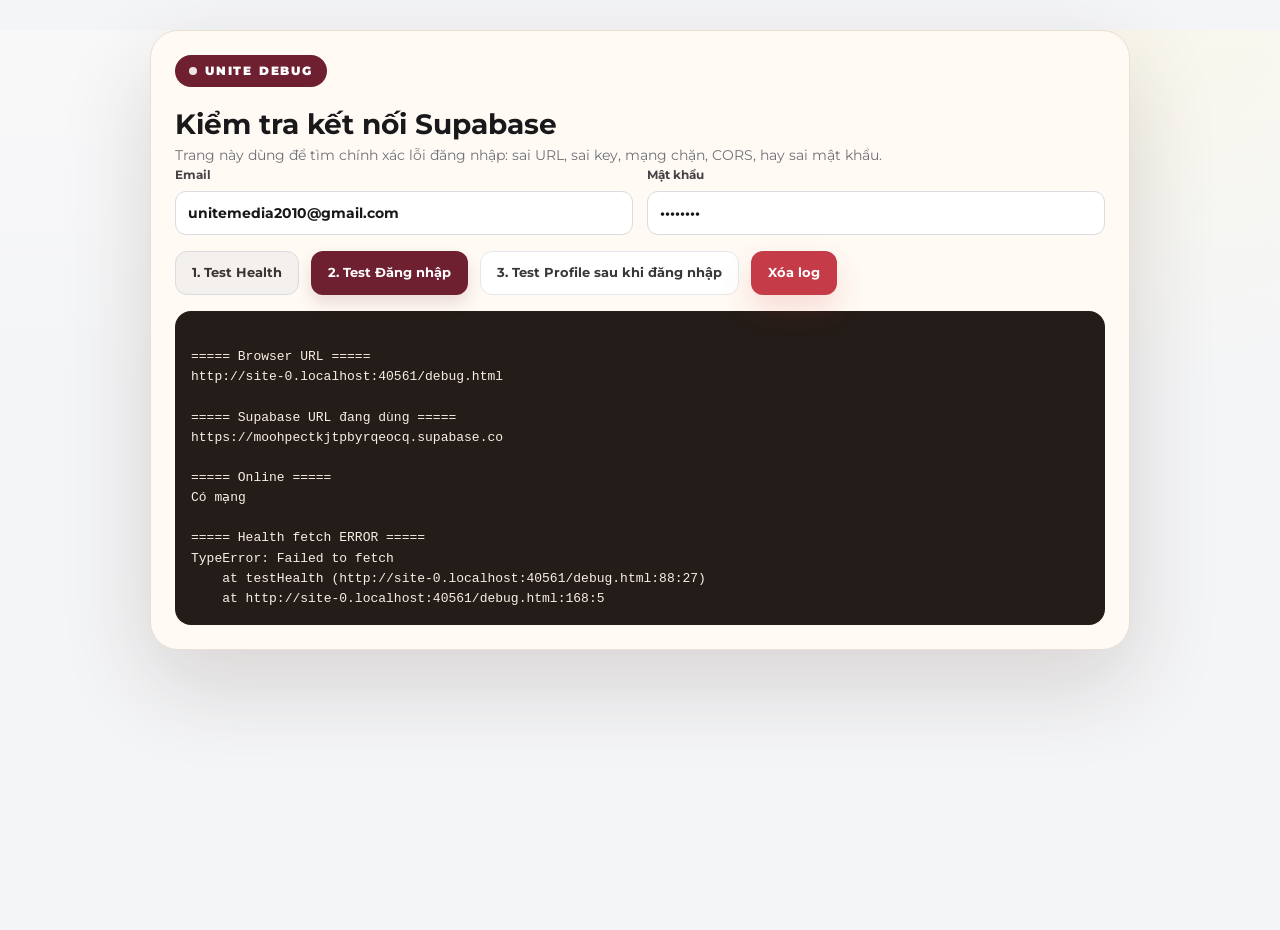
<file: debug.html>
<!doctype html>
<html lang="vi">
<head>
  <meta charset="utf-8" />
  <meta name="viewport" content="width=device-width,initial-scale=1" />
  <title>Unite Debug Supabase</title>
  <link rel="stylesheet" href="./css/style.css" />
  <link rel="stylesheet" href="./css/v13-enterprise-responsive.css" />
  <link rel="stylesheet" href="./css/v14-responsive-hotfix.css" />
  <style>
    .debug-box {
      max-width: 980px;
      margin: 30px auto;
      background: #fffaf4;
      border: 1px solid #e5d8ca;
      border-radius: 22px;
      padding: 24px;
      box-shadow: 0 20px 60px rgba(55,28,17,.10);
    }
    pre {
      white-space: pre-wrap;
      word-break: break-word;
      background: #241c18;
      color: #f8efe4;
      border-radius: 16px;
      padding: 16px;
      min-height: 180px;
      font-size: 13px;
      line-height: 1.55;
    }
    .debug-actions {
      display: flex;
      gap: 12px;
      flex-wrap: wrap;
      margin: 16px 0;
    }
  </style>
</head>
<body>
  <main class="debug-box">
    <div class="brand-badge">UNITE DEBUG</div>
    <h1>Kiểm tra kết nối Supabase</h1>
    <p class="muted">Trang này dùng để tìm chính xác lỗi đăng nhập: sai URL, sai key, mạng chặn, CORS, hay sai mật khẩu.</p>

    <div class="form-grid">
      <label>
        Email
        <input id="email" type="email" value="unitemedia2010@gmail.com" />
      </label>
      <label>
        Mật khẩu
        <input id="password" type="password" value="20102020" />
      </label>
    </div>

    <div class="debug-actions">
      <button id="runHealth" class="btn secondary">1. Test Health</button>
      <button id="runLogin" class="btn primary">2. Test Đăng nhập</button>
      <button id="runProfile" class="btn ghost">3. Test Profile sau khi đăng nhập</button>
      <button id="clearLog" class="btn danger">Xóa log</button>
    </div>

    <pre id="log"></pre>
  </main>

  <script>
    const SUPABASE_URL = "https://moohpectkjtpbyrqeocq.supabase.co";
    const SUPABASE_ANON_KEY = "eyJhbGciOiJIUzI1NiIsInR5cCI6IkpXVCJ9.eyJpc3MiOiJzdXBhYmFzZSIsInJlZiI6Im1vb2hwZWN0a2p0cGJ5cnFlb2NxIiwicm9sZSI6ImFub24iLCJpYXQiOjE3ODExNDE5NzEsImV4cCI6MjA5NjcxNzk3MX0.wOoq_SkvFJuLBYWIbGbJDFj7JfEK1_qHPt6uvlM5XcU";
    let session = null;

    const logEl = document.getElementById("log");

    function log(title, value) {
      const text = typeof value === "string" ? value : JSON.stringify(value, null, 2);
      logEl.textContent += `\n===== ${title} =====\n${text}\n`;
    }

    function logError(title, err) {
      logEl.textContent += `\n===== ${title} ERROR =====\n${err && err.stack ? err.stack : err}\n`;
    }

    async function testHealth() {
      log("Browser URL", location.href);
      log("Supabase URL đang dùng", SUPABASE_URL);
      log("Online", navigator.onLine ? "Có mạng" : "Không có mạng");

      try {
        const res = await fetch(`${SUPABASE_URL}/auth/v1/health`, {
          method: "GET",
          headers: {
            apikey: SUPABASE_ANON_KEY
          }
        });
        const text = await res.text();
        log("Health status", `${res.status} ${res.statusText}`);
        log("Health response", text);
      } catch (err) {
        logError("Health fetch", err);
      }
    }

    async function testLogin() {
      const email = document.getElementById("email").value.trim();
      const password = document.getElementById("password").value;

      try {
        const res = await fetch(`${SUPABASE_URL}/auth/v1/token?grant_type=password`, {
          method: "POST",
          headers: {
            apikey: SUPABASE_ANON_KEY,
            "Content-Type": "application/json"
          },
          body: JSON.stringify({ email, password })
        });

        const text = await res.text();
        let json;
        try { json = JSON.parse(text); } catch { json = text; }

        log("Login status", `${res.status} ${res.statusText}`);
        log("Login response", json);

        if (res.ok && json.access_token) {
          session = json;
          localStorage.setItem("uws_supabase_session", JSON.stringify(json));
          log("Login result", "Đăng nhập OK. Đã lưu session vào localStorage.");
        }
      } catch (err) {
        logError("Login fetch", err);
      }
    }

    async function testProfile() {
      try {
        const saved = session || JSON.parse(localStorage.getItem("uws_supabase_session") || "null");
        if (!saved?.access_token) {
          log("Profile test", "Chưa có session. Bấm Test Đăng nhập trước.");
          return;
        }

        const userId = saved.user?.id;
        log("User ID từ Auth", userId);

        const res = await fetch(`${SUPABASE_URL}/rest/v1/profiles?id=eq.${userId}&select=*`, {
          method: "GET",
          headers: {
            apikey: SUPABASE_ANON_KEY,
            Authorization: `Bearer ${saved.access_token}`
          }
        });

        const text = await res.text();
        let json;
        try { json = JSON.parse(text); } catch { json = text; }

        log("Profile status", `${res.status} ${res.statusText}`);
        log("Profile response", json);
      } catch (err) {
        logError("Profile fetch", err);
      }
    }

    document.getElementById("runHealth").addEventListener("click", testHealth);
    document.getElementById("runLogin").addEventListener("click", testLogin);
    document.getElementById("runProfile").addEventListener("click", testProfile);
    document.getElementById("clearLog").addEventListener("click", () => logEl.textContent = "");

    testHealth();
  </script>
</body>
</html>
</file>
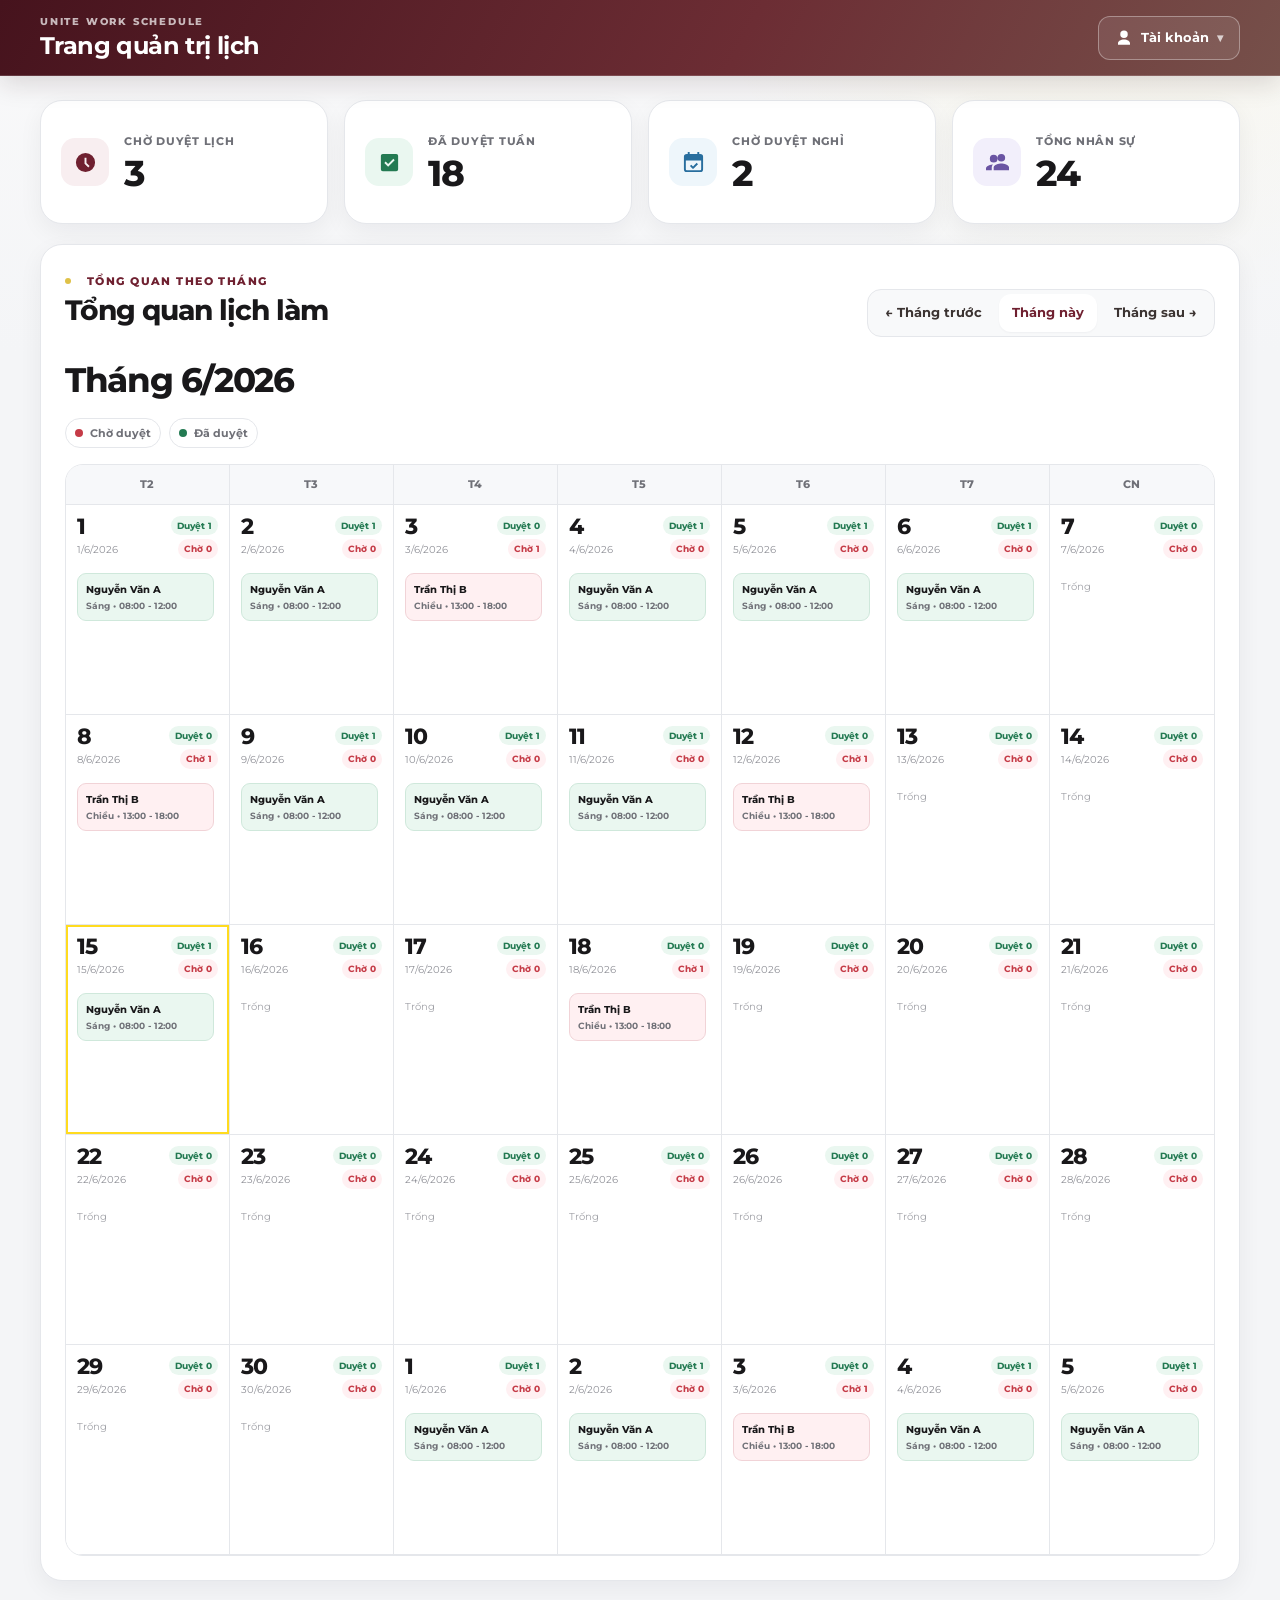
<file: preview-v13.html>
<!DOCTYPE html>

<html lang="vi">
<head>
<meta charset="utf-8"/>
<meta content="width=device-width,initial-scale=1" name="viewport"/>
<title>Unite Work Schedule | Admin</title>
<link href="./css/style.css" rel="stylesheet"/>
<link href="./css/v13-enterprise-responsive.css" rel="stylesheet"/>
<link href="./css/v14-responsive-hotfix.css" rel="stylesheet"/>
</head>
<body>
<header class="topbar admin">
<div>
<div class="brand-line">UNITE WORK SCHEDULE</div>
<h1>Trang quản trị lịch</h1>
</div>
<div class="topbar-actions">
<div class="account-menu-wrap">
<button aria-expanded="false" class="btn ghost light account-menu-btn" id="accountMenuBtn" type="button">
<span class="button-icon"><svg aria-hidden="true" viewbox="0 0 24 24"><path d="M12 12a5 5 0 1 0-5-5 5 5 0 0 0 5 5Zm0 2c-4.42 0-8 2.24-8 5v2h16v-2c0-2.76-3.58-5-8-5Z"></path></svg></span>
<span class="account-label">Tài khoản</span>
<span class="chevron">▾</span>
</button>
<div class="account-menu hidden" id="accountMenu">
<button id="changePasswordBtn" type="button">Đổi mật khẩu</button>
<button class="danger-link" id="logoutBtn" type="button">Đăng xuất</button>
</div>
</div>
</div>
</header>
<main class="container">
<section class="grid four">
<div class="panel metric"><div class="metric-icon"><svg aria-hidden="true" viewbox="0 0 24 24"><path d="M12 2a10 10 0 1 0 10 10A10.011 10.011 0 0 0 12 2Zm1 10.414 3.293 3.293-1.414 1.414L11 13.242V7h2Z"></path></svg></div><div class="metric-copy"><span>Chờ duyệt lịch</span><b id="pendingScheduleCount">3</b></div></div>
<div class="panel metric"><div class="metric-icon"><svg aria-hidden="true" viewbox="0 0 24 24"><path d="M19 3H5a2 2 0 0 0-2 2v14a2 2 0 0 0 2 2h14a2 2 0 0 0 2-2V5a2 2 0 0 0-2-2Zm-8.4 13.4-4-4L8 11l2.6 2.6L16 8.2l1.4 1.4Z"></path></svg></div><div class="metric-copy"><span>Đã duyệt tuần</span><b id="approvedWeekCount">18</b></div></div>
<div class="panel metric"><div class="metric-icon"><svg aria-hidden="true" viewbox="0 0 24 24"><path d="M19 3h-1V1h-2v2H8V1H6v2H5a3 3 0 0 0-3 3v13a3 3 0 0 0 3 3h14a3 3 0 0 0 3-3V6a3 3 0 0 0-3-3Zm1 16a1 1 0 0 1-1 1H5a1 1 0 0 1-1-1v-9h16Zm-3.293-5.293-4.5 4.5a1 1 0 0 1-1.414 0l-2.5-2.5 1.414-1.414 1.793 1.793 3.793-3.793Z"></path></svg></div><div class="metric-copy"><span>Chờ duyệt nghỉ</span><b id="pendingLeaveCount">2</b></div></div>
<div class="panel metric"><div class="metric-icon"><svg aria-hidden="true" viewbox="0 0 24 24"><path d="M16 11a4 4 0 1 0-4-4 4 4 0 0 0 4 4ZM8 12a4 4 0 1 0-4-4 4 4 0 0 0 4 4Zm8 1c-2.67 0-8 1.34-8 4v3h16v-3c0-2.66-5.33-4-8-4ZM8 14c-3.11 0-8 1.56-8 4v2h6v-3c0-1.12.44-2.12 1.21-3Z"></path></svg></div><div class="metric-copy"><span>Tổng nhân sự</span><b id="employeeCount">24</b></div></div>
</section>

<section class="panel">
<div class="section-head">
<div>
<p class="eyebrow">Tổng quan theo tháng</p>
<h2>Tổng quan lịch làm</h2>
</div>
<div class="month-actions">
<button class="btn secondary" id="adminPrevMonthBtn" type="button">← Tháng trước</button>
<button class="btn ghost" id="adminTodayBtn" type="button">Tháng này</button>
<button class="btn secondary" id="adminNextMonthBtn" type="button">Tháng sau →</button>
</div>
</div>
<div class="admin-month-title" id="adminMonthTitle">Tháng 6/2026</div>
<div class="calendar-legend admin-legend">
<span><i class="dot dot-pending"></i> Chờ duyệt</span>
<span><i class="dot dot-approved"></i> Đã duyệt</span>
</div>
<div class="calendar-shell admin-calendar-shell">
<div class="calendar-weekheads">
<div>T2</div><div>T3</div><div>T4</div><div>T5</div><div>T6</div><div>T7</div><div>CN</div>
</div>
<div class="admin-month-calendar" id="adminMonthSummary"><div class="calendar-cell admin-calendar-cell has-approved" data-date="2026-06-01"><div class="cell-top"><div><div class="date-number">1</div><div class="date-small">1/6/2026</div></div><div class="admin-day-stats"><span class="admin-chip ok">Duyệt 1</span><span class="admin-chip pending">Chờ 0</span></div></div><div class="admin-events-wrap"><div class="admin-event approved"><div class="admin-event-name">Nguyễn Văn A</div><div class="admin-event-meta">Sáng • 08:00 - 12:00</div></div></div></div><div class="calendar-cell admin-calendar-cell has-approved" data-date="2026-06-02"><div class="cell-top"><div><div class="date-number">2</div><div class="date-small">2/6/2026</div></div><div class="admin-day-stats"><span class="admin-chip ok">Duyệt 1</span><span class="admin-chip pending">Chờ 0</span></div></div><div class="admin-events-wrap"><div class="admin-event approved"><div class="admin-event-name">Nguyễn Văn A</div><div class="admin-event-meta">Sáng • 08:00 - 12:00</div></div></div></div><div class="calendar-cell admin-calendar-cell has-pending" data-date="2026-06-03"><div class="cell-top"><div><div class="date-number">3</div><div class="date-small">3/6/2026</div></div><div class="admin-day-stats"><span class="admin-chip ok">Duyệt 0</span><span class="admin-chip pending">Chờ 1</span></div></div><div class="admin-events-wrap"><div class="admin-event pending"><div class="admin-event-name">Trần Thị B</div><div class="admin-event-meta">Chiều • 13:00 - 18:00</div></div></div></div><div class="calendar-cell admin-calendar-cell has-approved" data-date="2026-06-04"><div class="cell-top"><div><div class="date-number">4</div><div class="date-small">4/6/2026</div></div><div class="admin-day-stats"><span class="admin-chip ok">Duyệt 1</span><span class="admin-chip pending">Chờ 0</span></div></div><div class="admin-events-wrap"><div class="admin-event approved"><div class="admin-event-name">Nguyễn Văn A</div><div class="admin-event-meta">Sáng • 08:00 - 12:00</div></div></div></div><div class="calendar-cell admin-calendar-cell has-approved" data-date="2026-06-05"><div class="cell-top"><div><div class="date-number">5</div><div class="date-small">5/6/2026</div></div><div class="admin-day-stats"><span class="admin-chip ok">Duyệt 1</span><span class="admin-chip pending">Chờ 0</span></div></div><div class="admin-events-wrap"><div class="admin-event approved"><div class="admin-event-name">Nguyễn Văn A</div><div class="admin-event-meta">Sáng • 08:00 - 12:00</div></div></div></div><div class="calendar-cell admin-calendar-cell has-approved" data-date="2026-06-06"><div class="cell-top"><div><div class="date-number">6</div><div class="date-small">6/6/2026</div></div><div class="admin-day-stats"><span class="admin-chip ok">Duyệt 1</span><span class="admin-chip pending">Chờ 0</span></div></div><div class="admin-events-wrap"><div class="admin-event approved"><div class="admin-event-name">Nguyễn Văn A</div><div class="admin-event-meta">Sáng • 08:00 - 12:00</div></div></div></div><div class="calendar-cell admin-calendar-cell" data-date="2026-06-07"><div class="cell-top"><div><div class="date-number">7</div><div class="date-small">7/6/2026</div></div><div class="admin-day-stats"><span class="admin-chip ok">Duyệt 0</span><span class="admin-chip pending">Chờ 0</span></div></div><div class="admin-events-wrap"><div class="admin-empty-cell">Trống</div></div></div><div class="calendar-cell admin-calendar-cell has-pending" data-date="2026-06-08"><div class="cell-top"><div><div class="date-number">8</div><div class="date-small">8/6/2026</div></div><div class="admin-day-stats"><span class="admin-chip ok">Duyệt 0</span><span class="admin-chip pending">Chờ 1</span></div></div><div class="admin-events-wrap"><div class="admin-event pending"><div class="admin-event-name">Trần Thị B</div><div class="admin-event-meta">Chiều • 13:00 - 18:00</div></div></div></div><div class="calendar-cell admin-calendar-cell has-approved" data-date="2026-06-09"><div class="cell-top"><div><div class="date-number">9</div><div class="date-small">9/6/2026</div></div><div class="admin-day-stats"><span class="admin-chip ok">Duyệt 1</span><span class="admin-chip pending">Chờ 0</span></div></div><div class="admin-events-wrap"><div class="admin-event approved"><div class="admin-event-name">Nguyễn Văn A</div><div class="admin-event-meta">Sáng • 08:00 - 12:00</div></div></div></div><div class="calendar-cell admin-calendar-cell has-approved" data-date="2026-06-10"><div class="cell-top"><div><div class="date-number">10</div><div class="date-small">10/6/2026</div></div><div class="admin-day-stats"><span class="admin-chip ok">Duyệt 1</span><span class="admin-chip pending">Chờ 0</span></div></div><div class="admin-events-wrap"><div class="admin-event approved"><div class="admin-event-name">Nguyễn Văn A</div><div class="admin-event-meta">Sáng • 08:00 - 12:00</div></div></div></div><div class="calendar-cell admin-calendar-cell has-approved" data-date="2026-06-11"><div class="cell-top"><div><div class="date-number">11</div><div class="date-small">11/6/2026</div></div><div class="admin-day-stats"><span class="admin-chip ok">Duyệt 1</span><span class="admin-chip pending">Chờ 0</span></div></div><div class="admin-events-wrap"><div class="admin-event approved"><div class="admin-event-name">Nguyễn Văn A</div><div class="admin-event-meta">Sáng • 08:00 - 12:00</div></div></div></div><div class="calendar-cell admin-calendar-cell has-pending" data-date="2026-06-12"><div class="cell-top"><div><div class="date-number">12</div><div class="date-small">12/6/2026</div></div><div class="admin-day-stats"><span class="admin-chip ok">Duyệt 0</span><span class="admin-chip pending">Chờ 1</span></div></div><div class="admin-events-wrap"><div class="admin-event pending"><div class="admin-event-name">Trần Thị B</div><div class="admin-event-meta">Chiều • 13:00 - 18:00</div></div></div></div><div class="calendar-cell admin-calendar-cell" data-date="2026-06-13"><div class="cell-top"><div><div class="date-number">13</div><div class="date-small">13/6/2026</div></div><div class="admin-day-stats"><span class="admin-chip ok">Duyệt 0</span><span class="admin-chip pending">Chờ 0</span></div></div><div class="admin-events-wrap"><div class="admin-empty-cell">Trống</div></div></div><div class="calendar-cell admin-calendar-cell" data-date="2026-06-14"><div class="cell-top"><div><div class="date-number">14</div><div class="date-small">14/6/2026</div></div><div class="admin-day-stats"><span class="admin-chip ok">Duyệt 0</span><span class="admin-chip pending">Chờ 0</span></div></div><div class="admin-events-wrap"><div class="admin-empty-cell">Trống</div></div></div><div class="calendar-cell admin-calendar-cell is-today has-approved" data-date="2026-06-15"><div class="cell-top"><div><div class="date-number">15</div><div class="date-small">15/6/2026</div></div><div class="admin-day-stats"><span class="admin-chip ok">Duyệt 1</span><span class="admin-chip pending">Chờ 0</span></div></div><div class="admin-events-wrap"><div class="admin-event approved"><div class="admin-event-name">Nguyễn Văn A</div><div class="admin-event-meta">Sáng • 08:00 - 12:00</div></div></div></div><div class="calendar-cell admin-calendar-cell" data-date="2026-06-16"><div class="cell-top"><div><div class="date-number">16</div><div class="date-small">16/6/2026</div></div><div class="admin-day-stats"><span class="admin-chip ok">Duyệt 0</span><span class="admin-chip pending">Chờ 0</span></div></div><div class="admin-events-wrap"><div class="admin-empty-cell">Trống</div></div></div><div class="calendar-cell admin-calendar-cell" data-date="2026-06-17"><div class="cell-top"><div><div class="date-number">17</div><div class="date-small">17/6/2026</div></div><div class="admin-day-stats"><span class="admin-chip ok">Duyệt 0</span><span class="admin-chip pending">Chờ 0</span></div></div><div class="admin-events-wrap"><div class="admin-empty-cell">Trống</div></div></div><div class="calendar-cell admin-calendar-cell has-pending" data-date="2026-06-18"><div class="cell-top"><div><div class="date-number">18</div><div class="date-small">18/6/2026</div></div><div class="admin-day-stats"><span class="admin-chip ok">Duyệt 0</span><span class="admin-chip pending">Chờ 1</span></div></div><div class="admin-events-wrap"><div class="admin-event pending"><div class="admin-event-name">Trần Thị B</div><div class="admin-event-meta">Chiều • 13:00 - 18:00</div></div></div></div><div class="calendar-cell admin-calendar-cell" data-date="2026-06-19"><div class="cell-top"><div><div class="date-number">19</div><div class="date-small">19/6/2026</div></div><div class="admin-day-stats"><span class="admin-chip ok">Duyệt 0</span><span class="admin-chip pending">Chờ 0</span></div></div><div class="admin-events-wrap"><div class="admin-empty-cell">Trống</div></div></div><div class="calendar-cell admin-calendar-cell" data-date="2026-06-20"><div class="cell-top"><div><div class="date-number">20</div><div class="date-small">20/6/2026</div></div><div class="admin-day-stats"><span class="admin-chip ok">Duyệt 0</span><span class="admin-chip pending">Chờ 0</span></div></div><div class="admin-events-wrap"><div class="admin-empty-cell">Trống</div></div></div><div class="calendar-cell admin-calendar-cell" data-date="2026-06-21"><div class="cell-top"><div><div class="date-number">21</div><div class="date-small">21/6/2026</div></div><div class="admin-day-stats"><span class="admin-chip ok">Duyệt 0</span><span class="admin-chip pending">Chờ 0</span></div></div><div class="admin-events-wrap"><div class="admin-empty-cell">Trống</div></div></div><div class="calendar-cell admin-calendar-cell" data-date="2026-06-22"><div class="cell-top"><div><div class="date-number">22</div><div class="date-small">22/6/2026</div></div><div class="admin-day-stats"><span class="admin-chip ok">Duyệt 0</span><span class="admin-chip pending">Chờ 0</span></div></div><div class="admin-events-wrap"><div class="admin-empty-cell">Trống</div></div></div><div class="calendar-cell admin-calendar-cell" data-date="2026-06-23"><div class="cell-top"><div><div class="date-number">23</div><div class="date-small">23/6/2026</div></div><div class="admin-day-stats"><span class="admin-chip ok">Duyệt 0</span><span class="admin-chip pending">Chờ 0</span></div></div><div class="admin-events-wrap"><div class="admin-empty-cell">Trống</div></div></div><div class="calendar-cell admin-calendar-cell" data-date="2026-06-24"><div class="cell-top"><div><div class="date-number">24</div><div class="date-small">24/6/2026</div></div><div class="admin-day-stats"><span class="admin-chip ok">Duyệt 0</span><span class="admin-chip pending">Chờ 0</span></div></div><div class="admin-events-wrap"><div class="admin-empty-cell">Trống</div></div></div><div class="calendar-cell admin-calendar-cell" data-date="2026-06-25"><div class="cell-top"><div><div class="date-number">25</div><div class="date-small">25/6/2026</div></div><div class="admin-day-stats"><span class="admin-chip ok">Duyệt 0</span><span class="admin-chip pending">Chờ 0</span></div></div><div class="admin-events-wrap"><div class="admin-empty-cell">Trống</div></div></div><div class="calendar-cell admin-calendar-cell" data-date="2026-06-26"><div class="cell-top"><div><div class="date-number">26</div><div class="date-small">26/6/2026</div></div><div class="admin-day-stats"><span class="admin-chip ok">Duyệt 0</span><span class="admin-chip pending">Chờ 0</span></div></div><div class="admin-events-wrap"><div class="admin-empty-cell">Trống</div></div></div><div class="calendar-cell admin-calendar-cell" data-date="2026-06-27"><div class="cell-top"><div><div class="date-number">27</div><div class="date-small">27/6/2026</div></div><div class="admin-day-stats"><span class="admin-chip ok">Duyệt 0</span><span class="admin-chip pending">Chờ 0</span></div></div><div class="admin-events-wrap"><div class="admin-empty-cell">Trống</div></div></div><div class="calendar-cell admin-calendar-cell" data-date="2026-06-28"><div class="cell-top"><div><div class="date-number">28</div><div class="date-small">28/6/2026</div></div><div class="admin-day-stats"><span class="admin-chip ok">Duyệt 0</span><span class="admin-chip pending">Chờ 0</span></div></div><div class="admin-events-wrap"><div class="admin-empty-cell">Trống</div></div></div><div class="calendar-cell admin-calendar-cell" data-date="2026-06-29"><div class="cell-top"><div><div class="date-number">29</div><div class="date-small">29/6/2026</div></div><div class="admin-day-stats"><span class="admin-chip ok">Duyệt 0</span><span class="admin-chip pending">Chờ 0</span></div></div><div class="admin-events-wrap"><div class="admin-empty-cell">Trống</div></div></div><div class="calendar-cell admin-calendar-cell" data-date="2026-06-30"><div class="cell-top"><div><div class="date-number">30</div><div class="date-small">30/6/2026</div></div><div class="admin-day-stats"><span class="admin-chip ok">Duyệt 0</span><span class="admin-chip pending">Chờ 0</span></div></div><div class="admin-events-wrap"><div class="admin-empty-cell">Trống</div></div></div><div class="calendar-cell admin-calendar-cell has-approved" data-date="2026-06-01"><div class="cell-top"><div><div class="date-number">1</div><div class="date-small">1/6/2026</div></div><div class="admin-day-stats"><span class="admin-chip ok">Duyệt 1</span><span class="admin-chip pending">Chờ 0</span></div></div><div class="admin-events-wrap"><div class="admin-event approved"><div class="admin-event-name">Nguyễn Văn A</div><div class="admin-event-meta">Sáng • 08:00 - 12:00</div></div></div></div><div class="calendar-cell admin-calendar-cell has-approved" data-date="2026-06-02"><div class="cell-top"><div><div class="date-number">2</div><div class="date-small">2/6/2026</div></div><div class="admin-day-stats"><span class="admin-chip ok">Duyệt 1</span><span class="admin-chip pending">Chờ 0</span></div></div><div class="admin-events-wrap"><div class="admin-event approved"><div class="admin-event-name">Nguyễn Văn A</div><div class="admin-event-meta">Sáng • 08:00 - 12:00</div></div></div></div><div class="calendar-cell admin-calendar-cell has-pending" data-date="2026-06-03"><div class="cell-top"><div><div class="date-number">3</div><div class="date-small">3/6/2026</div></div><div class="admin-day-stats"><span class="admin-chip ok">Duyệt 0</span><span class="admin-chip pending">Chờ 1</span></div></div><div class="admin-events-wrap"><div class="admin-event pending"><div class="admin-event-name">Trần Thị B</div><div class="admin-event-meta">Chiều • 13:00 - 18:00</div></div></div></div><div class="calendar-cell admin-calendar-cell has-approved" data-date="2026-06-04"><div class="cell-top"><div><div class="date-number">4</div><div class="date-small">4/6/2026</div></div><div class="admin-day-stats"><span class="admin-chip ok">Duyệt 1</span><span class="admin-chip pending">Chờ 0</span></div></div><div class="admin-events-wrap"><div class="admin-event approved"><div class="admin-event-name">Nguyễn Văn A</div><div class="admin-event-meta">Sáng • 08:00 - 12:00</div></div></div></div><div class="calendar-cell admin-calendar-cell has-approved" data-date="2026-06-05"><div class="cell-top"><div><div class="date-number">5</div><div class="date-small">5/6/2026</div></div><div class="admin-day-stats"><span class="admin-chip ok">Duyệt 1</span><span class="admin-chip pending">Chờ 0</span></div></div><div class="admin-events-wrap"><div class="admin-event approved"><div class="admin-event-name">Nguyễn Văn A</div><div class="admin-event-meta">Sáng • 08:00 - 12:00</div></div></div></div></div>
</div>

</section>




</main>
<div class="uws-modal hidden" id="deleteScheduleModal">
<div class="uws-modal-backdrop" data-close-delete-modal=""></div>
<div class="uws-modal-card delete-modal-card">
<div class="modal-head">
<div>
<p class="eyebrow">Xác nhận bảo mật</p>
<h2>Xóa toàn bộ lịch làm?</h2>
<p class="muted">Thao tác này sẽ xóa tất cả lịch làm và yêu cầu xin nghỉ liên quan. Trước khi xóa, hệ thống sẽ gửi thông báo đến toàn bộ tài khoản TTS/NVPT đang hoạt động.</p>
</div>
<button class="modal-close" data-close-delete-modal="" type="button">×</button>
</div>
<div class="delete-warning-box">
<b>Lưu ý:</b>
<span>Thao tác không thể hoàn tác. Để xác nhận, admin phải nhập đúng mật khẩu đăng nhập hiện tại.</span>
</div>
<label class="full">
        Nhập lại mật khẩu admin
        <input autocomplete="current-password" id="deleteConfirmPassword" placeholder="Nhập mật khẩu để xác nhận xóa" type="password"/>
</label>
<div class="actions modal-actions">
<button class="btn danger" id="confirmDeleteAllScheduleBtn" type="button">Xác nhận xóa</button>
<button class="btn ghost" data-close-delete-modal="" type="button">Hủy</button>
</div>
<p class="message" id="deleteScheduleMessage"></p>
</div>
</div>
<div class="uws-modal hidden" id="changePasswordModal">
<div class="uws-modal-backdrop" data-close-password-modal=""></div>
<div class="uws-modal-card password-modal-card">
<div class="modal-head">
<div>
<p class="eyebrow">Bảo mật tài khoản</p>
<h2>Đổi mật khẩu</h2>
<p class="muted">Leader/Admin nhập mật khẩu hiện tại để xác nhận trước khi đổi mật khẩu mới.</p>
</div>
<button class="modal-close" data-close-password-modal="" type="button">×</button>
</div>
<div class="form-stack password-form">
<label>
          Mật khẩu hiện tại
          <input autocomplete="current-password" id="currentPasswordInput" placeholder="Nhập mật khẩu đang dùng" type="password"/>
</label>
<label>
          Mật khẩu mới
          <input autocomplete="new-password" id="newPasswordInput" placeholder="Tối thiểu 8 ký tự" type="password"/>
</label>
<label>
          Nhập lại mật khẩu mới
          <input autocomplete="new-password" id="confirmNewPasswordInput" placeholder="Nhập lại mật khẩu mới" type="password"/>
</label>
</div>
<div class="password-rules">
<span>Mật khẩu mới nên có ít nhất 8 ký tự.</span>
<span>Sau khi đổi thành công, có thể tiếp tục dùng phiên hiện tại hoặc đăng xuất đăng nhập lại.</span>
</div>
<div class="actions modal-actions">
<button class="btn primary" id="submitChangePasswordBtn" type="button">Cập nhật mật khẩu</button>
<button class="btn ghost" data-close-password-modal="" type="button">Hủy</button>
</div>
<p class="message" id="changePasswordMessage"></p>
</div>
</div>


</body>
</html>
</file>
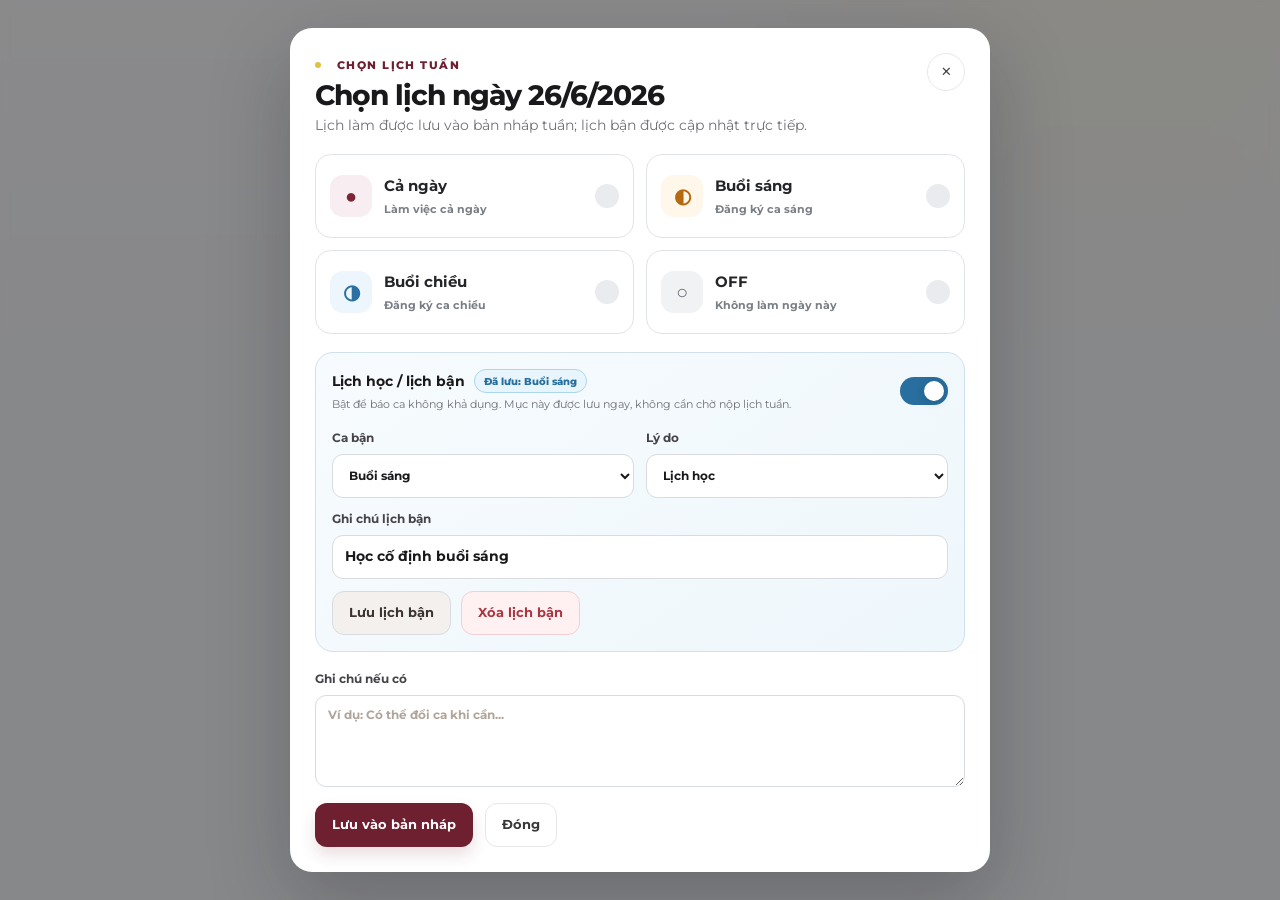
<file: preview.html>
<!DOCTYPE html>

<html lang="vi">
<head>
<meta charset="utf-8"/>
<meta content="width=device-width,initial-scale=1" name="viewport"/>
<title>Unite Work Schedule | Nhân sự</title>
<link href="./css/app.css?v=23" rel="stylesheet"/>
</head>
<body>
<header class="topbar" style="display:none">
<div>
<div class="brand-line">UNITE WORK SCHEDULE</div>
<h1>Trang đăng ký lịch</h1>
</div>
<div class="topbar-actions">
<button aria-label="Thông báo" class="btn ghost icon-btn" id="notificationBtn" type="button">
<span class="button-icon"><svg aria-hidden="true" viewbox="0 0 24 24"><path d="M12 22a2.5 2.5 0 0 0 2.45-2h-4.9A2.5 2.5 0 0 0 12 22Zm7-6v-5a7 7 0 0 0-5-6.71V3a2 2 0 0 0-4 0v1.29A7 7 0 0 0 5 11v5l-2 2v1h18v-1Z"></path></svg></span>
<span>Thông báo</span>
<b class="notif-badge hidden" id="notificationBadge">0</b>
</button>
<div class="account-menu-wrap">
<button aria-expanded="false" class="btn ghost account-menu-btn" id="accountMenuBtn" type="button">
<span class="button-icon"><svg aria-hidden="true" viewbox="0 0 24 24"><path d="M12 12a5 5 0 1 0-5-5 5 5 0 0 0 5 5Zm0 2c-4.42 0-8 2.24-8 5v2h16v-2c0-2.76-3.58-5-8-5Z"></path></svg></span>
<span class="account-label">Tài khoản</span>
<span class="chevron">▾</span>
</button>
<div class="account-menu hidden" id="accountMenu">
<button id="editProfileBtn" type="button">Sửa tên</button>
<button id="changePasswordBtn" type="button">Đổi mật khẩu</button>
<button class="danger-link" id="logoutBtn" type="button">Đăng xuất</button>
</div>
</div>
</div>
</header>
<div aria-live="polite" class="toast-host" id="toastHost"></div>
<main class="container employee-app" style="display:none">
<section class="employee-hero">
<div>
<p class="eyebrow">Tài khoản</p>
<h2 id="welcomeName">Xin chào</h2>
<p class="muted" id="profileLine">Đang tải thông tin...</p>
</div>
<div class="progress-card">
<div class="progress-head">
<span>Tiến độ tháng</span>
<b id="progressText">0 / 0 ngày</b>
</div>
<div class="progress-track">
<div class="progress-fill" id="progressFill"></div>
</div>
</div>
</section>
<section class="grid four">
<div class="panel metric compact"><div class="metric-icon"><svg aria-hidden="true" viewbox="0 0 24 24"><path d="M19 3H5a2 2 0 0 0-2 2v14a2 2 0 0 0 2 2h14a2 2 0 0 0 2-2V5a2 2 0 0 0-2-2Zm-8.4 13.4-4-4L8 11l2.6 2.6L16 8.2l1.4 1.4Z"></path></svg></div><div class="metric-copy"><span>Đã duyệt</span><b id="approvedDays">0</b></div></div>
<div class="panel metric compact"><div class="metric-icon"><svg aria-hidden="true" viewbox="0 0 24 24"><path d="M12 2a10 10 0 1 0 10 10A10.011 10.011 0 0 0 12 2Zm1 10.414 3.293 3.293-1.414 1.414L11 13.242V7h2Z"></path></svg></div><div class="metric-copy"><span>Chờ duyệt</span><b id="pendingDays">0</b></div></div>
<div class="panel metric compact"><div class="metric-icon"><svg aria-hidden="true" viewbox="0 0 24 24"><path d="M19 3h-1V1h-2v2H8V1H6v2H5a3 3 0 0 0-3 3v13a3 3 0 0 0 3 3h14a3 3 0 0 0 3-3V6a3 3 0 0 0-3-3Zm1 16a1 1 0 0 1-1 1H5a1 1 0 0 1-1-1v-9h16Zm-3.293-5.293-4.5 4.5a1 1 0 0 1-1.414 0l-2.5-2.5 1.414-1.414 1.793 1.793 3.793-3.793Z"></path></svg></div><div class="metric-copy"><span>Đã xin nghỉ</span><b id="leaveDays">0</b></div></div>
<div class="panel metric compact"><div class="metric-icon"><svg aria-hidden="true" viewbox="0 0 24 24"><path d="M12 2a10 10 0 1 0 10 10A10.011 10.011 0 0 0 12 2Zm0 16a6 6 0 1 1 6-6 6.007 6.007 0 0 1-6 6Zm0-4a2 2 0 1 1 2-2 2 2 0 0 1-2 2Z"></path></svg></div><div class="metric-copy"><span>Chỉ tiêu tháng</span><b id="targetDays">0</b></div></div>
</section>
<section class="panel">
<div class="month-toolbar">
<div>
<p class="eyebrow">Lịch làm tháng</p>
<h2 id="monthTitle">Tháng</h2>
<p class="muted">Chọn lịch theo từng ngày; bản nháp được gom theo tuần và gửi cho HR vào Thứ Bảy.</p>
</div>
<div class="month-actions">
<button class="btn secondary" id="prevMonthBtn" type="button">← Tháng trước</button>
<button class="btn ghost" id="todayBtn" type="button">Tháng này</button>
<button class="btn secondary" id="nextMonthBtn" type="button">Tháng sau →</button>
</div>
</div>
<div class="calendar-legend">
<span><i class="dot dot-pending"></i> Chờ duyệt</span>
<span><i class="dot dot-approved"></i> Đã duyệt</span>
<span><i class="dot dot-leave"></i> Xin nghỉ</span>
<span><i class="dot dot-draft"></i> Bản nháp</span>
<span><i class="dot dot-off"></i> OFF đã chốt</span>
<span><i class="dot dot-busy"></i> Lịch học/bận</span>
</div>
<div class="calendar-shell">
<div class="calendar-weekheads">
<div>T2</div>
<div>T3</div>
<div>T4</div>
<div>T5</div>
<div>T6</div>
<div>T7</div>
<div>CN</div>
</div>
<div class="month-calendar" id="monthCalendar"></div>
</div>
<p aria-live="polite" class="message" id="calendarMessage"></p>
</section>
<section class="panel draft-review-panel" id="draftReviewPanel">
<div class="section-head draft-review-head">
<div>
<p class="eyebrow">Bản nháp lịch tuần</p>
<h2 id="draftWeekTitle">Tuần đăng ký</h2>
<p class="muted">Chọn lịch từ Thứ Hai đến Thứ Bảy. Bạn có thể sửa hoặc xóa từng ngày; lịch chỉ được gửi lên HR khi bấm <b>Nộp lịch tuần</b>.</p>
</div>
<div aria-label="Chuyển tuần đăng ký" class="draft-week-nav">
<button class="btn ghost" id="prevDraftWeekBtn" type="button">← Tuần trước</button>
<button class="btn secondary" id="currentDraftWeekBtn" type="button">Tuần cần đăng ký</button>
<button class="btn ghost" id="nextDraftWeekBtn" type="button">Tuần sau →</button>
</div>
</div>
<div class="draft-review-actions weekly-submit-actions">
<span class="draft-count-badge" id="draftReviewCount">0 ngày đã chọn</span>
<button class="btn ghost" id="clearDraftBtn" type="button">Xóa bản nháp tuần</button>
<button class="btn primary" id="submitWeekScheduleBtn" type="button">Nộp lịch tuần</button>
</div>
<div class="draft-review-list" id="draftReviewList">
<div class="empty-row">Chưa chọn lịch cho tuần này.</div>
</div>
<p aria-live="polite" class="message" id="draftReviewMessage"></p>
</section>
<section class="panel">
<div class="tabs">
<button class="tab-btn active" data-tab="tabMine" type="button">Lịch của tôi</button>
<button class="tab-btn" data-tab="tabGuide" type="button">Hướng dẫn</button>
</div>
<div class="tab-panel active" id="tabMine">
<div class="section-head">
<div>
<p class="eyebrow">Theo dõi</p>
<h2>Lịch đã nộp trong tháng</h2>
<p class="muted">Lịch học/lịch bận được cập nhật trực tiếp trong popup của từng ngày.</p>
</div>
<button class="btn ghost" id="refreshMineBtn" type="button">Làm mới</button>
</div>
<div class="table-wrap">
<table>
<thead><tr><th>Ngày</th><th>Ca</th><th>Trạng thái</th><th>Ghi chú</th></tr></thead>
<tbody id="myScheduleTable"></tbody>
</table>
</div>
</div>
<div class="tab-panel" id="tabGuide">
<div class="guide-grid">
<div><h3>Đăng ký lịch tuần</h3><p>Bấm ngày từ Thứ Hai đến Thứ Bảy, chọn ca và lưu vào bản nháp. HR nhận lịch sau khi bạn bấm <b>Nộp lịch tuần</b>.</p></div>
<div><h3>Lịch học / lịch bận</h3><p>Ngay trong popup chọn lịch, bật mục lịch bận, chọn ca bận và lý do. Lịch bận được lưu ngay và có nút xóa khi không còn áp dụng.</p></div>
<div><h3>Xin nghỉ linh hoạt</h3><p>Sau khi lịch được duyệt, bạn có thể xin nghỉ cả ca, nửa đầu ca, nửa cuối ca hoặc chọn chính xác khoảng giờ.</p></div>
<div><h3>Chủ Nhật</h3><p>Chủ Nhật là ngày nghỉ hàng tuần nên hệ thống khóa đăng ký lịch làm, OFF và lịch bận.</p></div>
</div>
</div>
</section>
</main>
<div class="uws-modal" id="registerModal">
<div class="uws-modal-backdrop" data-close-modal=""></div>
<div class="uws-modal-card schedule-choice-modal">
<div class="modal-head">
<div>
<p class="eyebrow">Chọn lịch tuần</p>
<h2 id="registerModalTitle">Chọn lịch ngày 26/6/2026</h2>
<p class="muted" id="registerModalMeta">Lịch làm được lưu vào bản nháp tuần; lịch bận được cập nhật trực tiếp.</p>
</div>
<button class="modal-close" data-close-modal="" type="button">×</button>
</div>
<div aria-label="Chọn lịch làm" class="schedule-choice-grid" role="radiogroup">
<label class="schedule-choice-card full-day">
<input id="regFullDay" name="registerShift" type="radio" value="full_day"/>
<span class="choice-icon">●</span>
<span class="choice-copy"><b>Cả ngày</b><small>Làm việc cả ngày</small></span>
<span class="choice-check">✓</span>
</label>
<label class="schedule-choice-card morning">
<input id="regMorning" name="registerShift" type="radio" value="morning"/>
<span class="choice-icon">◐</span>
<span class="choice-copy"><b>Buổi sáng</b><small>Đăng ký ca sáng</small></span>
<span class="choice-check">✓</span>
</label>
<label class="schedule-choice-card afternoon">
<input id="regAfternoon" name="registerShift" type="radio" value="afternoon"/>
<span class="choice-icon">◑</span>
<span class="choice-copy"><b>Buổi chiều</b><small>Đăng ký ca chiều</small></span>
<span class="choice-check">✓</span>
</label>
<label class="schedule-choice-card off">
<input id="regOff" name="registerShift" type="radio" value="off"/>
<span class="choice-icon">○</span>
<span class="choice-copy"><b>OFF</b><small>Không làm ngày này</small></span>
<span class="choice-check">✓</span>
</label>
</div><section aria-labelledby="registerBusyTitle" class="register-busy-card">
<div class="busy-toggle-row">
<div>
<div class="register-busy-heading">
<strong id="registerBusyTitle">Lịch học / lịch bận</strong>
<span class="busy-state-badge is-active" id="registerBusyState">Đã lưu: Buổi sáng</span>
</div>
<small>Bật để báo ca không khả dụng. Mục này được lưu ngay, không cần chờ nộp lịch tuần.</small>
</div>
<label aria-label="Bật lịch học hoặc lịch bận" class="switch-control">
<input checked="checked" id="registerBusyToggle" type="checkbox"/>
<span></span>
</label>
</div>
<div class="busy-inline-fields" id="registerBusyFields">
<label>Ca bận
      <select id="registerBusyShift">
<option value="morning">Buổi sáng</option>
<option value="afternoon">Buổi chiều</option>
<option value="full_day">Cả ngày</option>
</select>
</label>
<label>Lý do
      <select id="registerBusyReason">
<option value="school">Lịch học</option>
<option value="exam">Thi / kiểm tra</option>
<option value="personal">Việc cá nhân</option>
<option value="family">Việc gia đình</option>
<option value="other">Khác</option>
</select>
</label>
<label class="busy-note-field">Ghi chú lịch bận
      <input id="registerBusyNote" placeholder="Ví dụ: Học cố định buổi sáng" type="text" value="Học cố định buổi sáng"/>
</label>
<div class="busy-inline-actions register-busy-actions">
<button class="btn secondary" id="saveRegisterBusyBtn" type="button">Lưu lịch bận</button>
<button class="btn danger-soft" id="deleteRegisterBusyBtn" type="button">Xóa lịch bận</button>
</div>
<p aria-live="polite" class="message" id="registerBusyMessage"></p>
</div>
</section>
<label class="full">
        Ghi chú nếu có
        <textarea id="registerNote" placeholder="Ví dụ: Có thể đổi ca khi cần..." rows="3"></textarea>
</label>
<div class="actions modal-actions schedule-choice-actions">
<button class="btn primary" id="saveDraftDayBtn" type="button">Lưu vào bản nháp</button>
<button class="btn danger-soft hidden" id="deleteDraftDayBtn" type="button">Xóa lựa chọn ngày này</button>
<button class="btn ghost" data-close-modal="" type="button">Đóng</button>
</div>
<p aria-live="polite" class="message" id="registerMessage"></p>
</div>
</div>
<div class="uws-modal hidden" id="leaveModal">
<div class="uws-modal-backdrop" data-close-modal=""></div>
<div class="uws-modal-card">
<div class="modal-head">
<div>
<p class="eyebrow">Xin nghỉ</p>
<h2 id="leaveModalTitle">Xin nghỉ ngày</h2>
<p class="muted">Chỉ gửi khi lịch đã được admin duyệt; có thể xin nghỉ toàn ca hoặc theo giờ.</p>
</div>
<button class="modal-close" data-close-modal="" type="button">×</button>
</div>
<div class="form-grid">
<label>Lịch đã duyệt <select id="leaveScheduleSelect"></select></label>
<label>
          Lý do nghỉ
          <select id="leaveType">
<option value="sick">Ốm</option>
<option value="personal">Việc cá nhân</option>
<option value="school">Lịch học phát sinh</option>
<option value="exam">Thi / kiểm tra</option>
<option value="family">Việc gia đình</option>
<option value="other">Khác</option>
</select>
</label>
<label>
  Phạm vi nghỉ
  <select id="leavePeriod">
<option value="full_shift">Toàn bộ ca</option>
<option value="first_half">Nửa đầu ca</option>
<option value="last_half">Nửa cuối ca</option>
<option value="custom">Chọn giờ cụ thể</option>
</select>
</label></div>
<div class="leave-time-fields hidden" id="leaveCustomTimeFields">
<label>Từ giờ <input id="leaveStartTime" step="900" type="time"/></label>
<label>Đến giờ <input id="leaveEndTime" step="900" type="time"/></label>
</div>
<p class="field-hint" id="leavePeriodHint"></p>
<label class="full">
        Ghi chú xin nghỉ
        <textarea id="leaveNote" placeholder="Ghi rõ lý do để admin xét duyệt" rows="3"></textarea>
</label>
<div class="actions modal-actions">
<button class="btn danger" id="submitLeaveBtn" type="button">Gửi yêu cầu xin nghỉ</button>
<button class="btn ghost" data-close-modal="" type="button">Hủy</button>
</div>
<p aria-live="polite" class="message" id="leaveMessage"></p>
</div>
</div>
<div class="uws-modal hidden" id="notificationModal">
<div class="uws-modal-backdrop" data-close-modal=""></div>
<div class="uws-modal-card notify-modal-card">
<div class="modal-head">
<div>
<p class="eyebrow">Lịch sử thông báo</p>
<h2>Thông báo của bạn</h2>
<p class="muted">Các thông báo hành động sẽ được lưu tại đây cho đến khi bạn vào xem.</p>
</div>
<button class="modal-close" data-close-modal="" type="button">×</button>
</div>
<div class="notify-modal-toolbar">
<button class="btn ghost" id="clearNotificationsBtn" type="button">Xóa tất cả</button>
</div>
<div class="notification-list" id="notificationList"></div>
</div>
</div>
<div class="uws-modal hidden" id="profileModal">
<div class="uws-modal-backdrop" data-close-modal=""></div>
<div class="uws-modal-card profile-modal-card">
<div class="modal-head">
<div>
<p class="eyebrow">Hồ sơ cá nhân</p>
<h2>Cập nhật tên hiển thị</h2>
<p class="muted">Nhập đúng họ tên để admin nhìn thấy tên thật trên lịch làm.</p>
</div>
<button class="modal-close" data-close-modal="" type="button">×</button>
</div>
<div class="form-stack profile-form">
<label>
          Họ tên hiển thị
          <input autocomplete="name" id="profileFullNameInput" placeholder="Ví dụ: Nguyễn Văn A" type="text"/>
</label>
<label>
          Số điện thoại nếu có
          <input autocomplete="tel" id="profilePhoneInput" placeholder="Nhập số điện thoại nếu muốn cập nhật" type="text"/>
</label>
</div>
<div class="actions modal-actions">
<button class="btn primary" id="submitProfileBtn" type="button">Lưu hồ sơ</button>
<button class="btn ghost" data-close-modal="" type="button">Hủy</button>
</div>
<p aria-live="polite" class="message" id="profileMessage"></p>
</div>
</div>
<div class="uws-modal hidden" id="changePasswordModal">
<div class="uws-modal-backdrop" data-close-modal=""></div>
<div class="uws-modal-card password-modal-card">
<div class="modal-head">
<div>
<p class="eyebrow">Bảo mật tài khoản</p>
<h2>Đổi mật khẩu</h2>
<p class="muted">Nhập mật khẩu hiện tại để xác nhận, sau đó đặt mật khẩu mới.</p>
</div>
<button class="modal-close" data-close-modal="" type="button">×</button>
</div>
<div class="form-stack password-form">
<label>
          Mật khẩu hiện tại
          <input autocomplete="current-password" id="currentPasswordInput" placeholder="Nhập mật khẩu đang dùng" type="password"/>
</label>
<label>
          Mật khẩu mới
          <input autocomplete="new-password" id="newPasswordInput" placeholder="Tối thiểu 8 ký tự" type="password"/>
</label>
<label>
          Nhập lại mật khẩu mới
          <input autocomplete="new-password" id="confirmNewPasswordInput" placeholder="Nhập lại mật khẩu mới" type="password"/>
</label>
</div>
<div class="password-rules">
<span>Mật khẩu mới nên có ít nhất 8 ký tự.</span>
<span>Không dùng lại mật khẩu quá dễ đoán như 12345678.</span>
</div>
<div class="actions modal-actions">
<button class="btn primary" id="submitChangePasswordBtn" type="button">Cập nhật mật khẩu</button>
<button class="btn ghost" data-close-modal="" type="button">Hủy</button>
</div>
<p aria-live="polite" class="message" id="changePasswordMessage"></p>
</div>
</div>



</body>
</html>
</file>
<file: css/style.css>
@import url("https://fonts.googleapis.com/css2?family=Montserrat:wght@400;500;600;700;800;900&display=swap");

/* =========================================
   UNITE WORK SCHEDULE - POLISHED UI
   Giữ nguyên class/id cũ để không ảnh hưởng JS
========================================= */

:root {
  --bg-color: #f6f0e8;
  --bg-soft: #fbf7f1;
  --bg-panel: rgba(255, 255, 255, .92);
  --bg-panel-solid: #ffffff;

  --primary-color: #741f2b;
  --primary-hover: #591621;
  --primary-soft: #f5e5e8;
  --primary-ring: rgba(116, 31, 43, .22);

  --secondary-color: #efe7dc;
  --secondary-hover: #e4d7c9;
  --danger-color: #d34040;
  --danger-soft: #fff0f0;
  --success-color: #2f7d4f;
  --success-soft: #edf8f1;
  --warning-color: #b26b00;
  --warning-soft: #fff6df;
  --info-color: #246b9d;
  --info-soft: #edf6fd;

  --text-main: #221918;
  --text-muted: #746760;
  --text-soft: #9b8f87;
  --border-color: #eadfd4;
  --border-strong: #dcccbc;

  --input-bg: #fffdf9;
  --input-focus-bg: #ffffff;
  --input-border: #dccfc2;

  --radius-sm: 10px;
  --radius-md: 16px;
  --radius-lg: 24px;
  --radius-xl: 34px;

  --shadow-sm: 0 10px 26px rgba(64, 35, 22, .06);
  --shadow-md: 0 20px 54px rgba(64, 35, 22, .10);
  --shadow-lg: 0 34px 90px rgba(64, 35, 22, .16);

  --container: 1180px;
  --ease: cubic-bezier(.2,.8,.2,1);
}

* { box-sizing: border-box; margin: 0; padding: 0; }

html { scroll-behavior: smooth; }

body {
  min-height: 100vh;
  background:
    radial-gradient(circle at top left, rgba(116, 31, 43, .13), transparent 34rem),
    radial-gradient(circle at bottom right, rgba(207, 153, 92, .18), transparent 34rem),
    linear-gradient(135deg, #fbf7f1 0%, var(--bg-color) 52%, #efe5da 100%);
  color: var(--text-main);
  font-family: "Montserrat", -apple-system, BlinkMacSystemFont, "Segoe UI", Roboto, Helvetica, Arial, sans-serif;
  line-height: 1.55;
  font-size: 14px;
  -webkit-font-smoothing: antialiased;
  text-rendering: geometricPrecision;
}

body::before {
  content: "";
  position: fixed;
  inset: 0;
  pointer-events: none;
  background-image: linear-gradient(rgba(116,31,43,.035) 1px, transparent 1px), linear-gradient(90deg, rgba(116,31,43,.028) 1px, transparent 1px);
  background-size: 38px 38px;
  mask-image: linear-gradient(to bottom, rgba(0,0,0,.55), transparent 72%);
  z-index: -1;
}

::selection { background: rgba(116,31,43,.18); color: var(--text-main); }

body, button, input, select, textarea {
  font-family: "Montserrat", -apple-system, BlinkMacSystemFont, "Segoe UI", Roboto, Helvetica, Arial, sans-serif;
}

/* =========================================
   AUTH / LOGIN
========================================= */
.auth-page {
  display: flex;
  align-items: center;
  justify-content: center;
  min-height: 100vh;
  padding: 24px;
}

.auth-shell {
  width: 100%;
  max-width: 460px;
}

.auth-card {
  position: relative;
  overflow: hidden;
  width: 100%;
  background: rgba(255,255,255,.9);
  border: 1px solid rgba(234, 223, 212, .95);
  border-radius: 32px;
  padding: 38px;
  box-shadow: var(--shadow-lg);
  backdrop-filter: blur(18px);
}

.auth-card::before {
  content: "";
  position: absolute;
  top: -95px;
  right: -80px;
  width: 210px;
  height: 210px;
  border-radius: 50%;
  background: radial-gradient(circle, rgba(116,31,43,.18), transparent 68%);
}

.brand-badge {
  display: inline-flex;
  align-items: center;
  gap: 8px;
  background: linear-gradient(135deg, var(--primary-color), #9d3442);
  color: #fff;
  padding: 7px 14px;
  border-radius: 999px;
  font-weight: 900;
  font-size: 12px;
  margin-bottom: 16px;
  letter-spacing: 1.8px;
  box-shadow: 0 12px 28px rgba(116,31,43,.20);
}

.brand-badge::before {
  content: "";
  width: 8px;
  height: 8px;
  border-radius: 50%;
  background: #fff;
  opacity: .88;
}

.auth-card h1 {
  font-size: clamp(30px, 5vw, 42px);
  letter-spacing: -.04em;
  line-height: 1;
  margin-bottom: 10px;
  color: var(--text-main);
}

.form-stack {
  display: flex;
  flex-direction: column;
  gap: 16px;
  margin-top: 28px;
}

.hint-box {
  background: linear-gradient(135deg, #fff7ed, #f4ece2);
  border: 1px solid #ebdccb;
  padding: 14px 16px;
  border-radius: 18px;
  font-size: 13px;
  color: var(--text-muted);
  margin-top: 22px;
}

/* =========================================
   LAYOUT CHUNG
========================================= */
.topbar {
  position: sticky;
  top: 0;
  z-index: 100;
  min-height: 72px;
  padding: 14px max(22px, calc((100vw - var(--container)) / 2 + 20px));
  display: flex;
  justify-content: space-between;
  gap: 18px;
  align-items: center;
  border-bottom: 1px solid rgba(234, 223, 212, .85);
  background: rgba(255, 251, 246, .82);
  box-shadow: 0 12px 34px rgba(65, 37, 24, .07);
  backdrop-filter: blur(18px);
}

.topbar.admin {
  background: linear-gradient(135deg, rgba(116,31,43,.95), rgba(65,26,29,.93));
  color: #fff;
  border-bottom-color: rgba(255,255,255,.16);
}

.brand-line {
  font-size: 11px;
  font-weight: 900;
  color: var(--primary-color);
  letter-spacing: 1.8px;
  text-transform: uppercase;
}

.topbar.admin .brand-line { color: rgba(255,255,255,.72); }

.topbar h1 {
  font-size: clamp(16px, 2.2vw, 22px);
  line-height: 1.15;
  letter-spacing: -.025em;
  margin-top: 3px;
}

.container {
  width: min(var(--container), 100%);
  margin: 26px auto 54px;
  padding: 0 20px;
  display: flex;
  flex-direction: column;
  gap: 22px;
}

.grid { display: grid; gap: 18px; }
.grid.two { grid-template-columns: repeat(auto-fit, minmax(280px, 1fr)); }
.grid.four { grid-template-columns: repeat(4, minmax(0, 1fr)); }

.panel {
  position: relative;
  background: var(--bg-panel);
  border: 1px solid rgba(234, 223, 212, .95);
  padding: 24px;
  border-radius: var(--radius-lg);
  box-shadow: var(--shadow-sm);
  backdrop-filter: blur(12px);
}

.panel::after {
  content: "";
  position: absolute;
  inset: 1px;
  border-radius: calc(var(--radius-lg) - 1px);
  pointer-events: none;
  box-shadow: inset 0 1px 0 rgba(255,255,255,.72);
}

.metric {
  min-height: 122px;
  display: flex;
  flex-direction: column;
  align-items: flex-start;
  justify-content: center;
  text-align: left;
  padding: 20px;
  overflow: hidden;
}

.metric::before {
  content: "";
  position: absolute;
  top: 18px;
  right: 18px;
  width: 34px;
  height: 34px;
  border-radius: 50%;
  background: radial-gradient(circle, rgba(116,31,43,.16), rgba(116,31,43,.03));
}

.metric span {
  color: var(--text-muted);
  font-size: 12px;
  margin-bottom: 8px;
  font-weight: 800;
  text-transform: uppercase;
  letter-spacing: .06em;
}

.metric b {
  display: block;
  font-size: clamp(30px, 4vw, 42px);
  line-height: 1;
  color: var(--primary-color);
  letter-spacing: -.05em;
}

.metric.compact { min-height: 112px; }

/* =========================================
   TYPOGRAPHY / FORM / BUTTON
========================================= */
.eyebrow {
  display: inline-flex;
  align-items: center;
  gap: 8px;
  font-size: 11px;
  font-weight: 900;
  text-transform: uppercase;
  color: var(--primary-color);
  letter-spacing: .12em;
  margin-bottom: 5px;
}

.eyebrow::before {
  content: "";
  width: 7px;
  height: 7px;
  border-radius: 999px;
  background: currentColor;
  opacity: .72;
}

.topbar .eyebrow::before { display: none; }
.muted { color: var(--text-muted); }

h2 {
  font-size: clamp(20px, 2.5vw, 28px);
  letter-spacing: -.035em;
  line-height: 1.12;
  margin-bottom: 12px;
}

h3 { letter-spacing: -.02em; }

label {
  display: flex;
  flex-direction: column;
  gap: 7px;
  font-weight: 800;
  font-size: 13px;
  color: #40322c;
}

label.full { margin-top: 16px; }

input[type="text"],
input[type="email"],
input[type="password"],
input[type="date"],
select,
textarea {
  width: 100%;
  min-height: 44px;
  padding: 11px 13px;
  border: 1px solid var(--input-border);
  border-radius: 14px;
  font-size: 14px;
  color: var(--text-main);
  background: var(--input-bg);
  transition: border-color .18s var(--ease), box-shadow .18s var(--ease), background .18s var(--ease), transform .18s var(--ease);
  font-family: inherit;
}

textarea { resize: vertical; min-height: 92px; }

input:focus,
select:focus,
textarea:focus {
  outline: none;
  border-color: rgba(116,31,43,.68);
  background: var(--input-focus-bg);
  box-shadow: 0 0 0 4px var(--primary-ring);
}

input::placeholder,
textarea::placeholder { color: #b1a59b; }

.btn {
  min-height: 42px;
  display: inline-flex;
  align-items: center;
  justify-content: center;
  gap: 8px;
  padding: 10px 16px;
  border: 1px solid transparent;
  border-radius: 999px;
  font-weight: 900;
  font-size: 14px;
  cursor: pointer;
  transition: transform .16s var(--ease), box-shadow .16s var(--ease), background .16s var(--ease), border-color .16s var(--ease), opacity .16s var(--ease);
  user-select: none;
  white-space: nowrap;
}

.btn:hover { transform: translateY(-1px); }
.btn:active { transform: translateY(0); }
.btn:disabled { opacity: .58; cursor: not-allowed; transform: none; }

.btn.primary {
  background: linear-gradient(135deg, var(--primary-color), #943241);
  color: white;
  box-shadow: 0 14px 30px rgba(116,31,43,.20);
}
.btn.primary:hover { background: linear-gradient(135deg, var(--primary-hover), var(--primary-color)); }

.btn.secondary {
  background: var(--secondary-color);
  color: #3d2f2a;
  border-color: #e0d2c5;
}
.btn.secondary:hover { background: var(--secondary-hover); }

.btn.danger {
  background: linear-gradient(135deg, var(--danger-color), #b82f2f);
  color: white;
  box-shadow: 0 14px 30px rgba(211,64,64,.16);
}

.btn.ghost {
  background: rgba(255,255,255,.48);
  color: var(--text-main);
  border-color: rgba(116,31,43,.16);
}
.btn.ghost:hover { background: #fff; border-color: rgba(116,31,43,.34); }
.topbar.admin .btn.ghost,
.btn.ghost.light {
  color: #fff;
  border-color: rgba(255,255,255,.28);
  background: rgba(255,255,255,.10);
}
.topbar.admin .btn.ghost:hover,
.btn.ghost.light:hover { background: rgba(255,255,255,.18); }

.message {
  min-height: 18px;
  font-size: 13px;
  font-weight: 800;
  margin-top: 10px;
  display: block;
}
.message.err { color: var(--danger-color); }
.message.ok { color: var(--success-color); }

/* =========================================
   ADMIN / TABLES / CARDS
========================================= */
.stats { display: flex; flex-wrap: wrap; gap: 16px; margin-top: 12px; }
.stats div { background: var(--bg-soft); padding: 12px 16px; border-radius: var(--radius-sm); flex: 1; min-width: 100px; text-align: center; }
.stats b { display: block; font-size: 24px; color: var(--primary-color); }
.stats span { font-size: 12px; color: var(--text-muted); }

.section-head {
  display: flex;
  justify-content: space-between;
  flex-wrap: wrap;
  gap: 16px;
  margin-bottom: 20px;
  align-items: flex-end;
}

.week-control, .actions {
  display: flex;
  gap: 12px;
  align-items: flex-end;
  flex-wrap: wrap;
}

.form-grid {
  display: grid;
  grid-template-columns: repeat(auto-fit, minmax(180px, 1fr));
  gap: 16px;
  margin-bottom: 16px;
}

.week-grid {
  display: grid;
  grid-template-columns: repeat(auto-fill, minmax(200px, 1fr));
  gap: 16px;
  margin-bottom: 16px;
}

.day-card {
  border: 1px solid var(--border-color);
  background: var(--bg-soft);
  padding: 16px;
  border-radius: var(--radius-md);
  display: flex;
  flex-direction: column;
  gap: 8px;
}
.day-title { font-weight: 900; font-size: 15px; }
.day-date { font-size: 12px; color: var(--text-muted); }
.day-status { font-size: 11px; font-weight: 900; padding: 5px 9px; border-radius: 999px; display: inline-flex; justify-content: center; }
.day-status.good { background: var(--success-soft); color: var(--success-color); }
.day-status.warn { background: var(--warning-soft); color: var(--warning-color); }
.day-status.full { background: var(--danger-soft); color: var(--danger-color); }

.shift-options { display: flex; flex-direction: column; gap: 8px; margin-top: 8px; padding-top: 8px; border-top: 1px dashed var(--border-color); }
.shift-options label { flex-direction: row; align-items: center; font-weight: 700; }

.table-wrap {
  overflow-x: auto;
  border: 1px solid var(--border-color);
  border-radius: 18px;
  background: #fff;
}

table {
  width: 100%;
  border-collapse: separate;
  border-spacing: 0;
  margin-top: 0;
  text-align: left;
}

th, td {
  padding: 14px 14px;
  border-bottom: 1px solid #f0e6dc;
  font-size: 14px;
  vertical-align: middle;
}

th {
  position: sticky;
  top: 0;
  z-index: 1;
  background: #faf4ed;
  font-weight: 900;
  color: #6d5d54;
  white-space: nowrap;
  text-transform: uppercase;
  letter-spacing: .04em;
  font-size: 11px;
}

tbody tr { transition: background .14s var(--ease); }
tbody tr:hover { background: #fffaf5; }
tbody tr:last-child td { border-bottom: 0; }

.empty-row { text-align: center; color: var(--text-muted); font-style: italic; padding: 28px; }

.badge {
  display: inline-flex;
  align-items: center;
  justify-content: center;
  padding: 5px 9px;
  border-radius: 999px;
  font-size: 11px;
  font-weight: 900;
  line-height: 1;
  white-space: nowrap;
}
.badge.pending { background: var(--danger-soft); color: var(--danger-color); }
.badge.approved { background: var(--success-soft); color: var(--success-color); }
.badge.rejected { background: #fff2e4; color: #a34f00; }
.badge.cancelled { background: #f0f0f0; color: #666; }

.summary-grid {
  display: grid;
  grid-template-columns: repeat(auto-fit, minmax(154px, 1fr));
  gap: 14px;
}

.summary-card {
  position: relative;
  overflow: hidden;
  background: linear-gradient(135deg, #fffaf5, #f6eee5);
  border: 1px solid #eadfd3;
  padding: 16px;
  border-radius: 18px;
  display: flex;
  flex-direction: column;
  gap: 6px;
  font-size: 13px;
  color: var(--text-muted);
}
.summary-card::before {
  content: "";
  position: absolute;
  inset: 0 0 auto 0;
  height: 4px;
  background: linear-gradient(90deg, var(--primary-color), #d19c75);
}
.summary-card b { display: block; font-size: 15px; color: var(--text-main); }
.summary-card span b { display: inline; color: var(--primary-color); }

/* =========================================
   EMPLOYEE MONTHLY CALENDAR
========================================= */
.employee-app { max-width: var(--container); }

.employee-hero {
  overflow: hidden;
  position: relative;
  background:
    linear-gradient(135deg, rgba(255,255,255,.96), rgba(255,248,239,.92)),
    radial-gradient(circle at 90% 0%, rgba(116,31,43,.14), transparent 24rem);
  border: 1px solid rgba(234, 223, 212, .95);
  border-radius: 28px;
  padding: 26px;
  box-shadow: var(--shadow-sm);
  display: grid;
  grid-template-columns: minmax(0, 1fr) 330px;
  gap: 20px;
  align-items: center;
}
.employee-hero::after {
  content: "UNITE";
  position: absolute;
  right: 26px;
  top: -18px;
  font-size: 96px;
  line-height: 1;
  font-weight: 1000;
  letter-spacing: -.08em;
  color: rgba(116,31,43,.045);
  pointer-events: none;
}
.employee-hero h2 {
  font-size: clamp(26px, 4vw, 42px);
  margin-bottom: 8px;
}

.progress-card {
  position: relative;
  z-index: 1;
  background: rgba(255,255,255,.78);
  border: 1px solid #eadfd3;
  border-radius: 22px;
  padding: 18px;
  box-shadow: 0 14px 36px rgba(72,45,27,.07);
}
.progress-head { display: flex; justify-content: space-between; align-items: center; gap: 12px; margin-bottom: 14px; }
.progress-head span { color: var(--text-muted); font-weight: 900; }
.progress-head b { color: var(--primary-color); font-size: 18px; }
.progress-track { height: 12px; background: #eee4d8; border-radius: 999px; overflow: hidden; box-shadow: inset 0 1px 4px rgba(0,0,0,.06); }
.progress-fill { height: 100%; width: 0%; background: linear-gradient(90deg, var(--primary-color), #c98674); border-radius: 999px; transition: width .28s var(--ease); }

.month-toolbar { display: flex; justify-content: space-between; gap: 20px; align-items: flex-end; margin-bottom: 16px; }
.month-toolbar h2 { margin-bottom: 7px; }
.month-actions { display: flex; gap: 10px; flex-wrap: wrap; }
.calendar-legend { display: flex; flex-wrap: wrap; gap: 9px; margin: 14px 0 18px; padding: 10px; background: #fbf6ef; border: 1px solid #eee2d5; border-radius: 18px; }
.calendar-legend span { display: inline-flex; align-items: center; gap: 7px; font-size: 12px; color: var(--text-muted); font-weight: 900; padding: 5px 8px; background: #fff; border-radius: 999px; border: 1px solid #f0e6dc; }
.dot { width: 10px; height: 10px; border-radius: 999px; display: inline-block; box-shadow: 0 0 0 3px rgba(0,0,0,.035); }
.dot-none { background: #aaa39d; }
.dot-pending { background: var(--danger-color); }
.dot-approved { background: var(--success-color); }
.dot-leave { background: #7052bd; }
.dot-busy { background: var(--info-color); }

.calendar-shell {
  overflow: hidden;
  background: #fff;
  border: 1px solid #eadfd3;
  border-radius: 24px;
  box-shadow: 0 18px 46px rgba(66, 41, 27, .07);
}
.calendar-weekheads { display: grid; grid-template-columns: repeat(7, 1fr); background: linear-gradient(135deg, var(--primary-color), #4d171e); color: #fff; }
.calendar-weekheads div { padding: 13px 10px; font-weight: 900; font-size: 12px; text-align: center; border-right: 1px solid rgba(255,255,255,.12); letter-spacing: .02em; }
.calendar-weekheads div:last-child { border-right: 0; }
.month-calendar { display: grid; grid-template-columns: repeat(7, minmax(0, 1fr)); }

.calendar-cell {
  min-height: 176px;
  padding: 12px;
  border-right: 1px solid #f0e5db;
  border-bottom: 1px solid #f0e5db;
  background: #fffdfb;
  display: flex;
  flex-direction: column;
  gap: 8px;
  position: relative;
  overflow: hidden;
}
.calendar-cell:nth-child(7n) { border-right: 0; }
.calendar-cell.is-other-month { background: #faf8f5; color: #a8a09a; }
.calendar-cell.is-other-month .staff-status,
.calendar-cell.is-other-month .personal-status,
.calendar-cell.is-other-month .people-count,
.calendar-cell.is-other-month .date-small { opacity: .42; }
.calendar-cell.is-today { box-shadow: inset 0 0 0 2px var(--primary-color); }
.calendar-cell.is-today::before {
  content: "Hôm nay";
  position: absolute;
  right: 10px;
  bottom: 10px;
  font-size: 10px;
  font-weight: 1000;
  color: rgba(116,31,43,.62);
  text-transform: uppercase;
  letter-spacing: .08em;
}
.cell-top { display: flex; justify-content: space-between; gap: 8px; align-items: flex-start; }
.date-number { font-size: 25px; line-height: 1; font-weight: 1000; color: #211816; letter-spacing: -.04em; }
.date-small { font-size: 11px; color: var(--text-muted); margin-top: 4px; }
.people-count { background: #f4eadf; color: #55433a; border-radius: 999px; padding: 5px 8px; font-size: 12px; font-weight: 1000; white-space: nowrap; border: 1px solid #eadfd3; }
.staff-status { padding: 7px 9px; border-radius: 999px; font-size: 12px; font-weight: 900; text-align: center; }
.staff-missing { background: var(--success-soft); color: var(--success-color); }
.staff-ok { background: var(--warning-soft); color: var(--warning-color); }
.staff-crowded { background: var(--danger-soft); color: var(--danger-color); }
.personal-status { border-radius: 15px; padding: 10px 11px; display: flex; flex-direction: column; gap: 3px; min-height: 50px; border: 1px solid transparent; }
.personal-status span { font-size: 12px; font-weight: 1000; }
.personal-status small { font-size: 11px; color: inherit; opacity: .86; font-weight: 700; }
.personal-none { background: #f3f1ee; color: #716862; border-color: #e8e0d7; }
.personal-pending { background: var(--danger-soft); color: #b52929; border-color: #ffd6d6; }
.personal-approved { background: var(--success-soft); color: #1d6b3f; border-color: #caead5; }
.personal-leave { background: #f2edff; color: #5f40b4; border-color: #e0d5ff; }
.personal-rejected { background: #fff2e4; color: #a14d00; border-color: #ffdfbd; }
.mini-chip { border-radius: 999px; padding: 6px 9px; font-size: 11px; font-weight: 900; }
.busy-chip { background: var(--info-soft); color: var(--info-color); border: 1px solid #cbe7f8; }
.cell-actions { margin-top: auto; }
.day-action { width: 100%; border: none; border-radius: 13px; padding: 10px 10px; font-weight: 1000; cursor: pointer; transition: transform .15s var(--ease), opacity .15s var(--ease), box-shadow .15s var(--ease); }
.day-action:hover { transform: translateY(-1px); }
.day-action.register { background: linear-gradient(135deg, var(--primary-color), #963242); color: #fff; box-shadow: 0 10px 24px rgba(116,31,43,.16); }
.day-action.leave { background: linear-gradient(135deg, var(--danger-color), #b82f2f); color: #fff; box-shadow: 0 10px 24px rgba(211,64,64,.16); }
.day-action.disabled { background: #e8e4df; color: #746b64; cursor: not-allowed; box-shadow: none; }

.tabs { display: flex; gap: 8px; border-bottom: 1px solid #eadfd3; margin-bottom: 20px; overflow-x: auto; padding-bottom: 0; }
.tab-btn { border: none; background: transparent; padding: 13px 14px; font-weight: 1000; color: var(--text-muted); cursor: pointer; border-bottom: 3px solid transparent; white-space: nowrap; border-radius: 14px 14px 0 0; }
.tab-btn:hover { background: #fbf6ef; color: var(--primary-color); }
.tab-btn.active { color: var(--primary-color); border-bottom-color: var(--primary-color); background: #fff8f1; }
.tab-panel { display: none; }
.tab-panel.active { display: block; }
.guide-grid { display: grid; grid-template-columns: repeat(3, 1fr); gap: 16px; }
.guide-grid div { background: linear-gradient(135deg, #fffaf5, #f5eee6); border: 1px solid #eadfd3; border-radius: 18px; padding: 18px; }
.guide-grid h3 { margin-bottom: 8px; color: var(--primary-color); }

/* =========================================
   MODAL
========================================= */
.uws-modal { position: fixed; inset: 0; z-index: 999; padding: 22px; overflow: auto; }
.uws-modal.hidden { display: none; }
.uws-modal-backdrop { position: fixed; inset: 0; background: rgba(24, 18, 16, .48); backdrop-filter: blur(8px); }
.uws-modal-card {
  position: relative;
  width: min(580px, 100%);
  max-height: calc(100vh - 44px);
  overflow: auto;
  margin: 20px auto;
  background: rgba(255,255,255,.96);
  border: 1px solid rgba(255,255,255,.7);
  border-radius: 28px;
  padding: 24px;
  box-shadow: 0 34px 100px rgba(0,0,0,.28);
}
.modal-head { display: flex; justify-content: space-between; gap: 18px; align-items: flex-start; margin-bottom: 18px; }
.modal-head h2 { margin-bottom: 4px; }
.modal-close { border: 1px solid #eadfd3; background: #fbf5ef; width: 38px; height: 38px; border-radius: 999px; cursor: pointer; font-size: 26px; line-height: 1; color: #4a3a31; transition: transform .16s var(--ease), background .16s var(--ease); }
.modal-close:hover { background: #fff; transform: rotate(5deg); }
.modal-info-grid { display: grid; grid-template-columns: repeat(3, 1fr); gap: 12px; margin-bottom: 18px; }
.modal-info-grid div { background: #fbf6ef; border: 1px solid #eadfd3; border-radius: 18px; padding: 14px; }
.modal-info-grid span { display: block; font-size: 12px; color: var(--text-muted); margin-bottom: 5px; font-weight: 900; }
.modal-info-grid b { font-size: 22px; color: var(--primary-color); }
.shift-picker { display: grid; gap: 10px; margin-bottom: 14px; }
.shift-picker label { flex-direction: row; align-items: center; background: #fbf6ef; border: 1px solid #eadfd3; padding: 12px; border-radius: 16px; cursor: pointer; transition: border-color .16s var(--ease), background .16s var(--ease), transform .16s var(--ease); }
.shift-picker label:hover { background: #fff; border-color: rgba(116,31,43,.35); transform: translateY(-1px); }
.shift-picker input[type="checkbox"] { width: 18px; height: 18px; accent-color: var(--primary-color); }
.modal-actions { margin-top: 16px; }

/* =========================================
   DEBUG PAGE SUPPORT
========================================= */
.debug-box {
  border-radius: 28px !important;
  box-shadow: var(--shadow-lg) !important;
  border-color: var(--border-color) !important;
}
pre { font-family: "SFMono-Regular", Consolas, monospace; }

/* =========================================
   RESPONSIVE
========================================= */
@media (max-width: 1080px) {
  .grid.four { grid-template-columns: repeat(2, minmax(0, 1fr)); }
  .employee-hero { grid-template-columns: 1fr; }
  .employee-hero::after { font-size: 72px; }
}

@media (max-width: 980px) {
  .calendar-weekheads { display: none; }
  .month-calendar { grid-template-columns: 1fr; gap: 12px; padding: 12px; background: #fbf6ef; }
  .calendar-cell { border: 1px solid #eadfd3; border-radius: 18px; min-height: 142px; }
  .calendar-cell:nth-child(7n) { border-right: 1px solid #eadfd3; }
  .calendar-cell.is-other-month { display: none; }
  .month-toolbar { align-items: flex-start; flex-direction: column; }
  .month-actions { width: 100%; }
  .month-actions .btn { flex: 1; }
  .guide-grid { grid-template-columns: 1fr; }
}

@media (max-width: 720px) {
  body { font-size: 13px; }
  .topbar { padding: 12px 14px; min-height: 66px; }
  .topbar h1 { font-size: 16px; }
  .brand-line { font-size: 10px; letter-spacing: 1.3px; }
  .container { margin-top: 16px; padding: 0 12px; gap: 16px; }
  .panel, .employee-hero { padding: 18px; border-radius: 22px; }
  .grid.four { grid-template-columns: repeat(2, minmax(0, 1fr)); gap: 12px; }
  .metric { min-height: 102px; padding: 16px; }
  .metric span { font-size: 10px; }
  .section-head { align-items: stretch; }
  .week-control, .actions { width: 100%; align-items: stretch; }
  .week-control > *, .actions .btn { flex: 1 1 auto; }
  .table-wrap { margin-inline: -2px; }
  th, td { padding: 12px 10px; font-size: 13px; }
  .auth-card { padding: 28px 22px; border-radius: 28px; }
}

@media (max-width: 560px) {
  .grid.four { grid-template-columns: 1fr 1fr; }
  .employee-hero::after { display: none; }
  .progress-card { padding: 16px; }
  .month-actions { flex-direction: column; width: 100%; }
  .month-actions .btn { width: 100%; }
  .calendar-legend { gap: 7px; }
  .calendar-legend span { font-size: 11px; }
  .modal-info-grid { grid-template-columns: 1fr; }
  .uws-modal { padding: 12px; }
  .uws-modal-card { margin: 12px auto; padding: 18px; border-radius: 24px; }
  .form-grid { grid-template-columns: 1fr; }
  .tabs { margin-inline: -4px; }
}

@media (max-width: 380px) {
  .grid.four { grid-template-columns: 1fr; }
  .topbar { align-items: flex-start; }
  .topbar .btn { padding-inline: 12px; }
}

/* =========================================
   EXTRA POLISH - NOTIFICATION / TIME RANGE / ADMIN MONTH
========================================= */
.topbar-actions {
  display: flex;
  align-items: center;
  gap: 10px;
}

.icon-btn {
  display: inline-flex;
  align-items: center;
  gap: 8px;
  position: relative;
}

.icon-bell {
  font-size: 16px;
  line-height: 1;
}

.notif-badge {
  min-width: 20px;
  height: 20px;
  padding: 0 6px;
  border-radius: 999px;
  display: inline-flex;
  align-items: center;
  justify-content: center;
  background: var(--primary-color);
  color: #fff;
  font-size: 11px;
  font-weight: 900;
}

.hidden { display: none !important; }

.notification-list {
  display: grid;
  gap: 12px;
}

.notify-modal-card {
  width: min(760px, 100%);
}

.notify-modal-toolbar {
  display: flex;
  justify-content: flex-end;
  margin-bottom: 12px;
}

.notification-item {
  display: grid;
  grid-template-columns: 12px minmax(0, 1fr);
  gap: 14px;
  padding: 16px;
  border-radius: 20px;
  background: #fffaf5;
  border: 1px solid #eadfd3;
}

.notification-item.unread {
  background: #fff4f5;
  border-color: #e7c8cf;
  box-shadow: 0 12px 28px rgba(116,31,43,.08);
}

.notification-dot {
  width: 12px;
  height: 12px;
  border-radius: 999px;
  margin-top: 6px;
  background: #c8bdb5;
}

.notification-dot.ok { background: #2f7d4f; }
.notification-dot.warn { background: #d98a00; }
.notification-dot.err { background: #d34040; }

.notification-topline {
  display: flex;
  gap: 10px;
  justify-content: space-between;
  align-items: flex-start;
  margin-bottom: 6px;
}

.notification-topline h3 {
  font-size: 16px;
  margin: 0;
}

.notification-topline time {
  font-size: 12px;
  color: var(--text-muted);
  white-space: nowrap;
}

.notification-content p {
  color: var(--text-muted);
}

.register-builder {
  display: grid;
  gap: 16px;
}

.register-builder-head h3,
.time-range-head h3 {
  margin: 4px 0 0;
  font-size: 18px;
}

.shift-picker.radio {
  grid-template-columns: repeat(3, minmax(0, 1fr));
  gap: 10px;
}

.shift-picker.radio label {
  position: relative;
  justify-content: center;
  gap: 10px;
}

.shift-picker.radio input[type="radio"] {
  width: 18px;
  height: 18px;
  accent-color: var(--primary-color);
}

.time-range-card {
  padding: 16px;
  border-radius: 22px;
  background: linear-gradient(135deg, #fffaf6, #f7efe7);
  border: 1px solid #eadfd3;
}

.time-range-head {
  display: flex;
  justify-content: space-between;
  gap: 16px;
  align-items: flex-start;
  margin-bottom: 14px;
}

.time-range-summary {
  display: flex;
  gap: 10px;
}

.time-range-summary div {
  min-width: 104px;
  background: #fff;
  border: 1px solid #eadfd3;
  border-radius: 16px;
  padding: 10px 12px;
}

.time-range-summary small {
  display: block;
  color: var(--text-muted);
  font-size: 11px;
  margin-bottom: 3px;
}

.time-range-summary b {
  font-size: 20px;
  color: var(--primary-color);
}

.range-grid {
  display: grid;
  gap: 14px;
}

.range-field {
  gap: 10px;
}

.range-field span {
  font-weight: 800;
}

.range-field input[type="range"] {
  width: 100%;
  accent-color: var(--primary-color);
}

.range-ticks {
  display: flex;
  justify-content: space-between;
  margin-top: 8px;
  font-size: 11px;
  color: var(--text-muted);
  font-weight: 700;
}

.personal-status.empty {
  min-height: 18px;
  padding: 0;
  border: 0;
  background: transparent;
  box-shadow: none;
}

.admin-month-title {
  font-size: 28px;
  font-weight: 900;
  color: var(--text-main);
  margin-bottom: 14px;
}

.admin-calendar-shell {
  margin-top: 6px;
}

.admin-month-calendar {
  display: grid;
  grid-template-columns: repeat(7, minmax(0, 1fr));
}

.admin-calendar-cell {
  min-height: 220px;
}

.admin-day-stats {
  display: grid;
  gap: 6px;
  justify-items: end;
}

.admin-chip {
  display: inline-flex;
  align-items: center;
  border-radius: 999px;
  padding: 4px 8px;
  font-size: 11px;
  font-weight: 900;
}

.admin-chip.ok { background: #edf8f1; color: #2f7d4f; }
.admin-chip.pending { background: #fff0f0; color: #d34040; }

.admin-events-wrap {
  display: grid;
  gap: 8px;
  margin-top: 6px;
  max-height: 142px;
  overflow: auto;
  padding-right: 4px;
}

.admin-event {
  padding: 10px 11px;
  border-radius: 14px;
  border: 1px solid #eadfd3;
  background: #fff;
}

.admin-event.pending {
  background: #fff2f2;
  border-color: #ffd7d7;
}

.admin-event.approved {
  background: #f1fbf4;
  border-color: #ccebd6;
}

.admin-event-name {
  font-weight: 900;
  font-size: 12px;
}

.admin-event-meta {
  margin-top: 3px;
  font-size: 11px;
  color: var(--text-muted);
  font-weight: 700;
}

.admin-empty-cell {
  color: var(--text-soft);
  font-size: 12px;
  font-style: italic;
  padding-top: 6px;
}

.admin-inline-filter {
  display: flex;
  justify-content: space-between;
  gap: 14px;
  align-items: flex-end;
  margin-top: 18px;
  padding-top: 18px;
  border-top: 1px solid #eadfd3;
}

@media (max-width: 980px) {
  .shift-picker.radio { grid-template-columns: 1fr; }
  .time-range-head,
  .admin-inline-filter { flex-direction: column; align-items: stretch; }
  .admin-month-calendar { grid-template-columns: 1fr; }
  .admin-calendar-cell { min-height: 160px; }
}

@media (max-width: 720px) {
  .topbar-actions { width: 100%; justify-content: flex-end; flex-wrap: wrap; }
  .time-range-summary { width: 100%; }
  .time-range-summary div { flex: 1; min-width: 0; }
  .notification-topline { flex-direction: column; }
}


/* =========================================
   ADMIN DELETE ALL SCHEDULES
========================================= */
.danger-zone {
  border-color: rgba(211,64,64,.28);
  background:
    radial-gradient(circle at top right, rgba(211,64,64,.10), transparent 22rem),
    rgba(255,255,255,.92);
}

.danger-zone .eyebrow,
.danger-zone h2 {
  color: var(--danger-color);
}

.delete-modal-card {
  width: min(640px, 100%);
}

.delete-warning-box {
  display: grid;
  gap: 4px;
  padding: 15px 16px;
  border-radius: 18px;
  background: #fff0f0;
  border: 1px solid #ffd0d0;
  color: #7f1d1d;
  margin-bottom: 16px;
}

.delete-warning-box b {
  font-size: 14px;
}

.delete-warning-box span {
  font-size: 13px;
  line-height: 1.5;
}


/* =========================================
   CHANGE PASSWORD MODAL
========================================= */
.password-modal-card {
  width: min(560px, 100%);
}

.password-form {
  margin-top: 6px;
}

.password-form input {
  width: 100%;
}

.password-rules {
  display: grid;
  gap: 8px;
  margin-top: 14px;
  padding: 14px 16px;
  border: 1px solid #eadfd3;
  border-radius: 18px;
  background: linear-gradient(135deg, #fffaf5, #f5eee6);
  color: var(--text-muted);
  font-size: 12px;
  font-weight: 700;
}

.password-rules span {
  display: flex;
  gap: 8px;
  align-items: flex-start;
}

.password-rules span::before {
  content: "•";
  color: var(--primary-color);
  font-weight: 900;
}

.topbar.admin .topbar-actions .btn.ghost.light {
  color: #fff;
  border-color: rgba(255,255,255,.34);
}

.topbar.admin .topbar-actions .btn.ghost.light:hover {
  background: rgba(255,255,255,.10);
}

/* =========================================
   V6 - PROFILE SETTINGS / SELF PROFILE
========================================= */
.profile-settings-wrap table {
  min-width: 1080px;
}

.profile-settings-table input,
.profile-settings-table select {
  min-width: 120px;
  padding: 9px 10px;
  border-radius: 12px;
}

.profile-settings-table .profile-name-input {
  min-width: 210px;
}

.profile-settings-table .profile-team-input {
  min-width: 140px;
}

.profile-settings-table .profile-target-input {
  width: 110px;
  min-width: 90px;
}

.profile-save-btn {
  white-space: nowrap;
}

.profile-modal-card {
  width: min(560px, 100%);
}

.profile-form {
  margin-top: 6px;
}

.danger-zone {
  border-color: rgba(211,64,64,.22);
  background: linear-gradient(135deg, rgba(255,255,255,.94), rgba(255,244,244,.86));
}

.danger-zone .eyebrow,
.danger-zone h2 {
  color: var(--danger-color);
}


/* =========================================
   ACCOUNT MENU - V7 FIX
========================================= */
.account-menu-wrap {
  position: relative;
  display: inline-flex;
  align-items: center;
}

.account-menu-btn {
  display: inline-flex;
  align-items: center;
  gap: 8px;
  white-space: nowrap;
}

.account-menu-btn .chevron {
  font-size: 12px;
  opacity: .72;
  transform: translateY(1px);
}

.account-menu {
  position: absolute;
  right: 0;
  top: calc(100% + 10px);
  width: 230px;
  padding: 8px;
  border-radius: 18px;
  border: 1px solid rgba(234, 223, 212, .95);
  background: rgba(255, 253, 249, .98);
  box-shadow: 0 24px 70px rgba(36, 24, 18, .18);
  z-index: 400;
  backdrop-filter: blur(14px);
}

.account-menu::before {
  content: "";
  position: absolute;
  right: 24px;
  top: -7px;
  width: 14px;
  height: 14px;
  transform: rotate(45deg);
  background: rgba(255, 253, 249, .98);
  border-left: 1px solid rgba(234, 223, 212, .95);
  border-top: 1px solid rgba(234, 223, 212, .95);
}

.account-menu button {
  width: 100%;
  border: 0;
  background: transparent;
  text-align: left;
  padding: 12px 13px;
  border-radius: 13px;
  color: var(--text-main);
  font-weight: 900;
  cursor: pointer;
}

.account-menu button:hover {
  background: #f7efe7;
  color: var(--primary-color);
}

.account-menu button.danger-link {
  color: var(--danger-color);
}

.account-menu button.danger-link:hover {
  background: #fff0f0;
}

.topbar.admin .account-menu {
  color: var(--text-main);
}

@media (max-width: 720px) {
  .account-menu {
    right: 0;
    width: min(230px, calc(100vw - 24px));
  }
}

/* =========================================
   V8 - SUPER ADMIN ACCOUNT MANAGEMENT
========================================= */
.role-pill {
  display: inline-flex;
  align-items: center;
  justify-content: center;
  padding: 4px 8px;
  border-radius: 999px;
  background: rgba(255,255,255,.16);
  color: inherit;
  font-size: 10px;
  font-weight: 900;
  letter-spacing: .06em;
}

.account-create-card {
  position: relative;
  padding: 18px;
  border-radius: 22px;
  background: linear-gradient(135deg, #fffaf6, #f6eee6);
  border: 1px solid #eadfd3;
  margin-bottom: 20px;
  box-shadow: 0 12px 28px rgba(64,35,22,.06);
}

.compact-head {
  margin-bottom: 14px;
  align-items: flex-start;
}

.compact-head h3 {
  margin: 2px 0 4px;
  font-size: 20px;
}

.account-create-grid {
  grid-template-columns: repeat(4, minmax(160px, 1fr));
}

.account-table-head {
  border-top: 1px solid #eadfd3;
  padding-top: 18px;
  margin-top: 10px;
}

.profile-settings-panel.super-admin-only {
  border-color: rgba(116,31,43,.24);
}

.profile-settings-panel.super-admin-only::before {
  content: "SUPER ADMIN";
  position: absolute;
  top: 18px;
  right: 20px;
  font-size: 10px;
  font-weight: 900;
  letter-spacing: .12em;
  color: rgba(116,31,43,.45);
}

@media (max-width: 980px) {
  .account-create-grid {
    grid-template-columns: repeat(2, minmax(0, 1fr));
  }
}

@media (max-width: 640px) {
  .account-create-grid {
    grid-template-columns: 1fr;
  }

  .profile-settings-panel.super-admin-only::before {
    display: none;
  }
}
</file>
<file: css/v13-enterprise-responsive.css>
@import url("https://fonts.googleapis.com/css2?family=Montserrat:wght@400;500;600;700;800&display=swap");

:root {
  color-scheme: light;
  --v13-bg: #f4f5f7;
  --v13-surface: #ffffff;
  --v13-surface-soft: #f8f9fa;
  --v13-text: #19181a;
  --v13-muted: #6f7077;
  --v13-line: #e5e7eb;
  --v13-line-strong: #d8dbe0;
  --v13-brand: #6f2030;
  --v13-brand-dark: #46131d;
  --v13-brand-soft: #f8eef0;
  --v13-gold: #ffd700;
  --v13-success: #237a52;
  --v13-success-soft: #eaf7f0;
  --v13-danger: #c53b47;
  --v13-danger-soft: #fff0f2;
  --v13-warning: #a46a00;
  --v13-warning-soft: #fff6df;
  --v13-info: #286e9e;
  --v13-info-soft: #eef6fb;
  --v13-shadow-xs: 0 1px 2px rgba(16, 24, 40, .04);
  --v13-shadow-sm: 0 8px 24px rgba(16, 24, 40, .055);
  --v13-shadow-md: 0 18px 48px rgba(16, 24, 40, .10);
  --v13-radius-sm: 10px;
  --v13-radius-md: 16px;
  --v13-radius-lg: 22px;
  --v13-container: 1240px;
}

* { box-sizing: border-box; }
html {
  min-width: 320px;
  background: var(--v13-bg);
  scroll-behavior: smooth;
  -webkit-text-size-adjust: 100%;
}
body {
  min-height: 100vh;
  min-height: 100dvh;
  margin: 0;
  overflow-x: hidden;
  background:
    radial-gradient(circle at 88% -8%, rgba(255, 215, 0, .065), transparent 28rem),
    linear-gradient(180deg, #f9f9fa 0, var(--v13-bg) 22rem);
  color: var(--v13-text);
  font-family: "Montserrat", -apple-system, BlinkMacSystemFont, "Segoe UI", sans-serif;
  font-size: 14px;
  line-height: 1.5;
  -webkit-font-smoothing: antialiased;
  text-rendering: optimizeLegibility;
  overscroll-behavior-y: none;
}
body::before { display: none !important; }
button, input, select, textarea { font: inherit; }
button { -webkit-tap-highlight-color: transparent; }
.hidden { display: none !important; }

/* Header */
.topbar {
  position: sticky;
  top: 0;
  z-index: 200;
  min-height: 76px;
  padding: 13px max(24px, calc((100vw - var(--v13-container)) / 2 + 20px));
  display: flex;
  align-items: center;
  justify-content: space-between;
  gap: 24px;
  color: #fff;
  border: 0;
  border-bottom: 1px solid rgba(255,255,255,.12);
  background: linear-gradient(118deg, var(--v13-brand-dark), #6c2d34 58%, #76504a);
  box-shadow: 0 8px 24px rgba(46, 20, 24, .14);
  backdrop-filter: none;
}
.topbar.admin { background: linear-gradient(118deg, var(--v13-brand-dark), #6c2d34 58%, #76504a); }
.brand-line {
  color: rgba(255,255,255,.70) !important;
  font-size: 10px;
  font-weight: 800;
  letter-spacing: .18em;
  text-transform: uppercase;
}
.topbar h1 {
  margin: 3px 0 0;
  color: #fff;
  font-size: clamp(18px, 2vw, 24px);
  font-weight: 700;
  line-height: 1.18;
  letter-spacing: -.025em;
}
.topbar-actions { display: flex; align-items: center; gap: 10px; flex-shrink: 0; }
.topbar .btn.ghost,
.topbar .btn.ghost.light {
  color: #fff;
  border-color: rgba(255,255,255,.22);
  background: rgba(255,255,255,.09);
  box-shadow: none;
}
.topbar .btn.ghost:hover { background: rgba(255,255,255,.15); border-color: rgba(255,255,255,.32); }
.button-icon { width: 18px; height: 18px; display: inline-flex; align-items: center; justify-content: center; flex: 0 0 auto; }
.button-icon svg { width: 100%; height: 100%; fill: currentColor; }
.icon-btn, .account-menu-btn { display: inline-flex; align-items: center; justify-content: center; gap: 8px; min-height: 44px; }
.role-pill {
  padding: 4px 8px;
  border-radius: 999px;
  background: rgba(255,255,255,.16);
  color: #fff;
  font-size: 10px;
  font-weight: 800;
  letter-spacing: .04em;
}
.notif-badge { background: var(--v13-gold); color: #332800; border: 2px solid rgba(255,255,255,.8); }
.account-menu-wrap { position: relative; }
.account-menu {
  position: absolute;
  top: calc(100% + 10px);
  right: 0;
  width: 220px;
  padding: 7px;
  border: 1px solid var(--v13-line);
  border-radius: 14px;
  background: rgba(255,255,255,.98);
  box-shadow: var(--v13-shadow-md);
  backdrop-filter: blur(14px);
}
.account-menu button {
  width: 100%;
  min-height: 42px;
  padding: 10px 12px;
  border: 0;
  border-radius: 9px;
  background: transparent;
  color: var(--v13-text);
  text-align: left;
  font-weight: 650;
  cursor: pointer;
}
.account-menu button:hover { background: var(--v13-surface-soft); }
.account-menu .danger-link { color: var(--v13-danger); }

/* Layout */
.container {
  width: min(var(--v13-container), 100%);
  margin: 24px auto 56px;
  padding: 0 20px;
  display: flex;
  flex-direction: column;
  gap: 20px;
}
.grid { gap: 16px; }
.grid.four { grid-template-columns: repeat(4, minmax(0, 1fr)); }
.panel,
.employee-hero,
.progress-card,
.auth-card {
  border: 1px solid var(--v13-line);
  background: var(--v13-surface);
  box-shadow: var(--v13-shadow-sm);
  backdrop-filter: none;
}
.panel {
  padding: 24px;
  border-radius: var(--v13-radius-lg);
}
.panel::before, .panel::after,
.metric::before, .metric::after,
.employee-hero::before, .employee-hero::after,
.auth-card::before, .auth-card::after { display: none !important; }

/* Typography */
h1,h2,h3,h4,p { overflow-wrap: anywhere; }
h2 { margin: 0 0 10px; color: var(--v13-text); font-size: clamp(20px, 2.2vw, 28px); font-weight: 750; letter-spacing: -.035em; }
h3 { color: var(--v13-text); }
.eyebrow {
  margin: 0 0 6px;
  color: var(--v13-brand);
  font-size: 11px;
  font-weight: 800;
  letter-spacing: .13em;
  text-transform: uppercase;
}
.eyebrow::before { content: ""; display: inline-block; width: 6px; height: 6px; margin-right: 8px; border-radius: 50%; background: #d3a900; vertical-align: 1px; }
.muted { color: var(--v13-muted) !important; }

/* Buttons */
.btn {
  min-height: 44px;
  padding: 10px 16px;
  border: 1px solid transparent;
  border-radius: 12px;
  font-size: 13px;
  font-weight: 700;
  line-height: 1.2;
  cursor: pointer;
  transition: transform .15s ease, box-shadow .15s ease, background .15s ease, border-color .15s ease;
}
.btn:hover { transform: translateY(-1px); }
.btn:active { transform: translateY(0); }
.btn:focus-visible { outline: 3px solid rgba(255,215,0,.34); outline-offset: 2px; }
.btn.primary { color: #fff; background: var(--v13-brand); box-shadow: 0 8px 16px rgba(111,32,48,.15); }
.btn.primary:hover { background: #5c1927; }
.btn.secondary { color: #3b3331; border-color: var(--v13-line-strong); background: #f3f0ed; }
.btn.secondary:hover { background: #ebe5e0; }
.btn.ghost { color: #39373a; border-color: var(--v13-line); background: #fff; }
.btn.danger { color: #fff; background: var(--v13-danger); }
.btn:disabled { opacity: .55; cursor: not-allowed; transform: none; }

/* Metrics */
.metric,
.metric.compact {
  min-height: 124px;
  padding: 20px;
  display: grid;
  grid-template-columns: 48px minmax(0, 1fr);
  align-items: center;
  gap: 15px;
  text-align: left;
  overflow: hidden;
}
.metric-icon {
  width: 48px;
  height: 48px;
  display: grid;
  place-items: center;
  border-radius: 14px;
  color: var(--v13-brand);
  background: var(--v13-brand-soft);
}
.metric:nth-child(2) .metric-icon { color: var(--v13-success); background: var(--v13-success-soft); }
.metric:nth-child(3) .metric-icon { color: var(--v13-info); background: var(--v13-info-soft); }
.metric:nth-child(4) .metric-icon { color: #6a54a3; background: #f2effb; }
.metric-icon svg { width: 23px; height: 23px; fill: currentColor; }
.metric-copy { min-width: 0; }
.metric span {
  display: block;
  margin: 0 0 5px;
  color: var(--v13-muted);
  font-size: 11px;
  font-weight: 750;
  letter-spacing: .07em;
  text-transform: uppercase;
}
.metric b { color: var(--v13-text); font-size: 36px; font-weight: 750; line-height: 1; letter-spacing: -.04em; }

/* Employee hero */
.employee-hero {
  position: relative;
  padding: 26px;
  border-radius: var(--v13-radius-lg);
  display: grid;
  grid-template-columns: minmax(0, 1fr) minmax(280px, 360px);
  align-items: center;
  gap: 24px;
  overflow: hidden;
}
.employee-hero { border-top: 3px solid rgba(255,215,0,.72); }
.employee-hero h2 { margin-bottom: 6px; font-size: clamp(28px, 4vw, 42px); }
.progress-card { padding: 18px; border-radius: var(--v13-radius-md); box-shadow: none; background: var(--v13-surface-soft); }
.progress-head { margin-bottom: 12px; }
.progress-head span { color: var(--v13-muted); font-weight: 700; }
.progress-head b { color: var(--v13-brand); font-size: 16px; }
.progress-track { height: 8px; background: #e5e1dc; border-radius: 99px; }
.progress-fill { background: linear-gradient(90deg, var(--v13-brand), #ad6470); border-radius: 99px; }

/* Toolbars */
.section-head, .month-toolbar { gap: 18px; align-items: flex-end; margin-bottom: 18px; }
.month-actions {
  display: inline-flex;
  align-items: center;
  gap: 4px;
  padding: 4px;
  border: 1px solid var(--v13-line);
  border-radius: 14px;
  background: var(--v13-surface-soft);
}
.month-actions .btn { min-height: 38px; padding: 8px 13px; border: 0; box-shadow: none; background: transparent; white-space: nowrap; }
.month-actions .btn.ghost { color: var(--v13-brand); background: #fff; box-shadow: var(--v13-shadow-xs); }
.calendar-legend {
  margin: 12px 0 16px;
  padding: 0;
  display: flex;
  flex-wrap: wrap;
  gap: 8px;
  border: 0;
  background: transparent;
}
.calendar-legend span {
  padding: 6px 9px;
  border: 1px solid var(--v13-line);
  border-radius: 999px;
  color: var(--v13-muted);
  background: #fff;
  font-size: 11px;
  font-weight: 700;
}
.dot { width: 8px; height: 8px; box-shadow: none; }
.dot-pending { background: var(--v13-danger); }
.dot-approved { background: var(--v13-success); }
.dot-leave { background: #7052bd; }
.dot-busy { background: var(--v13-info); }

/* Calendar desktop */
.calendar-shell {
  overflow: hidden;
  border: 1px solid var(--v13-line);
  border-radius: 18px;
  background: #fff;
  box-shadow: none;
}
.calendar-weekheads {
  display: grid;
  grid-template-columns: repeat(7, minmax(0, 1fr));
  color: var(--v13-muted);
  background: #f7f8fa;
  border-bottom: 1px solid var(--v13-line);
}
.calendar-weekheads div {
  padding: 11px 8px;
  border-right: 1px solid var(--v13-line);
  color: inherit;
  font-size: 11px;
  font-weight: 750;
  text-align: center;
  letter-spacing: .05em;
}
.calendar-weekheads div:last-child { border-right: 0; }
.month-calendar,
.admin-month-calendar { display: grid; grid-template-columns: repeat(7, minmax(0, 1fr)); }
.calendar-cell,
.admin-calendar-cell {
  position: relative;
  min-width: 0;
  min-height: 156px;
  padding: 11px;
  display: flex;
  flex-direction: column;
  gap: 8px;
  border-right: 1px solid var(--v13-line);
  border-bottom: 1px solid var(--v13-line);
  background: #fff;
  transition: background .15s ease, box-shadow .15s ease;
  overflow: hidden;
}
.calendar-cell:nth-child(7n), .admin-calendar-cell:nth-child(7n) { border-right: 0; }
.calendar-cell:hover, .admin-calendar-cell:hover { transform: none; background: #fbfbfc; box-shadow: inset 0 0 0 1px #d8dbe0; }
.calendar-cell.is-other-month, .admin-calendar-cell.is-other-month { background: #fafafa; opacity: .42; }
.calendar-cell.is-today, .admin-calendar-cell.is-today {
  box-shadow: inset 0 0 0 2px rgba(255,215,0,.88) !important;
}
.calendar-cell.is-today::before, .admin-calendar-cell.is-today::before { display: none !important; content: none !important; }
.cell-top { display: flex; align-items: flex-start; justify-content: space-between; gap: 8px; }
.date-number { color: var(--v13-text); font-size: 22px; font-weight: 750; line-height: 1; }
.date-small { margin-top: 4px; color: #909198; font-size: 10px; }
.people-count {
  padding: 4px 7px;
  border: 1px solid var(--v13-line);
  border-radius: 999px;
  color: var(--v13-muted);
  background: #fff;
  font-size: 10px;
  font-weight: 750;
  box-shadow: none;
}
.personal-status { min-height: 42px; padding: 8px 9px; border-radius: 10px; box-shadow: none; }
.personal-status span { font-size: 11px; }
.personal-status small { font-size: 10px; }
.personal-status.empty { min-height: 12px; }
.calendar-cell.status-pending { background: #fffafb; }
.calendar-cell.status-approved { background: #fbfefc; }
.calendar-cell.status-leave, .calendar-cell.status-leave-pending { background: #fdfbff; }
.calendar-cell.status-busy { background: #fbfdff; }
.calendar-cell.status-pending::after,
.calendar-cell.status-approved::after,
.calendar-cell.status-leave::after,
.calendar-cell.status-leave-pending::after,
.calendar-cell.status-busy::after {
  content: "";
  position: absolute;
  left: 10px;
  bottom: 8px;
  width: 6px;
  height: 6px;
  border-radius: 50%;
}
.calendar-cell.status-pending::after { background: var(--v13-danger); }
.calendar-cell.status-approved::after { background: var(--v13-success); }
.calendar-cell.status-leave::after, .calendar-cell.status-leave-pending::after { background: #7052bd; }
.calendar-cell.status-busy::after { background: var(--v13-info); }
.cell-actions {
  position: absolute;
  inset: 0;
  display: grid;
  place-items: center;
  padding: 16px;
  opacity: 0;
  pointer-events: none;
  background: rgba(24,24,27,.52);
  backdrop-filter: blur(2px);
  transition: opacity .15s ease;
}
.cell-actions::before { display: none; }
.calendar-cell:hover .cell-actions, .calendar-cell.is-open .cell-actions { opacity: 1; pointer-events: auto; }
.day-action { width: min(100%, 150px); min-width: 0; margin: 0 auto; min-height: 42px; border-radius: 11px; box-shadow: var(--v13-shadow-sm); }

/* Admin calendar */
.admin-month-title { margin: 0 0 12px; color: var(--v13-text); font-size: clamp(24px, 3vw, 34px); font-weight: 750; letter-spacing: -.04em; }
.admin-calendar-cell { min-height: 210px; cursor: pointer; }
.admin-day-stats { display: grid; gap: 4px; justify-items: end; }
.admin-chip { padding: 3px 6px; font-size: 9px; font-weight: 750; }
.admin-chip.ok { color: var(--v13-success); background: var(--v13-success-soft); }
.admin-chip.pending { color: var(--v13-danger); background: var(--v13-danger-soft); }
.admin-events-wrap { display: grid; gap: 6px; max-height: 138px; overflow: auto; scrollbar-width: thin; }
.admin-event { padding: 8px; border: 1px solid var(--v13-line); border-radius: 9px; background: #fff; }
.admin-event.pending { border-color: #f1d3d7; background: var(--v13-danger-soft); }
.admin-event.approved { border-color: #cfe8db; background: var(--v13-success-soft); }
.admin-event-name { font-size: 10px; font-weight: 750; }
.admin-event-meta { margin-top: 2px; color: var(--v13-muted); font-size: 9px; }
.admin-empty-cell { color: #a0a1a7; font-size: 10px; font-style: normal; }
.admin-inline-filter { margin-top: 16px; padding-top: 16px; border-top: 1px solid var(--v13-line); }

/* Forms */
label { color: #454347; font-size: 12px; font-weight: 700; }
input[type="text"], input[type="email"], input[type="password"], input[type="date"], input[type="number"], select, textarea {
  width: 100%;
  min-height: 44px;
  padding: 10px 12px;
  border: 1px solid var(--v13-line-strong);
  border-radius: 11px;
  color: var(--v13-text);
  background: #fff;
  box-shadow: none;
}
textarea { min-height: 92px; resize: vertical; }
input:focus, select:focus, textarea:focus { outline: 3px solid rgba(255,215,0,.22); border-color: #b89b16; background: #fff; }
.form-grid { gap: 14px; }
.shift-picker label, .time-range-card, .modal-info-grid div { border-color: var(--v13-line); background: var(--v13-surface-soft); box-shadow: none; }
.time-range-summary div { border-color: var(--v13-line); box-shadow: none; }
.tabs { border-bottom-color: var(--v13-line); }
.tab-btn { color: var(--v13-muted); border-radius: 10px 10px 0 0; }
.tab-btn.active { color: var(--v13-brand); border-bottom-color: var(--v13-brand); background: var(--v13-brand-soft); }

/* Tables */
.table-wrap {
  max-width: 100%;
  overflow: auto;
  border: 1px solid var(--v13-line);
  border-radius: 14px;
  -webkit-overflow-scrolling: touch;
  scrollbar-width: thin;
}
table { min-width: 760px; margin: 0; border-collapse: separate; border-spacing: 0; background: #fff; }
th { position: sticky; top: 0; z-index: 1; padding: 11px 12px; color: #5e5f65; background: #f7f8fa; font-size: 10px; font-weight: 800; letter-spacing: .05em; text-transform: uppercase; }
td { padding: 12px; color: #343337; font-size: 12px; vertical-align: middle; }
th, td { border-bottom: 1px solid var(--v13-line); }
tbody tr:last-child td { border-bottom: 0; }
tbody tr:hover td { background: #fbfbfc; }
.badge { border-radius: 999px; padding: 5px 8px; font-size: 10px; }

/* Modal / detail sheet */
.uws-modal,
.liquid-day-modal {
  position: fixed;
  inset: 0;
  z-index: 1200;
  padding: 22px;
  display: grid;
  place-items: center;
  overflow: auto;
}
.uws-modal.hidden, .liquid-day-modal.hidden { display: none !important; }
.uws-modal-backdrop,
.liquid-day-backdrop {
  position: fixed;
  inset: 0;
  background: rgba(17,18,20,.48);
  backdrop-filter: blur(5px);
}
.uws-modal-card,
.liquid-day-card {
  position: relative;
  z-index: 1;
  width: min(620px, 100%);
  max-height: calc(100dvh - 44px);
  overflow: auto;
  margin: 0;
  padding: 24px;
  border: 1px solid rgba(255,255,255,.75);
  border-radius: 22px;
  background: #fff;
  box-shadow: 0 28px 80px rgba(15,20,30,.25);
  animation: v13ModalIn .2s ease-out;
}
@keyframes v13ModalIn { from { opacity: 0; transform: translateY(10px) scale(.985); } to { opacity: 1; transform: none; } }
.modal-head, .liquid-day-head { display: flex; align-items: flex-start; justify-content: space-between; gap: 16px; margin-bottom: 18px; }
.modal-close, .liquid-close { width: 38px; height: 38px; flex: 0 0 auto; border: 1px solid var(--v13-line); border-radius: 50%; color: #4a494d; background: #fff; font-size: 22px; cursor: pointer; }
.liquid-stat-grid { display: grid; grid-template-columns: repeat(3, minmax(0,1fr)); gap: 10px; margin-bottom: 16px; }
.liquid-stat { padding: 13px; border: 1px solid var(--v13-line); border-radius: 12px; background: var(--v13-surface-soft); }
.liquid-stat span { display: block; color: var(--v13-muted); font-size: 10px; font-weight: 700; }
.liquid-stat b { display: block; margin-top: 5px; color: var(--v13-text); font-size: 20px; }
.liquid-event-list { display: grid; gap: 9px; }
.liquid-event { padding: 13px; border: 1px solid var(--v13-line); border-radius: 12px; background: #fff; }
.liquid-event.pending { border-left: 3px solid var(--v13-danger); }
.liquid-event.approved { border-left: 3px solid var(--v13-success); }
.liquid-event strong { display: block; margin-bottom: 4px; color: var(--v13-text); }
.liquid-event small { color: var(--v13-muted); line-height: 1.8; }
.detail-label { display: inline-block; min-width: 72px; color: #92939a; font-size: 9px; font-weight: 750; text-transform: uppercase; letter-spacing: .05em; }
.liquid-muted { margin: 8px 0 0; color: var(--v13-muted); }
.liquid-day-actions { margin-top: 16px; display: flex; justify-content: flex-end; }

/* Notifications */
.toast-host { top: 90px; right: max(16px, calc((100vw - var(--v13-container)) / 2 + 20px)); }
.toast-item { border-radius: 12px; border-color: var(--v13-line); box-shadow: var(--v13-shadow-md); font-size: 12px; }
.notification-item { border-color: var(--v13-line); border-radius: 14px; background: #fff; }
.notification-item.unread { border-color: #e8cdd2; background: #fffafb; }

/* Login */
.auth-page { background: linear-gradient(145deg, #f7f7f8, #f1f2f4); }
.auth-shell { max-width: 430px; }
.auth-card { padding: 34px; border-radius: 22px; }
.brand-badge { background: var(--v13-brand); box-shadow: none; }
.auth-card h1 { font-size: 36px; }
.hint-box { border-color: var(--v13-line); background: var(--v13-surface-soft); }

/* Responsive: tablet */
@media (max-width: 1080px) {
  .grid.four { grid-template-columns: repeat(2, minmax(0, 1fr)); }
  .employee-hero { grid-template-columns: 1fr; }
  .calendar-cell { min-height: 140px; }
  .admin-calendar-cell { min-height: 180px; }
}

/* Responsive: mobile */
@media (max-width: 760px) {
  body { background: #f4f5f7; }
  .topbar {
    min-height: 70px;
    padding: calc(10px + env(safe-area-inset-top)) 14px 10px;
    gap: 12px;
  }
  .brand-line { font-size: 8px; letter-spacing: .13em; }
  .topbar h1 { max-width: 170px; font-size: 17px; }
  .topbar-actions { gap: 7px; }
  .topbar .btn { min-height: 42px; padding: 9px 11px; border-radius: 11px; }
  .icon-btn > span:not(.button-icon):not(.notif-badge) { display: none; }
  .account-label { display: none; }
  .account-menu-btn { gap: 6px; }
  .role-pill { max-width: 88px; overflow: hidden; text-overflow: ellipsis; }
  .account-menu { position: fixed; top: calc(70px + env(safe-area-inset-top)); right: 12px; width: min(250px, calc(100vw - 24px)); }

  .container { margin: 14px auto 40px; padding: 0 12px; gap: 14px; }
  .panel { padding: 16px; border-radius: 18px; }
  .grid { gap: 10px; }
  .grid.four { grid-template-columns: repeat(2, minmax(0, 1fr)); }
  .metric, .metric.compact { min-height: 104px; padding: 14px; grid-template-columns: 38px minmax(0,1fr); gap: 10px; border-radius: 18px; }
  .metric-icon { width: 38px; height: 38px; border-radius: 11px; }
  .metric-icon svg { width: 19px; height: 19px; }
  .metric span { font-size: 9px; letter-spacing: .04em; }
  .metric b { font-size: 29px; }

  .employee-hero { padding: 18px; border-radius: 18px; gap: 16px; }
  .employee-hero h2 { font-size: 27px; }
  .progress-card { padding: 14px; }

  .section-head, .month-toolbar { align-items: stretch; flex-direction: column; gap: 12px; margin-bottom: 14px; }
  .month-actions { width: 100%; display: grid; grid-template-columns: repeat(3, minmax(0,1fr)); }
  .month-actions .btn { min-width: 0; padding: 8px 4px; font-size: 10px; overflow: hidden; text-overflow: ellipsis; }
  .calendar-legend { gap: 5px; }
  .calendar-legend span { padding: 5px 7px; font-size: 9px; }

  .calendar-shell { border-radius: 14px; }
  .calendar-weekheads { display: grid !important; grid-template-columns: repeat(7, minmax(0,1fr)); }
  .calendar-weekheads div { padding: 8px 2px; font-size: 9px; border-right: 0; }
  .month-calendar, .admin-month-calendar {
    display: grid !important;
    grid-template-columns: repeat(7, minmax(0,1fr)) !important;
    gap: 4px;
    padding: 7px;
    background: #fff;
  }
  .calendar-cell,
  .admin-calendar-cell {
    min-width: 0;
    min-height: 0 !important;
    aspect-ratio: 1 / 1.03;
    padding: 3px;
    display: grid;
    place-items: center;
    border: 0 !important;
    border-radius: 9px !important;
    background: #fff;
    overflow: visible;
    cursor: pointer;
  }
  .calendar-cell:hover, .admin-calendar-cell:hover { box-shadow: none; background: #fff; }
  .calendar-cell.is-other-month, .admin-calendar-cell.is-other-month { display: grid !important; opacity: .20; }
  .calendar-cell.is-today, .admin-calendar-cell.is-today { box-shadow: inset 0 0 0 2px rgba(255,215,0,.95) !important; }
  .cell-top { width: 100%; display: grid; place-items: center; }
  .date-number { font-size: clamp(11px, 3.5vw, 15px); font-weight: 700; }
  .date-small,
  .people-count,
  .staff-status,
  .personal-status,
  .mini-chip,
  .cell-actions,
  .admin-day-stats,
  .admin-events-wrap,
  .admin-empty-cell { display: none !important; }
  .calendar-cell.status-pending { background: var(--v13-danger-soft); color: var(--v13-danger); }
  .calendar-cell.status-approved { background: var(--v13-success-soft); color: var(--v13-success); }
  .calendar-cell.status-leave, .calendar-cell.status-leave-pending { background: #f2edff; color: #6246a5; }
  .calendar-cell.status-busy { background: var(--v13-info-soft); color: var(--v13-info); }
  .calendar-cell.status-pending::after,
  .calendar-cell.status-approved::after,
  .calendar-cell.status-leave::after,
  .calendar-cell.status-leave-pending::after,
  .calendar-cell.status-busy::after {
    left: 50%;
    bottom: 3px;
    width: 4px;
    height: 4px;
    transform: translateX(-50%);
  }
  .admin-calendar-cell.has-pending { background: var(--v13-danger-soft); }
  .admin-calendar-cell.has-approved { background: var(--v13-success-soft); }
  .admin-calendar-cell.has-pending.has-approved { background: linear-gradient(135deg, var(--v13-success-soft) 50%, var(--v13-danger-soft) 50%); }
  .admin-calendar-cell.has-pending::after,
  .admin-calendar-cell.has-approved::before {
    content: "";
    position: absolute;
    bottom: 3px;
    width: 4px;
    height: 4px;
    border-radius: 50%;
  }
  .admin-calendar-cell.has-pending::after { left: calc(50% + 4px); background: var(--v13-danger); }
  .admin-calendar-cell.has-approved::before { left: calc(50% - 8px); background: var(--v13-success); }
  .admin-month-title { margin-bottom: 10px; font-size: 25px; }
  .admin-inline-filter { flex-direction: column; align-items: stretch; }

  .tabs { overflow-x: auto; scrollbar-width: none; }
  .tab-btn { padding: 11px 10px; font-size: 11px; }
  .form-grid, .account-create-grid, .guide-grid, .modal-info-grid { grid-template-columns: 1fr !important; }
  .actions { width: 100%; flex-direction: column; align-items: stretch; }
  .actions .btn { width: 100%; }
  input[type="text"], input[type="email"], input[type="password"], input[type="date"], input[type="number"], select, textarea { font-size: 16px; }
  .table-wrap { margin: 0 -2px; border-radius: 12px; }
  table { min-width: 720px; }

  .uws-modal, .liquid-day-modal {
    align-items: end;
    padding: 0;
  }
  .uws-modal-card, .liquid-day-card {
    width: 100%;
    max-height: 88dvh;
    padding: 18px 16px calc(18px + env(safe-area-inset-bottom));
    border-radius: 22px 22px 0 0;
    border-bottom: 0;
    animation: v13SheetIn .22s ease-out;
  }
  @keyframes v13SheetIn { from { transform: translateY(22px); opacity: 0; } to { transform: none; opacity: 1; } }
  .liquid-stat-grid { grid-template-columns: repeat(3, minmax(0,1fr)); gap: 7px; }
  .liquid-stat { padding: 10px 8px; }
  .liquid-stat b { font-size: 16px; overflow-wrap: anywhere; }
  .liquid-day-actions .btn { width: 100%; }
  .toast-host { top: calc(78px + env(safe-area-inset-top)); right: 10px; left: 10px; width: auto; }
  .auth-page { padding: 14px; }
  .auth-card { padding: 26px 20px; border-radius: 20px; }
}

@media (max-width: 380px) {
  .topbar h1 { max-width: 140px; font-size: 15px; }
  .role-pill { display: none; }
  .grid.four { gap: 8px; }
  .metric, .metric.compact { padding: 11px; grid-template-columns: 32px minmax(0,1fr); }
  .metric-icon { width: 32px; height: 32px; }
  .month-actions .btn { font-size: 9px; }
  .calendar-weekheads div { font-size: 8px; }
}

@media (hover: none) {
  .btn:hover { transform: none; }
  .calendar-cell:hover, .admin-calendar-cell:hover { background: inherit; box-shadow: none; }
}

@media (prefers-reduced-motion: reduce) {
  *, *::before, *::after { scroll-behavior: auto !important; transition-duration: .01ms !important; animation-duration: .01ms !important; animation-iteration-count: 1 !important; }
}
</file>
<file: css/v14-responsive-hotfix.css>
/* =========================================================
   V14 RESPONSIVE HOTFIX
   Fixes mobile header squeeze/overflow caused by legacy CSS.
   Loaded last, after style.css and v13-enterprise-responsive.css.
========================================================= */

html,
body {
  width: 100%;
  max-width: 100%;
  overflow-x: clip;
}

/* Prevent the title column from collapsing into one-word lines. */
.topbar {
  width: 100%;
}

.topbar > div:first-child {
  min-width: 0;
  flex: 1 1 auto;
}

.topbar .brand-line,
.topbar h1 {
  overflow-wrap: normal !important;
  word-break: normal !important;
  hyphens: none;
}

.topbar-actions {
  width: auto !important;
  min-width: 0;
  max-width: max-content;
  margin-left: auto;
  flex: 0 0 auto;
  flex-wrap: nowrap !important;
  justify-content: flex-end;
}

.topbar-actions > * {
  flex: 0 0 auto;
}

.account-menu-wrap {
  min-width: 0;
}

/* Mobile header: compact icon actions, stable title width. */
@media (max-width: 760px) {
  .topbar,
  .topbar.admin {
    display: grid !important;
    grid-template-columns: minmax(0, 1fr) auto;
    align-items: center !important;
    column-gap: 10px;
    row-gap: 0;
    min-height: 68px;
    padding:
      calc(9px + env(safe-area-inset-top))
      max(12px, env(safe-area-inset-right))
      9px
      max(12px, env(safe-area-inset-left));
  }

  .topbar > div:first-child {
    width: auto !important;
    max-width: none !important;
    min-width: 0;
  }

  .topbar .brand-line {
    max-width: 100%;
    margin: 0;
    white-space: nowrap;
    overflow: hidden;
    text-overflow: ellipsis;
    font-size: 8px;
    line-height: 1.25;
    letter-spacing: .12em;
  }

  .topbar h1 {
    width: 100%;
    max-width: none !important;
    margin: 3px 0 0;
    white-space: nowrap;
    overflow: hidden;
    text-overflow: ellipsis;
    font-size: clamp(15px, 4.2vw, 18px);
    line-height: 1.2;
  }

  .topbar-actions {
    width: auto !important;
    max-width: none;
    gap: 7px;
    margin: 0;
  }

  .topbar-actions .btn,
  .topbar-actions .icon-btn,
  .topbar-actions .account-menu-btn,
  .topbar.admin .topbar-actions .btn.ghost.light {
    position: relative;
    width: 42px !important;
    min-width: 42px !important;
    max-width: 42px !important;
    height: 42px;
    min-height: 42px !important;
    padding: 0 !important;
    display: inline-flex !important;
    align-items: center;
    justify-content: center;
    gap: 0 !important;
    border-radius: 12px !important;
  }

  .topbar-actions .button-icon {
    width: 18px;
    height: 18px;
  }

  .topbar-actions .icon-btn > span:not(.button-icon):not(.notif-badge),
  .topbar-actions .account-label,
  .topbar-actions .role-pill,
  .topbar-actions .chevron {
    display: none !important;
  }

  .topbar-actions .notif-badge {
    position: absolute;
    top: -5px;
    right: -5px;
    min-width: 18px;
    height: 18px;
    padding: 0 5px;
    font-size: 9px;
    line-height: 1;
  }

  .account-menu {
    position: fixed !important;
    top: calc(68px + env(safe-area-inset-top)) !important;
    right: max(10px, env(safe-area-inset-right)) !important;
    left: auto !important;
    width: min(260px, calc(100vw - 20px)) !important;
    max-width: calc(100vw - 20px);
    z-index: 1000;
  }

  /* Keep the rest of the page inside the viewport. */
  .container,
  .employee-app {
    width: 100%;
    max-width: 100%;
  }

  .panel,
  .employee-hero,
  .progress-card,
  .calendar-shell,
  .table-wrap {
    min-width: 0;
    max-width: 100%;
  }
}

/* Very narrow devices: preserve two icon buttons and readable title. */
@media (max-width: 360px) {
  .topbar,
  .topbar.admin {
    column-gap: 7px;
    padding-left: 10px;
    padding-right: 10px;
  }

  .topbar-actions {
    gap: 5px;
  }

  .topbar-actions .btn,
  .topbar-actions .icon-btn,
  .topbar-actions .account-menu-btn,
  .topbar.admin .topbar-actions .btn.ghost.light {
    width: 39px !important;
    min-width: 39px !important;
    max-width: 39px !important;
    height: 39px;
    min-height: 39px !important;
  }

  .topbar h1 {
    font-size: 14px;
  }
}
</file>
<file: css/app.css>
@import url("https://fonts.googleapis.com/css2?family=Montserrat:wght@400;500;600;700;800;900&display=swap");

/* ===== Source: style(15).css ===== */
@import url("https://fonts.googleapis.com/css2?family=Montserrat:wght@400;500;600;700;800;900&display=swap");

/* =========================================
   UNITE WORK SCHEDULE - POLISHED UI
   Giữ nguyên class/id cũ để không ảnh hưởng JS
========================================= */

:root {
  --bg-color: #f6f0e8;
  --bg-soft: #fbf7f1;
  --bg-panel: rgba(255, 255, 255, .92);
  --bg-panel-solid: #ffffff;

  --primary-color: #741f2b;
  --primary-hover: #591621;
  --primary-soft: #f5e5e8;
  --primary-ring: rgba(116, 31, 43, .22);

  --secondary-color: #efe7dc;
  --secondary-hover: #e4d7c9;
  --danger-color: #d34040;
  --danger-soft: #fff0f0;
  --success-color: #2f7d4f;
  --success-soft: #edf8f1;
  --warning-color: #b26b00;
  --warning-soft: #fff6df;
  --info-color: #246b9d;
  --info-soft: #edf6fd;

  --text-main: #221918;
  --text-muted: #746760;
  --text-soft: #9b8f87;
  --border-color: #eadfd4;
  --border-strong: #dcccbc;

  --input-bg: #fffdf9;
  --input-focus-bg: #ffffff;
  --input-border: #dccfc2;

  --radius-sm: 10px;
  --radius-md: 16px;
  --radius-lg: 24px;
  --radius-xl: 34px;

  --shadow-sm: 0 10px 26px rgba(64, 35, 22, .06);
  --shadow-md: 0 20px 54px rgba(64, 35, 22, .10);
  --shadow-lg: 0 34px 90px rgba(64, 35, 22, .16);

  --container: 1180px;
  --ease: cubic-bezier(.2,.8,.2,1);
}

* { box-sizing: border-box; margin: 0; padding: 0; }

html { scroll-behavior: smooth; }

body {
  min-height: 100vh;
  background:
    radial-gradient(circle at top left, rgba(116, 31, 43, .13), transparent 34rem),
    radial-gradient(circle at bottom right, rgba(207, 153, 92, .18), transparent 34rem),
    linear-gradient(135deg, #fbf7f1 0%, var(--bg-color) 52%, #efe5da 100%);
  color: var(--text-main);
  font-family: "Montserrat", -apple-system, BlinkMacSystemFont, "Segoe UI", Roboto, Helvetica, Arial, sans-serif;
  line-height: 1.55;
  font-size: 14px;
  -webkit-font-smoothing: antialiased;
  text-rendering: geometricPrecision;
}

body::before {
  content: "";
  position: fixed;
  inset: 0;
  pointer-events: none;
  background-image: linear-gradient(rgba(116,31,43,.035) 1px, transparent 1px), linear-gradient(90deg, rgba(116,31,43,.028) 1px, transparent 1px);
  background-size: 38px 38px;
  mask-image: linear-gradient(to bottom, rgba(0,0,0,.55), transparent 72%);
  z-index: -1;
}

::selection { background: rgba(116,31,43,.18); color: var(--text-main); }

body, button, input, select, textarea {
  font-family: "Montserrat", -apple-system, BlinkMacSystemFont, "Segoe UI", Roboto, Helvetica, Arial, sans-serif;
}

/* =========================================
   AUTH / LOGIN
========================================= */
.auth-page {
  display: flex;
  align-items: center;
  justify-content: center;
  min-height: 100vh;
  padding: 24px;
}

.auth-shell {
  width: 100%;
  max-width: 460px;
}

.auth-card {
  position: relative;
  overflow: hidden;
  width: 100%;
  background: rgba(255,255,255,.9);
  border: 1px solid rgba(234, 223, 212, .95);
  border-radius: 32px;
  padding: 38px;
  box-shadow: var(--shadow-lg);
  backdrop-filter: blur(18px);
}

.auth-card::before {
  content: "";
  position: absolute;
  top: -95px;
  right: -80px;
  width: 210px;
  height: 210px;
  border-radius: 50%;
  background: radial-gradient(circle, rgba(116,31,43,.18), transparent 68%);
}

.brand-badge {
  display: inline-flex;
  align-items: center;
  gap: 8px;
  background: linear-gradient(135deg, var(--primary-color), #9d3442);
  color: #fff;
  padding: 7px 14px;
  border-radius: 999px;
  font-weight: 900;
  font-size: 12px;
  margin-bottom: 16px;
  letter-spacing: 1.8px;
  box-shadow: 0 12px 28px rgba(116,31,43,.20);
}

.brand-badge::before {
  content: "";
  width: 8px;
  height: 8px;
  border-radius: 50%;
  background: #fff;
  opacity: .88;
}

.auth-card h1 {
  font-size: clamp(30px, 5vw, 42px);
  letter-spacing: -.04em;
  line-height: 1;
  margin-bottom: 10px;
  color: var(--text-main);
}

.form-stack {
  display: flex;
  flex-direction: column;
  gap: 16px;
  margin-top: 28px;
}

.hint-box {
  background: linear-gradient(135deg, #fff7ed, #f4ece2);
  border: 1px solid #ebdccb;
  padding: 14px 16px;
  border-radius: 18px;
  font-size: 13px;
  color: var(--text-muted);
  margin-top: 22px;
}

/* =========================================
   LAYOUT CHUNG
========================================= */
.topbar {
  position: sticky;
  top: 0;
  z-index: 100;
  min-height: 72px;
  padding: 14px max(22px, calc((100vw - var(--container)) / 2 + 20px));
  display: flex;
  justify-content: space-between;
  gap: 18px;
  align-items: center;
  border-bottom: 1px solid rgba(234, 223, 212, .85);
  background: rgba(255, 251, 246, .82);
  box-shadow: 0 12px 34px rgba(65, 37, 24, .07);
  backdrop-filter: blur(18px);
}

.topbar.admin {
  background: linear-gradient(135deg, rgba(116,31,43,.95), rgba(65,26,29,.93));
  color: #fff;
  border-bottom-color: rgba(255,255,255,.16);
}

.brand-line {
  font-size: 11px;
  font-weight: 900;
  color: var(--primary-color);
  letter-spacing: 1.8px;
  text-transform: uppercase;
}

.topbar.admin .brand-line { color: rgba(255,255,255,.72); }

.topbar h1 {
  font-size: clamp(16px, 2.2vw, 22px);
  line-height: 1.15;
  letter-spacing: -.025em;
  margin-top: 3px;
}

.container {
  width: min(var(--container), 100%);
  margin: 26px auto 54px;
  padding: 0 20px;
  display: flex;
  flex-direction: column;
  gap: 22px;
}

.grid { display: grid; gap: 18px; }
.grid.two { grid-template-columns: repeat(auto-fit, minmax(280px, 1fr)); }
.grid.four { grid-template-columns: repeat(4, minmax(0, 1fr)); }

.panel {
  position: relative;
  background: var(--bg-panel);
  border: 1px solid rgba(234, 223, 212, .95);
  padding: 24px;
  border-radius: var(--radius-lg);
  box-shadow: var(--shadow-sm);
  backdrop-filter: blur(12px);
}

.panel::after {
  content: "";
  position: absolute;
  inset: 1px;
  border-radius: calc(var(--radius-lg) - 1px);
  pointer-events: none;
  box-shadow: inset 0 1px 0 rgba(255,255,255,.72);
}

.metric {
  min-height: 122px;
  display: flex;
  flex-direction: column;
  align-items: flex-start;
  justify-content: center;
  text-align: left;
  padding: 20px;
  overflow: hidden;
}

.metric::before {
  content: "";
  position: absolute;
  top: 18px;
  right: 18px;
  width: 34px;
  height: 34px;
  border-radius: 50%;
  background: radial-gradient(circle, rgba(116,31,43,.16), rgba(116,31,43,.03));
}

.metric span {
  color: var(--text-muted);
  font-size: 12px;
  margin-bottom: 8px;
  font-weight: 800;
  text-transform: uppercase;
  letter-spacing: .06em;
}

.metric b {
  display: block;
  font-size: clamp(30px, 4vw, 42px);
  line-height: 1;
  color: var(--primary-color);
  letter-spacing: -.05em;
}

.metric.compact { min-height: 112px; }

/* =========================================
   TYPOGRAPHY / FORM / BUTTON
========================================= */
.eyebrow {
  display: inline-flex;
  align-items: center;
  gap: 8px;
  font-size: 11px;
  font-weight: 900;
  text-transform: uppercase;
  color: var(--primary-color);
  letter-spacing: .12em;
  margin-bottom: 5px;
}

.eyebrow::before {
  content: "";
  width: 7px;
  height: 7px;
  border-radius: 999px;
  background: currentColor;
  opacity: .72;
}

.topbar .eyebrow::before { display: none; }
.muted { color: var(--text-muted); }

h2 {
  font-size: clamp(20px, 2.5vw, 28px);
  letter-spacing: -.035em;
  line-height: 1.12;
  margin-bottom: 12px;
}

h3 { letter-spacing: -.02em; }

label {
  display: flex;
  flex-direction: column;
  gap: 7px;
  font-weight: 800;
  font-size: 13px;
  color: #40322c;
}

label.full { margin-top: 16px; }

input[type="text"],
input[type="email"],
input[type="password"],
input[type="date"],
select,
textarea {
  width: 100%;
  min-height: 44px;
  padding: 11px 13px;
  border: 1px solid var(--input-border);
  border-radius: 14px;
  font-size: 14px;
  color: var(--text-main);
  background: var(--input-bg);
  transition: border-color .18s var(--ease), box-shadow .18s var(--ease), background .18s var(--ease), transform .18s var(--ease);
  font-family: inherit;
}

textarea { resize: vertical; min-height: 92px; }

input:focus,
select:focus,
textarea:focus {
  outline: none;
  border-color: rgba(116,31,43,.68);
  background: var(--input-focus-bg);
  box-shadow: 0 0 0 4px var(--primary-ring);
}

input::placeholder,
textarea::placeholder { color: #b1a59b; }

.btn {
  min-height: 42px;
  display: inline-flex;
  align-items: center;
  justify-content: center;
  gap: 8px;
  padding: 10px 16px;
  border: 1px solid transparent;
  border-radius: 999px;
  font-weight: 900;
  font-size: 14px;
  cursor: pointer;
  transition: transform .16s var(--ease), box-shadow .16s var(--ease), background .16s var(--ease), border-color .16s var(--ease), opacity .16s var(--ease);
  user-select: none;
  white-space: nowrap;
}

.btn:hover { transform: translateY(-1px); }
.btn:active { transform: translateY(0); }
.btn:disabled { opacity: .58; cursor: not-allowed; transform: none; }

.btn.primary {
  background: linear-gradient(135deg, var(--primary-color), #943241);
  color: white;
  box-shadow: 0 14px 30px rgba(116,31,43,.20);
}
.btn.primary:hover { background: linear-gradient(135deg, var(--primary-hover), var(--primary-color)); }

.btn.secondary {
  background: var(--secondary-color);
  color: #3d2f2a;
  border-color: #e0d2c5;
}
.btn.secondary:hover { background: var(--secondary-hover); }

.btn.danger {
  background: linear-gradient(135deg, var(--danger-color), #b82f2f);
  color: white;
  box-shadow: 0 14px 30px rgba(211,64,64,.16);
}

.btn.ghost {
  background: rgba(255,255,255,.48);
  color: var(--text-main);
  border-color: rgba(116,31,43,.16);
}
.btn.ghost:hover { background: #fff; border-color: rgba(116,31,43,.34); }
.topbar.admin .btn.ghost,
.btn.ghost.light {
  color: #fff;
  border-color: rgba(255,255,255,.28);
  background: rgba(255,255,255,.10);
}
.topbar.admin .btn.ghost:hover,
.btn.ghost.light:hover { background: rgba(255,255,255,.18); }

.message {
  min-height: 18px;
  font-size: 13px;
  font-weight: 800;
  margin-top: 10px;
  display: block;
}
.message.err { color: var(--danger-color); }
.message.ok { color: var(--success-color); }
.message.warn { color: #9a6a00; }

.btn:disabled {
  cursor: not-allowed;
  opacity: .62;
  transform: none;
}

/* =========================================
   ADMIN / TABLES / CARDS
========================================= */
.stats { display: flex; flex-wrap: wrap; gap: 16px; margin-top: 12px; }
.stats div { background: var(--bg-soft); padding: 12px 16px; border-radius: var(--radius-sm); flex: 1; min-width: 100px; text-align: center; }
.stats b { display: block; font-size: 24px; color: var(--primary-color); }
.stats span { font-size: 12px; color: var(--text-muted); }

.section-head {
  display: flex;
  justify-content: space-between;
  flex-wrap: wrap;
  gap: 16px;
  margin-bottom: 20px;
  align-items: flex-end;
}

.week-control, .actions {
  display: flex;
  gap: 12px;
  align-items: flex-end;
  flex-wrap: wrap;
}

.form-grid {
  display: grid;
  grid-template-columns: repeat(auto-fit, minmax(180px, 1fr));
  gap: 16px;
  margin-bottom: 16px;
}

.week-grid {
  display: grid;
  grid-template-columns: repeat(auto-fill, minmax(200px, 1fr));
  gap: 16px;
  margin-bottom: 16px;
}

.day-card {
  border: 1px solid var(--border-color);
  background: var(--bg-soft);
  padding: 16px;
  border-radius: var(--radius-md);
  display: flex;
  flex-direction: column;
  gap: 8px;
}
.day-title { font-weight: 900; font-size: 15px; }
.day-date { font-size: 12px; color: var(--text-muted); }
.day-status { font-size: 11px; font-weight: 900; padding: 5px 9px; border-radius: 999px; display: inline-flex; justify-content: center; }
.day-status.good { background: var(--success-soft); color: var(--success-color); }
.day-status.warn { background: var(--warning-soft); color: var(--warning-color); }
.day-status.full { background: var(--danger-soft); color: var(--danger-color); }

.shift-options { display: flex; flex-direction: column; gap: 8px; margin-top: 8px; padding-top: 8px; border-top: 1px dashed var(--border-color); }
.shift-options label { flex-direction: row; align-items: center; font-weight: 700; }

.table-wrap {
  overflow-x: auto;
  border: 1px solid var(--border-color);
  border-radius: 18px;
  background: #fff;
}

table {
  width: 100%;
  border-collapse: separate;
  border-spacing: 0;
  margin-top: 0;
  text-align: left;
}

th, td {
  padding: 14px 14px;
  border-bottom: 1px solid #f0e6dc;
  font-size: 14px;
  vertical-align: middle;
}

th {
  position: sticky;
  top: 0;
  z-index: 1;
  background: #faf4ed;
  font-weight: 900;
  color: #6d5d54;
  white-space: nowrap;
  text-transform: uppercase;
  letter-spacing: .04em;
  font-size: 11px;
}

tbody tr { transition: background .14s var(--ease); }
tbody tr:hover { background: #fffaf5; }
tbody tr:last-child td { border-bottom: 0; }

.empty-row { text-align: center; color: var(--text-muted); font-style: italic; padding: 28px; }

.badge {
  display: inline-flex;
  align-items: center;
  justify-content: center;
  padding: 5px 9px;
  border-radius: 999px;
  font-size: 11px;
  font-weight: 900;
  line-height: 1;
  white-space: nowrap;
}
.badge.pending { background: var(--danger-soft); color: var(--danger-color); }
.badge.approved { background: var(--success-soft); color: var(--success-color); }
.badge.rejected { background: #fff2e4; color: #a34f00; }
.badge.cancelled { background: #f0f0f0; color: #666; }

.summary-grid {
  display: grid;
  grid-template-columns: repeat(auto-fit, minmax(154px, 1fr));
  gap: 14px;
}

.summary-card {
  position: relative;
  overflow: hidden;
  background: linear-gradient(135deg, #fffaf5, #f6eee5);
  border: 1px solid #eadfd3;
  padding: 16px;
  border-radius: 18px;
  display: flex;
  flex-direction: column;
  gap: 6px;
  font-size: 13px;
  color: var(--text-muted);
}
.summary-card::before {
  content: "";
  position: absolute;
  inset: 0 0 auto 0;
  height: 4px;
  background: linear-gradient(90deg, var(--primary-color), #d19c75);
}
.summary-card b { display: block; font-size: 15px; color: var(--text-main); }
.summary-card span b { display: inline; color: var(--primary-color); }

/* =========================================
   EMPLOYEE MONTHLY CALENDAR
========================================= */
.employee-app { max-width: var(--container); }

.employee-hero {
  overflow: hidden;
  position: relative;
  background:
    linear-gradient(135deg, rgba(255,255,255,.96), rgba(255,248,239,.92)),
    radial-gradient(circle at 90% 0%, rgba(116,31,43,.14), transparent 24rem);
  border: 1px solid rgba(234, 223, 212, .95);
  border-radius: 28px;
  padding: 26px;
  box-shadow: var(--shadow-sm);
  display: grid;
  grid-template-columns: minmax(0, 1fr) 330px;
  gap: 20px;
  align-items: center;
}
.employee-hero::after {
  content: "UNITE";
  position: absolute;
  right: 26px;
  top: -18px;
  font-size: 96px;
  line-height: 1;
  font-weight: 1000;
  letter-spacing: -.08em;
  color: rgba(116,31,43,.045);
  pointer-events: none;
}
.employee-hero h2 {
  font-size: clamp(26px, 4vw, 42px);
  margin-bottom: 8px;
}

.progress-card {
  position: relative;
  z-index: 1;
  background: rgba(255,255,255,.78);
  border: 1px solid #eadfd3;
  border-radius: 22px;
  padding: 18px;
  box-shadow: 0 14px 36px rgba(72,45,27,.07);
}
.progress-head { display: flex; justify-content: space-between; align-items: center; gap: 12px; margin-bottom: 14px; }
.progress-head span { color: var(--text-muted); font-weight: 900; }
.progress-head b { color: var(--primary-color); font-size: 18px; }
.progress-track { height: 12px; background: #eee4d8; border-radius: 999px; overflow: hidden; box-shadow: inset 0 1px 4px rgba(0,0,0,.06); }
.progress-fill { height: 100%; width: 0%; background: linear-gradient(90deg, var(--primary-color), #c98674); border-radius: 999px; transition: width .28s var(--ease); }

.month-toolbar { display: flex; justify-content: space-between; gap: 20px; align-items: flex-end; margin-bottom: 16px; }
.month-toolbar h2 { margin-bottom: 7px; }
.month-actions { display: flex; gap: 10px; flex-wrap: wrap; }
.calendar-legend { display: flex; flex-wrap: wrap; gap: 9px; margin: 14px 0 18px; padding: 10px; background: #fbf6ef; border: 1px solid #eee2d5; border-radius: 18px; }
.calendar-legend span { display: inline-flex; align-items: center; gap: 7px; font-size: 12px; color: var(--text-muted); font-weight: 900; padding: 5px 8px; background: #fff; border-radius: 999px; border: 1px solid #f0e6dc; }
.dot { width: 10px; height: 10px; border-radius: 999px; display: inline-block; box-shadow: 0 0 0 3px rgba(0,0,0,.035); }
.dot-none { background: #aaa39d; }
.dot-pending { background: var(--danger-color); }
.dot-approved { background: var(--success-color); }
.dot-leave { background: #7052bd; }
.dot-busy { background: var(--info-color); }

.calendar-shell {
  overflow: hidden;
  background: #fff;
  border: 1px solid #eadfd3;
  border-radius: 24px;
  box-shadow: 0 18px 46px rgba(66, 41, 27, .07);
}
.calendar-weekheads { display: grid; grid-template-columns: repeat(7, 1fr); background: linear-gradient(135deg, var(--primary-color), #4d171e); color: #fff; }
.calendar-weekheads div { padding: 13px 10px; font-weight: 900; font-size: 12px; text-align: center; border-right: 1px solid rgba(255,255,255,.12); letter-spacing: .02em; }
.calendar-weekheads div:last-child { border-right: 0; }
.month-calendar { display: grid; grid-template-columns: repeat(7, minmax(0, 1fr)); }

.calendar-cell {
  min-height: 176px;
  padding: 12px;
  border-right: 1px solid #f0e5db;
  border-bottom: 1px solid #f0e5db;
  background: #fffdfb;
  display: flex;
  flex-direction: column;
  gap: 8px;
  position: relative;
  overflow: hidden;
}
.calendar-cell:nth-child(7n) { border-right: 0; }
.calendar-cell.is-other-month { background: #faf8f5; color: #a8a09a; }
.calendar-cell.is-other-month .staff-status,
.calendar-cell.is-other-month .personal-status,
.calendar-cell.is-other-month .people-count,
.calendar-cell.is-other-month .date-small { opacity: .42; }
.calendar-cell.is-today { box-shadow: inset 0 0 0 2px var(--primary-color); }
.calendar-cell.is-today::before {
  content: "Hôm nay";
  position: absolute;
  right: 10px;
  bottom: 10px;
  font-size: 10px;
  font-weight: 1000;
  color: rgba(116,31,43,.62);
  text-transform: uppercase;
  letter-spacing: .08em;
}
.cell-top { display: flex; justify-content: space-between; gap: 8px; align-items: flex-start; }
.date-number { font-size: 25px; line-height: 1; font-weight: 1000; color: #211816; letter-spacing: -.04em; }
.date-small { font-size: 11px; color: var(--text-muted); margin-top: 4px; }
.people-count { background: #f4eadf; color: #55433a; border-radius: 999px; padding: 5px 8px; font-size: 12px; font-weight: 1000; white-space: nowrap; border: 1px solid #eadfd3; }
.staff-status { padding: 7px 9px; border-radius: 999px; font-size: 12px; font-weight: 900; text-align: center; }
.staff-missing { background: var(--success-soft); color: var(--success-color); }
.staff-ok { background: var(--warning-soft); color: var(--warning-color); }
.staff-crowded { background: var(--danger-soft); color: var(--danger-color); }
.personal-status { border-radius: 15px; padding: 10px 11px; display: flex; flex-direction: column; gap: 3px; min-height: 50px; border: 1px solid transparent; }
.personal-status span { font-size: 12px; font-weight: 1000; }
.personal-status small { font-size: 11px; color: inherit; opacity: .86; font-weight: 700; }
.personal-none { background: #f3f1ee; color: #716862; border-color: #e8e0d7; }
.personal-pending { background: var(--danger-soft); color: #b52929; border-color: #ffd6d6; }
.personal-approved { background: var(--success-soft); color: #1d6b3f; border-color: #caead5; }
.personal-leave { background: #f2edff; color: #5f40b4; border-color: #e0d5ff; }
.personal-rejected { background: #fff2e4; color: #a14d00; border-color: #ffdfbd; }
.mini-chip { border-radius: 999px; padding: 6px 9px; font-size: 11px; font-weight: 900; }
.busy-chip { background: var(--info-soft); color: var(--info-color); border: 1px solid #cbe7f8; }
.cell-actions { margin-top: auto; }
.day-action { width: 100%; border: none; border-radius: 13px; padding: 10px 10px; font-weight: 1000; cursor: pointer; transition: transform .15s var(--ease), opacity .15s var(--ease), box-shadow .15s var(--ease); }
.day-action:hover { transform: translateY(-1px); }
.day-action.register { background: linear-gradient(135deg, var(--primary-color), #963242); color: #fff; box-shadow: 0 10px 24px rgba(116,31,43,.16); }
.day-action.leave { background: linear-gradient(135deg, var(--danger-color), #b82f2f); color: #fff; box-shadow: 0 10px 24px rgba(211,64,64,.16); }
.day-action.disabled { background: #e8e4df; color: #746b64; cursor: not-allowed; box-shadow: none; }

.tabs { display: flex; gap: 8px; border-bottom: 1px solid #eadfd3; margin-bottom: 20px; overflow-x: auto; padding-bottom: 0; }
.tab-btn { border: none; background: transparent; padding: 13px 14px; font-weight: 1000; color: var(--text-muted); cursor: pointer; border-bottom: 3px solid transparent; white-space: nowrap; border-radius: 14px 14px 0 0; }
.tab-btn:hover { background: #fbf6ef; color: var(--primary-color); }
.tab-btn.active { color: var(--primary-color); border-bottom-color: var(--primary-color); background: #fff8f1; }
.tab-panel { display: none; }
.tab-panel.active { display: block; }
.guide-grid { display: grid; grid-template-columns: repeat(3, 1fr); gap: 16px; }
.guide-grid div { background: linear-gradient(135deg, #fffaf5, #f5eee6); border: 1px solid #eadfd3; border-radius: 18px; padding: 18px; }
.guide-grid h3 { margin-bottom: 8px; color: var(--primary-color); }

/* =========================================
   MODAL
========================================= */
.uws-modal { position: fixed; inset: 0; z-index: 999; padding: 22px; overflow: auto; }
.uws-modal.hidden { display: none; }
.uws-modal-backdrop { position: fixed; inset: 0; background: rgba(24, 18, 16, .48); backdrop-filter: blur(8px); }
.uws-modal-card {
  position: relative;
  width: min(580px, 100%);
  max-height: calc(100vh - 44px);
  overflow: auto;
  margin: 20px auto;
  background: rgba(255,255,255,.96);
  border: 1px solid rgba(255,255,255,.7);
  border-radius: 28px;
  padding: 24px;
  box-shadow: 0 34px 100px rgba(0,0,0,.28);
}
.modal-head { display: flex; justify-content: space-between; gap: 18px; align-items: flex-start; margin-bottom: 18px; }
.modal-head h2 { margin-bottom: 4px; }
.modal-close { border: 1px solid #eadfd3; background: #fbf5ef; width: 38px; height: 38px; border-radius: 999px; cursor: pointer; font-size: 26px; line-height: 1; color: #4a3a31; transition: transform .16s var(--ease), background .16s var(--ease); }
.modal-close:hover { background: #fff; transform: rotate(5deg); }
.modal-info-grid { display: grid; grid-template-columns: repeat(3, 1fr); gap: 12px; margin-bottom: 18px; }
.modal-info-grid div { background: #fbf6ef; border: 1px solid #eadfd3; border-radius: 18px; padding: 14px; }
.modal-info-grid span { display: block; font-size: 12px; color: var(--text-muted); margin-bottom: 5px; font-weight: 900; }
.modal-info-grid b { font-size: 22px; color: var(--primary-color); }
.shift-picker { display: grid; gap: 10px; margin-bottom: 14px; }
.shift-picker label { flex-direction: row; align-items: center; background: #fbf6ef; border: 1px solid #eadfd3; padding: 12px; border-radius: 16px; cursor: pointer; transition: border-color .16s var(--ease), background .16s var(--ease), transform .16s var(--ease); }
.shift-picker label:hover { background: #fff; border-color: rgba(116,31,43,.35); transform: translateY(-1px); }
.shift-picker input[type="checkbox"] { width: 18px; height: 18px; accent-color: var(--primary-color); }
.modal-actions { margin-top: 16px; }

/* =========================================
   DEBUG PAGE SUPPORT
========================================= */
.debug-box {
  border-radius: 28px !important;
  box-shadow: var(--shadow-lg) !important;
  border-color: var(--border-color) !important;
}
pre { font-family: "SFMono-Regular", Consolas, monospace; }

/* =========================================
   RESPONSIVE
========================================= */
@media (max-width: 1080px) {
  .grid.four { grid-template-columns: repeat(2, minmax(0, 1fr)); }
  .employee-hero { grid-template-columns: 1fr; }
  .employee-hero::after { font-size: 72px; }
}

@media (max-width: 980px) {
  .calendar-weekheads { display: none; }
  .month-calendar { grid-template-columns: 1fr; gap: 12px; padding: 12px; background: #fbf6ef; }
  .calendar-cell { border: 1px solid #eadfd3; border-radius: 18px; min-height: 142px; }
  .calendar-cell:nth-child(7n) { border-right: 1px solid #eadfd3; }
  .calendar-cell.is-other-month { display: none; }
  .month-toolbar { align-items: flex-start; flex-direction: column; }
  .month-actions { width: 100%; }
  .month-actions .btn { flex: 1; }
  .guide-grid { grid-template-columns: 1fr; }
}

@media (max-width: 720px) {
  body { font-size: 13px; }
  .topbar { padding: 12px 14px; min-height: 66px; }
  .topbar h1 { font-size: 16px; }
  .brand-line { font-size: 10px; letter-spacing: 1.3px; }
  .container { margin-top: 16px; padding: 0 12px; gap: 16px; }
  .panel, .employee-hero { padding: 18px; border-radius: 22px; }
  .grid.four { grid-template-columns: repeat(2, minmax(0, 1fr)); gap: 12px; }
  .metric { min-height: 102px; padding: 16px; }
  .metric span { font-size: 10px; }
  .section-head { align-items: stretch; }
  .week-control, .actions { width: 100%; align-items: stretch; }
  .week-control > *, .actions .btn { flex: 1 1 auto; }
  .table-wrap { margin-inline: -2px; }
  th, td { padding: 12px 10px; font-size: 13px; }
  .auth-card { padding: 28px 22px; border-radius: 28px; }
}

@media (max-width: 560px) {
  .grid.four { grid-template-columns: 1fr 1fr; }
  .employee-hero::after { display: none; }
  .progress-card { padding: 16px; }
  .month-actions { flex-direction: column; width: 100%; }
  .month-actions .btn { width: 100%; }
  .calendar-legend { gap: 7px; }
  .calendar-legend span { font-size: 11px; }
  .modal-info-grid { grid-template-columns: 1fr; }
  .uws-modal { padding: 12px; }
  .uws-modal-card { margin: 12px auto; padding: 18px; border-radius: 24px; }
  .form-grid { grid-template-columns: 1fr; }
  .tabs { margin-inline: -4px; }
}

@media (max-width: 380px) {
  .grid.four { grid-template-columns: 1fr; }
  .topbar { align-items: flex-start; }
  .topbar .btn { padding-inline: 12px; }
}

/* =========================================
   EXTRA POLISH - NOTIFICATION / TIME RANGE / ADMIN MONTH
========================================= */
.topbar-actions {
  display: flex;
  align-items: center;
  gap: 10px;
}

.icon-btn {
  display: inline-flex;
  align-items: center;
  gap: 8px;
  position: relative;
}

.icon-bell {
  font-size: 16px;
  line-height: 1;
}

.notif-badge {
  min-width: 20px;
  height: 20px;
  padding: 0 6px;
  border-radius: 999px;
  display: inline-flex;
  align-items: center;
  justify-content: center;
  background: var(--primary-color);
  color: #fff;
  font-size: 11px;
  font-weight: 900;
}

.hidden { display: none !important; }

.notification-list {
  display: grid;
  gap: 12px;
}

.notify-modal-card {
  width: min(760px, 100%);
}

.notify-modal-toolbar {
  display: flex;
  justify-content: flex-end;
  margin-bottom: 12px;
}

.notification-item {
  display: grid;
  grid-template-columns: 12px minmax(0, 1fr);
  gap: 14px;
  padding: 16px;
  border-radius: 20px;
  background: #fffaf5;
  border: 1px solid #eadfd3;
}

.notification-item.unread {
  background: #fff4f5;
  border-color: #e7c8cf;
  box-shadow: 0 12px 28px rgba(116,31,43,.08);
}

.notification-dot {
  width: 12px;
  height: 12px;
  border-radius: 999px;
  margin-top: 6px;
  background: #c8bdb5;
}

.notification-dot.ok { background: #2f7d4f; }
.notification-dot.warn { background: #d98a00; }
.notification-dot.err { background: #d34040; }

.notification-topline {
  display: flex;
  gap: 10px;
  justify-content: space-between;
  align-items: flex-start;
  margin-bottom: 6px;
}

.notification-topline h3 {
  font-size: 16px;
  margin: 0;
}

.notification-topline time {
  font-size: 12px;
  color: var(--text-muted);
  white-space: nowrap;
}

.notification-content p {
  color: var(--text-muted);
}

.register-builder {
  display: grid;
  gap: 16px;
}

.register-builder-head h3,
.time-range-head h3 {
  margin: 4px 0 0;
  font-size: 18px;
}

.shift-picker.radio {
  grid-template-columns: repeat(3, minmax(0, 1fr));
  gap: 10px;
}

.shift-picker.radio label {
  position: relative;
  justify-content: center;
  gap: 10px;
}

.shift-picker.radio input[type="radio"] {
  width: 18px;
  height: 18px;
  accent-color: var(--primary-color);
}

.time-range-card {
  padding: 16px;
  border-radius: 22px;
  background: linear-gradient(135deg, #fffaf6, #f7efe7);
  border: 1px solid #eadfd3;
}

.time-range-head {
  display: flex;
  justify-content: space-between;
  gap: 16px;
  align-items: flex-start;
  margin-bottom: 14px;
}

.time-range-summary {
  display: flex;
  gap: 10px;
}

.time-range-summary div {
  min-width: 104px;
  background: #fff;
  border: 1px solid #eadfd3;
  border-radius: 16px;
  padding: 10px 12px;
}

.time-range-summary small {
  display: block;
  color: var(--text-muted);
  font-size: 11px;
  margin-bottom: 3px;
}

.time-range-summary b {
  font-size: 20px;
  color: var(--primary-color);
}

.range-grid {
  display: grid;
  gap: 14px;
}

.range-field {
  gap: 10px;
}

.range-field span {
  font-weight: 800;
}

.range-field input[type="range"] {
  width: 100%;
  accent-color: var(--primary-color);
}

.range-ticks {
  display: flex;
  justify-content: space-between;
  margin-top: 8px;
  font-size: 11px;
  color: var(--text-muted);
  font-weight: 700;
}

.personal-status.empty {
  min-height: 18px;
  padding: 0;
  border: 0;
  background: transparent;
  box-shadow: none;
}

.admin-month-title {
  font-size: 28px;
  font-weight: 900;
  color: var(--text-main);
  margin-bottom: 14px;
}

.admin-calendar-shell {
  margin-top: 6px;
}

.admin-month-calendar {
  display: grid;
  grid-template-columns: repeat(7, minmax(0, 1fr));
}

.admin-calendar-cell {
  min-height: 220px;
}

.admin-day-stats {
  display: grid;
  gap: 6px;
  justify-items: end;
}

.admin-chip {
  display: inline-flex;
  align-items: center;
  border-radius: 999px;
  padding: 4px 8px;
  font-size: 11px;
  font-weight: 900;
}

.admin-chip.ok { background: #edf8f1; color: #2f7d4f; }
.admin-chip.pending { background: #fff0f0; color: #d34040; }

.admin-events-wrap {
  display: grid;
  gap: 8px;
  margin-top: 6px;
  max-height: 142px;
  overflow: auto;
  padding-right: 4px;
}

.admin-event {
  padding: 10px 11px;
  border-radius: 14px;
  border: 1px solid #eadfd3;
  background: #fff;
}

.admin-event.pending {
  background: #fff2f2;
  border-color: #ffd7d7;
}

.admin-event.approved {
  background: #f1fbf4;
  border-color: #ccebd6;
}

.admin-event-name {
  font-weight: 900;
  font-size: 12px;
}

.admin-event-meta {
  margin-top: 3px;
  font-size: 11px;
  color: var(--text-muted);
  font-weight: 700;
}

.admin-empty-cell {
  color: var(--text-soft);
  font-size: 12px;
  font-style: italic;
  padding-top: 6px;
}

.admin-inline-filter {
  display: flex;
  justify-content: space-between;
  gap: 14px;
  align-items: flex-end;
  margin-top: 18px;
  padding-top: 18px;
  border-top: 1px solid #eadfd3;
}

@media (max-width: 980px) {
  .shift-picker.radio { grid-template-columns: 1fr; }
  .time-range-head,
  .admin-inline-filter { flex-direction: column; align-items: stretch; }
  .admin-month-calendar { grid-template-columns: 1fr; }
  .admin-calendar-cell { min-height: 160px; }
}

@media (max-width: 720px) {
  .topbar-actions { width: 100%; justify-content: flex-end; flex-wrap: wrap; }
  .time-range-summary { width: 100%; }
  .time-range-summary div { flex: 1; min-width: 0; }
  .notification-topline { flex-direction: column; }
}


/* =========================================
   ADMIN DELETE ALL SCHEDULES
========================================= */
.danger-zone {
  border-color: rgba(211,64,64,.28);
  background:
    radial-gradient(circle at top right, rgba(211,64,64,.10), transparent 22rem),
    rgba(255,255,255,.92);
}

.danger-zone .eyebrow,
.danger-zone h2 {
  color: var(--danger-color);
}

.delete-modal-card {
  width: min(640px, 100%);
}

.delete-warning-box {
  display: grid;
  gap: 4px;
  padding: 15px 16px;
  border-radius: 18px;
  background: #fff0f0;
  border: 1px solid #ffd0d0;
  color: #7f1d1d;
  margin-bottom: 16px;
}

.delete-warning-box b {
  font-size: 14px;
}

.delete-warning-box span {
  font-size: 13px;
  line-height: 1.5;
}


/* =========================================
   CHANGE PASSWORD MODAL
========================================= */
.password-modal-card {
  width: min(560px, 100%);
}

.password-form {
  margin-top: 6px;
}

.password-form input {
  width: 100%;
}

.password-rules {
  display: grid;
  gap: 8px;
  margin-top: 14px;
  padding: 14px 16px;
  border: 1px solid #eadfd3;
  border-radius: 18px;
  background: linear-gradient(135deg, #fffaf5, #f5eee6);
  color: var(--text-muted);
  font-size: 12px;
  font-weight: 700;
}

.password-rules span {
  display: flex;
  gap: 8px;
  align-items: flex-start;
}

.password-rules span::before {
  content: "•";
  color: var(--primary-color);
  font-weight: 900;
}

.topbar.admin .topbar-actions .btn.ghost.light {
  color: #fff;
  border-color: rgba(255,255,255,.34);
}

.topbar.admin .topbar-actions .btn.ghost.light:hover {
  background: rgba(255,255,255,.10);
}

/* =========================================
   V6 - PROFILE SETTINGS / SELF PROFILE
========================================= */
.profile-settings-wrap table {
  min-width: 1080px;
}

.profile-settings-table input,
.profile-settings-table select {
  min-width: 120px;
  padding: 9px 10px;
  border-radius: 12px;
}

.profile-settings-table .profile-name-input {
  min-width: 210px;
}

.profile-settings-table .profile-team-input {
  min-width: 140px;
}

.profile-settings-table .profile-target-input {
  width: 110px;
  min-width: 90px;
}

.profile-save-btn {
  white-space: nowrap;
}

.profile-modal-card {
  width: min(560px, 100%);
}

.profile-form {
  margin-top: 6px;
}

.danger-zone {
  border-color: rgba(211,64,64,.22);
  background: linear-gradient(135deg, rgba(255,255,255,.94), rgba(255,244,244,.86));
}

.danger-zone .eyebrow,
.danger-zone h2 {
  color: var(--danger-color);
}


/* =========================================
   ACCOUNT MENU - V7 FIX
========================================= */
.account-menu-wrap {
  position: relative;
  display: inline-flex;
  align-items: center;
}

.account-menu-btn {
  display: inline-flex;
  align-items: center;
  gap: 8px;
  white-space: nowrap;
}

.account-menu-btn .chevron {
  font-size: 12px;
  opacity: .72;
  transform: translateY(1px);
}

.account-menu {
  position: absolute;
  right: 0;
  top: calc(100% + 10px);
  width: 230px;
  padding: 8px;
  border-radius: 18px;
  border: 1px solid rgba(234, 223, 212, .95);
  background: rgba(255, 253, 249, .98);
  box-shadow: 0 24px 70px rgba(36, 24, 18, .18);
  z-index: 400;
  backdrop-filter: blur(14px);
}

.account-menu::before {
  content: "";
  position: absolute;
  right: 24px;
  top: -7px;
  width: 14px;
  height: 14px;
  transform: rotate(45deg);
  background: rgba(255, 253, 249, .98);
  border-left: 1px solid rgba(234, 223, 212, .95);
  border-top: 1px solid rgba(234, 223, 212, .95);
}

.account-menu button {
  width: 100%;
  border: 0;
  background: transparent;
  text-align: left;
  padding: 12px 13px;
  border-radius: 13px;
  color: var(--text-main);
  font-weight: 900;
  cursor: pointer;
}

.account-menu button:hover {
  background: #f7efe7;
  color: var(--primary-color);
}

.account-menu button.danger-link {
  color: var(--danger-color);
}

.account-menu button.danger-link:hover {
  background: #fff0f0;
}

.topbar.admin .account-menu {
  color: var(--text-main);
}

@media (max-width: 720px) {
  .account-menu {
    right: 0;
    width: min(230px, calc(100vw - 24px));
  }
}

/* =========================================
   V8 - SUPER ADMIN ACCOUNT MANAGEMENT
========================================= */
.role-pill {
  display: inline-flex;
  align-items: center;
  justify-content: center;
  padding: 4px 8px;
  border-radius: 999px;
  background: rgba(255,255,255,.16);
  color: inherit;
  font-size: 10px;
  font-weight: 900;
  letter-spacing: .06em;
}

.account-create-card {
  position: relative;
  padding: 18px;
  border-radius: 22px;
  background: linear-gradient(135deg, #fffaf6, #f6eee6);
  border: 1px solid #eadfd3;
  margin-bottom: 20px;
  box-shadow: 0 12px 28px rgba(64,35,22,.06);
}

.compact-head {
  margin-bottom: 14px;
  align-items: flex-start;
}

.compact-head h3 {
  margin: 2px 0 4px;
  font-size: 20px;
}

.account-create-grid {
  grid-template-columns: repeat(4, minmax(160px, 1fr));
}

.account-table-head {
  border-top: 1px solid #eadfd3;
  padding-top: 18px;
  margin-top: 10px;
}

.profile-settings-panel.super-admin-only {
  border-color: rgba(116,31,43,.24);
}

.profile-settings-panel.super-admin-only::before {
  content: "SUPER ADMIN";
  position: absolute;
  top: 18px;
  right: 20px;
  font-size: 10px;
  font-weight: 900;
  letter-spacing: .12em;
  color: rgba(116,31,43,.45);
}

@media (max-width: 980px) {
  .account-create-grid {
    grid-template-columns: repeat(2, minmax(0, 1fr));
  }
}

@media (max-width: 640px) {
  .account-create-grid {
    grid-template-columns: 1fr;
  }

  .profile-settings-panel.super-admin-only::before {
    display: none;
  }
}

/* ===== Source: v13-enterprise-responsive(1).css ===== */
@import url("https://fonts.googleapis.com/css2?family=Montserrat:wght@400;500;600;700;800&display=swap");

:root {
  color-scheme: light;
  --v13-bg: #f4f5f7;
  --v13-surface: #ffffff;
  --v13-surface-soft: #f8f9fa;
  --v13-text: #19181a;
  --v13-muted: #6f7077;
  --v13-line: #e5e7eb;
  --v13-line-strong: #d8dbe0;
  --v13-brand: #6f2030;
  --v13-brand-dark: #46131d;
  --v13-brand-soft: #f8eef0;
  --v13-gold: #ffd700;
  --v13-success: #237a52;
  --v13-success-soft: #eaf7f0;
  --v13-danger: #c53b47;
  --v13-danger-soft: #fff0f2;
  --v13-warning: #a46a00;
  --v13-warning-soft: #fff6df;
  --v13-info: #286e9e;
  --v13-info-soft: #eef6fb;
  --v13-shadow-xs: 0 1px 2px rgba(16, 24, 40, .04);
  --v13-shadow-sm: 0 8px 24px rgba(16, 24, 40, .055);
  --v13-shadow-md: 0 18px 48px rgba(16, 24, 40, .10);
  --v13-radius-sm: 10px;
  --v13-radius-md: 16px;
  --v13-radius-lg: 22px;
  --v13-container: 1240px;
}

* { box-sizing: border-box; }
html {
  min-width: 320px;
  background: var(--v13-bg);
  scroll-behavior: smooth;
  -webkit-text-size-adjust: 100%;
}
body {
  min-height: 100vh;
  min-height: 100dvh;
  margin: 0;
  overflow-x: hidden;
  background:
    radial-gradient(circle at 88% -8%, rgba(255, 215, 0, .065), transparent 28rem),
    linear-gradient(180deg, #f9f9fa 0, var(--v13-bg) 22rem);
  color: var(--v13-text);
  font-family: "Montserrat", -apple-system, BlinkMacSystemFont, "Segoe UI", sans-serif;
  font-size: 14px;
  line-height: 1.5;
  -webkit-font-smoothing: antialiased;
  text-rendering: optimizeLegibility;
  overscroll-behavior-y: none;
}
body::before { display: none !important; }
button, input, select, textarea { font: inherit; }
button { -webkit-tap-highlight-color: transparent; }
.hidden { display: none !important; }

/* Header */
.topbar {
  position: sticky;
  top: 0;
  z-index: 200;
  min-height: 76px;
  padding: 13px max(24px, calc((100vw - var(--v13-container)) / 2 + 20px));
  display: flex;
  align-items: center;
  justify-content: space-between;
  gap: 24px;
  color: #fff;
  border: 0;
  border-bottom: 1px solid rgba(255,255,255,.12);
  background: linear-gradient(118deg, var(--v13-brand-dark), #6c2d34 58%, #76504a);
  box-shadow: 0 8px 24px rgba(46, 20, 24, .14);
  backdrop-filter: none;
}
.topbar.admin { background: linear-gradient(118deg, var(--v13-brand-dark), #6c2d34 58%, #76504a); }
.brand-line {
  color: rgba(255,255,255,.70) !important;
  font-size: 10px;
  font-weight: 800;
  letter-spacing: .18em;
  text-transform: uppercase;
}
.topbar h1 {
  margin: 3px 0 0;
  color: #fff;
  font-size: clamp(18px, 2vw, 24px);
  font-weight: 700;
  line-height: 1.18;
  letter-spacing: -.025em;
}
.topbar-actions { display: flex; align-items: center; gap: 10px; flex-shrink: 0; }
.topbar .btn.ghost,
.topbar .btn.ghost.light {
  color: #fff;
  border-color: rgba(255,255,255,.22);
  background: rgba(255,255,255,.09);
  box-shadow: none;
}
.topbar .btn.ghost:hover { background: rgba(255,255,255,.15); border-color: rgba(255,255,255,.32); }
.button-icon { width: 18px; height: 18px; display: inline-flex; align-items: center; justify-content: center; flex: 0 0 auto; }
.button-icon svg { width: 100%; height: 100%; fill: currentColor; }
.icon-btn, .account-menu-btn { display: inline-flex; align-items: center; justify-content: center; gap: 8px; min-height: 44px; }
.role-pill {
  padding: 4px 8px;
  border-radius: 999px;
  background: rgba(255,255,255,.16);
  color: #fff;
  font-size: 10px;
  font-weight: 800;
  letter-spacing: .04em;
}
.notif-badge { background: var(--v13-gold); color: #332800; border: 2px solid rgba(255,255,255,.8); }
.account-menu-wrap { position: relative; }
.account-menu {
  position: absolute;
  top: calc(100% + 10px);
  right: 0;
  width: 220px;
  padding: 7px;
  border: 1px solid var(--v13-line);
  border-radius: 14px;
  background: rgba(255,255,255,.98);
  box-shadow: var(--v13-shadow-md);
  backdrop-filter: blur(14px);
}
.account-menu button {
  width: 100%;
  min-height: 42px;
  padding: 10px 12px;
  border: 0;
  border-radius: 9px;
  background: transparent;
  color: var(--v13-text);
  text-align: left;
  font-weight: 650;
  cursor: pointer;
}
.account-menu button:hover { background: var(--v13-surface-soft); }
.account-menu .danger-link { color: var(--v13-danger); }

/* Layout */
.container {
  width: min(var(--v13-container), 100%);
  margin: 24px auto 56px;
  padding: 0 20px;
  display: flex;
  flex-direction: column;
  gap: 20px;
}
.grid { gap: 16px; }
.grid.four { grid-template-columns: repeat(4, minmax(0, 1fr)); }
.panel,
.employee-hero,
.progress-card,
.auth-card {
  border: 1px solid var(--v13-line);
  background: var(--v13-surface);
  box-shadow: var(--v13-shadow-sm);
  backdrop-filter: none;
}
.panel {
  padding: 24px;
  border-radius: var(--v13-radius-lg);
}
.panel::before, .panel::after,
.metric::before, .metric::after,
.employee-hero::before, .employee-hero::after,
.auth-card::before, .auth-card::after { display: none !important; }

/* Typography */
h1,h2,h3,h4,p { overflow-wrap: anywhere; }
h2 { margin: 0 0 10px; color: var(--v13-text); font-size: clamp(20px, 2.2vw, 28px); font-weight: 750; letter-spacing: -.035em; }
h3 { color: var(--v13-text); }
.eyebrow {
  margin: 0 0 6px;
  color: var(--v13-brand);
  font-size: 11px;
  font-weight: 800;
  letter-spacing: .13em;
  text-transform: uppercase;
}
.eyebrow::before { content: ""; display: inline-block; width: 6px; height: 6px; margin-right: 8px; border-radius: 50%; background: #d3a900; vertical-align: 1px; }
.muted { color: var(--v13-muted) !important; }

/* Buttons */
.btn {
  min-height: 44px;
  padding: 10px 16px;
  border: 1px solid transparent;
  border-radius: 12px;
  font-size: 13px;
  font-weight: 700;
  line-height: 1.2;
  cursor: pointer;
  transition: transform .15s ease, box-shadow .15s ease, background .15s ease, border-color .15s ease;
}
.btn:hover { transform: translateY(-1px); }
.btn:active { transform: translateY(0); }
.btn:focus-visible { outline: 3px solid rgba(255,215,0,.34); outline-offset: 2px; }
.btn.primary { color: #fff; background: var(--v13-brand); box-shadow: 0 8px 16px rgba(111,32,48,.15); }
.btn.primary:hover { background: #5c1927; }
.btn.secondary { color: #3b3331; border-color: var(--v13-line-strong); background: #f3f0ed; }
.btn.secondary:hover { background: #ebe5e0; }
.btn.ghost { color: #39373a; border-color: var(--v13-line); background: #fff; }
.btn.danger { color: #fff; background: var(--v13-danger); }
.btn:disabled { opacity: .55; cursor: not-allowed; transform: none; }

/* Metrics */
.metric,
.metric.compact {
  min-height: 124px;
  padding: 20px;
  display: grid;
  grid-template-columns: 48px minmax(0, 1fr);
  align-items: center;
  gap: 15px;
  text-align: left;
  overflow: hidden;
}
.metric-icon {
  width: 48px;
  height: 48px;
  display: grid;
  place-items: center;
  border-radius: 14px;
  color: var(--v13-brand);
  background: var(--v13-brand-soft);
}
.metric:nth-child(2) .metric-icon { color: var(--v13-success); background: var(--v13-success-soft); }
.metric:nth-child(3) .metric-icon { color: var(--v13-info); background: var(--v13-info-soft); }
.metric:nth-child(4) .metric-icon { color: #6a54a3; background: #f2effb; }
.metric-icon svg { width: 23px; height: 23px; fill: currentColor; }
.metric-copy { min-width: 0; }
.metric span {
  display: block;
  margin: 0 0 5px;
  color: var(--v13-muted);
  font-size: 11px;
  font-weight: 750;
  letter-spacing: .07em;
  text-transform: uppercase;
}
.metric b { color: var(--v13-text); font-size: 36px; font-weight: 750; line-height: 1; letter-spacing: -.04em; }

/* Employee hero */
.employee-hero {
  position: relative;
  padding: 26px;
  border-radius: var(--v13-radius-lg);
  display: grid;
  grid-template-columns: minmax(0, 1fr) minmax(280px, 360px);
  align-items: center;
  gap: 24px;
  overflow: hidden;
}
.employee-hero { border-top: 3px solid rgba(255,215,0,.72); }
.employee-hero h2 { margin-bottom: 6px; font-size: clamp(28px, 4vw, 42px); }
.progress-card { padding: 18px; border-radius: var(--v13-radius-md); box-shadow: none; background: var(--v13-surface-soft); }
.progress-head { margin-bottom: 12px; }
.progress-head span { color: var(--v13-muted); font-weight: 700; }
.progress-head b { color: var(--v13-brand); font-size: 16px; }
.progress-track { height: 8px; background: #e5e1dc; border-radius: 99px; }
.progress-fill { background: linear-gradient(90deg, var(--v13-brand), #ad6470); border-radius: 99px; }

/* Toolbars */
.section-head, .month-toolbar { gap: 18px; align-items: flex-end; margin-bottom: 18px; }
.month-actions {
  display: inline-flex;
  align-items: center;
  gap: 4px;
  padding: 4px;
  border: 1px solid var(--v13-line);
  border-radius: 14px;
  background: var(--v13-surface-soft);
}
.month-actions .btn { min-height: 38px; padding: 8px 13px; border: 0; box-shadow: none; background: transparent; white-space: nowrap; }
.month-actions .btn.ghost { color: var(--v13-brand); background: #fff; box-shadow: var(--v13-shadow-xs); }
.calendar-legend {
  margin: 12px 0 16px;
  padding: 0;
  display: flex;
  flex-wrap: wrap;
  gap: 8px;
  border: 0;
  background: transparent;
}
.calendar-legend span {
  padding: 6px 9px;
  border: 1px solid var(--v13-line);
  border-radius: 999px;
  color: var(--v13-muted);
  background: #fff;
  font-size: 11px;
  font-weight: 700;
}
.dot { width: 8px; height: 8px; box-shadow: none; }
.dot-pending { background: var(--v13-danger); }
.dot-approved { background: var(--v13-success); }
.dot-leave { background: #7052bd; }
.dot-busy { background: var(--v13-info); }

/* Calendar desktop */
.calendar-shell {
  overflow: hidden;
  border: 1px solid var(--v13-line);
  border-radius: 18px;
  background: #fff;
  box-shadow: none;
}
.calendar-weekheads {
  display: grid;
  grid-template-columns: repeat(7, minmax(0, 1fr));
  color: var(--v13-muted);
  background: #f7f8fa;
  border-bottom: 1px solid var(--v13-line);
}
.calendar-weekheads div {
  padding: 11px 8px;
  border-right: 1px solid var(--v13-line);
  color: inherit;
  font-size: 11px;
  font-weight: 750;
  text-align: center;
  letter-spacing: .05em;
}
.calendar-weekheads div:last-child { border-right: 0; }
.month-calendar,
.admin-month-calendar { display: grid; grid-template-columns: repeat(7, minmax(0, 1fr)); }
.calendar-cell,
.admin-calendar-cell {
  position: relative;
  min-width: 0;
  min-height: 156px;
  padding: 11px;
  display: flex;
  flex-direction: column;
  gap: 8px;
  border-right: 1px solid var(--v13-line);
  border-bottom: 1px solid var(--v13-line);
  background: #fff;
  transition: background .15s ease, box-shadow .15s ease;
  overflow: hidden;
}
.calendar-cell:nth-child(7n), .admin-calendar-cell:nth-child(7n) { border-right: 0; }
.calendar-cell:hover, .admin-calendar-cell:hover { transform: none; background: #fbfbfc; box-shadow: inset 0 0 0 1px #d8dbe0; }
.calendar-cell.is-other-month, .admin-calendar-cell.is-other-month { background: #fafafa; opacity: .42; }
.calendar-cell.is-today, .admin-calendar-cell.is-today {
  box-shadow: inset 0 0 0 2px rgba(255,215,0,.88) !important;
}
.calendar-cell.is-today::before, .admin-calendar-cell.is-today::before { display: none !important; content: none !important; }
.cell-top { display: flex; align-items: flex-start; justify-content: space-between; gap: 8px; }
.date-number { color: var(--v13-text); font-size: 22px; font-weight: 750; line-height: 1; }
.date-small { margin-top: 4px; color: #909198; font-size: 10px; }
.people-count {
  padding: 4px 7px;
  border: 1px solid var(--v13-line);
  border-radius: 999px;
  color: var(--v13-muted);
  background: #fff;
  font-size: 10px;
  font-weight: 750;
  box-shadow: none;
}
.personal-status { min-height: 42px; padding: 8px 9px; border-radius: 10px; box-shadow: none; }
.personal-status span { font-size: 11px; }
.personal-status small { font-size: 10px; }
.personal-status.empty { min-height: 12px; }
.calendar-cell.status-pending { background: #fffafb; }
.calendar-cell.status-approved { background: #fbfefc; }
.calendar-cell.status-leave, .calendar-cell.status-leave-pending { background: #fdfbff; }
.calendar-cell.status-busy { background: #fbfdff; }
.calendar-cell.status-pending::after,
.calendar-cell.status-approved::after,
.calendar-cell.status-leave::after,
.calendar-cell.status-leave-pending::after,
.calendar-cell.status-busy::after {
  content: "";
  position: absolute;
  left: 10px;
  bottom: 8px;
  width: 6px;
  height: 6px;
  border-radius: 50%;
}
.calendar-cell.status-pending::after { background: var(--v13-danger); }
.calendar-cell.status-approved::after { background: var(--v13-success); }
.calendar-cell.status-leave::after, .calendar-cell.status-leave-pending::after { background: #7052bd; }
.calendar-cell.status-busy::after { background: var(--v13-info); }
.cell-actions {
  position: absolute;
  inset: 0;
  display: grid;
  place-items: center;
  padding: 16px;
  opacity: 0;
  pointer-events: none;
  background: rgba(24,24,27,.52);
  backdrop-filter: blur(2px);
  transition: opacity .15s ease;
}
.cell-actions::before { display: none; }
.calendar-cell:hover .cell-actions, .calendar-cell.is-open .cell-actions { opacity: 1; pointer-events: auto; }
.day-action { width: min(100%, 150px); min-width: 0; margin: 0 auto; min-height: 42px; border-radius: 11px; box-shadow: var(--v13-shadow-sm); }

/* Admin calendar */
.admin-month-title { margin: 0 0 12px; color: var(--v13-text); font-size: clamp(24px, 3vw, 34px); font-weight: 750; letter-spacing: -.04em; }
.admin-calendar-cell { min-height: 210px; cursor: pointer; }
.admin-day-stats { display: grid; gap: 4px; justify-items: end; }
.admin-chip { padding: 3px 6px; font-size: 9px; font-weight: 750; }
.admin-chip.ok { color: var(--v13-success); background: var(--v13-success-soft); }
.admin-chip.pending { color: var(--v13-danger); background: var(--v13-danger-soft); }
.admin-events-wrap { display: grid; gap: 6px; max-height: 138px; overflow: auto; scrollbar-width: thin; }
.admin-event { padding: 8px; border: 1px solid var(--v13-line); border-radius: 9px; background: #fff; }
.admin-event.pending { border-color: #f1d3d7; background: var(--v13-danger-soft); }
.admin-event.approved { border-color: #cfe8db; background: var(--v13-success-soft); }
.admin-event-name { font-size: 10px; font-weight: 750; }
.admin-event-meta { margin-top: 2px; color: var(--v13-muted); font-size: 9px; }
.admin-empty-cell { color: #a0a1a7; font-size: 10px; font-style: normal; }
.admin-inline-filter { margin-top: 16px; padding-top: 16px; border-top: 1px solid var(--v13-line); }

/* Forms */
label { color: #454347; font-size: 12px; font-weight: 700; }
input[type="text"], input[type="email"], input[type="password"], input[type="date"], input[type="number"], select, textarea {
  width: 100%;
  min-height: 44px;
  padding: 10px 12px;
  border: 1px solid var(--v13-line-strong);
  border-radius: 11px;
  color: var(--v13-text);
  background: #fff;
  box-shadow: none;
}
textarea { min-height: 92px; resize: vertical; }
input:focus, select:focus, textarea:focus { outline: 3px solid rgba(255,215,0,.22); border-color: #b89b16; background: #fff; }
.form-grid { gap: 14px; }
.shift-picker label, .time-range-card, .modal-info-grid div { border-color: var(--v13-line); background: var(--v13-surface-soft); box-shadow: none; }
.time-range-summary div { border-color: var(--v13-line); box-shadow: none; }
.tabs { border-bottom-color: var(--v13-line); }
.tab-btn { color: var(--v13-muted); border-radius: 10px 10px 0 0; }
.tab-btn.active { color: var(--v13-brand); border-bottom-color: var(--v13-brand); background: var(--v13-brand-soft); }

/* Tables */
.table-wrap {
  max-width: 100%;
  overflow: auto;
  border: 1px solid var(--v13-line);
  border-radius: 14px;
  -webkit-overflow-scrolling: touch;
  scrollbar-width: thin;
}
table { min-width: 760px; margin: 0; border-collapse: separate; border-spacing: 0; background: #fff; }
th { position: sticky; top: 0; z-index: 1; padding: 11px 12px; color: #5e5f65; background: #f7f8fa; font-size: 10px; font-weight: 800; letter-spacing: .05em; text-transform: uppercase; }
td { padding: 12px; color: #343337; font-size: 12px; vertical-align: middle; }
th, td { border-bottom: 1px solid var(--v13-line); }
tbody tr:last-child td { border-bottom: 0; }
tbody tr:hover td { background: #fbfbfc; }
.badge { border-radius: 999px; padding: 5px 8px; font-size: 10px; }

/* Modal / detail sheet */
.uws-modal,
.liquid-day-modal {
  position: fixed;
  inset: 0;
  z-index: 1200;
  padding: 22px;
  display: grid;
  place-items: center;
  overflow: auto;
}
.uws-modal.hidden, .liquid-day-modal.hidden { display: none !important; }
.uws-modal-backdrop,
.liquid-day-backdrop {
  position: fixed;
  inset: 0;
  background: rgba(17,18,20,.48);
  backdrop-filter: blur(5px);
}
.uws-modal-card,
.liquid-day-card {
  position: relative;
  z-index: 1;
  width: min(620px, 100%);
  max-height: calc(100dvh - 44px);
  overflow: auto;
  margin: 0;
  padding: 24px;
  border: 1px solid rgba(255,255,255,.75);
  border-radius: 22px;
  background: #fff;
  box-shadow: 0 28px 80px rgba(15,20,30,.25);
  animation: v13ModalIn .2s ease-out;
}
@keyframes v13ModalIn { from { opacity: 0; transform: translateY(10px) scale(.985); } to { opacity: 1; transform: none; } }
.modal-head, .liquid-day-head { display: flex; align-items: flex-start; justify-content: space-between; gap: 16px; margin-bottom: 18px; }
.modal-close, .liquid-close { width: 38px; height: 38px; flex: 0 0 auto; border: 1px solid var(--v13-line); border-radius: 50%; color: #4a494d; background: #fff; font-size: 22px; cursor: pointer; }
.liquid-stat-grid { display: grid; grid-template-columns: repeat(3, minmax(0,1fr)); gap: 10px; margin-bottom: 16px; }
.liquid-stat { padding: 13px; border: 1px solid var(--v13-line); border-radius: 12px; background: var(--v13-surface-soft); }
.liquid-stat span { display: block; color: var(--v13-muted); font-size: 10px; font-weight: 700; }
.liquid-stat b { display: block; margin-top: 5px; color: var(--v13-text); font-size: 20px; }
.liquid-event-list { display: grid; gap: 9px; }
.liquid-event { padding: 13px; border: 1px solid var(--v13-line); border-radius: 12px; background: #fff; }
.liquid-event.pending { border-left: 3px solid var(--v13-danger); }
.liquid-event.approved { border-left: 3px solid var(--v13-success); }
.liquid-event strong { display: block; margin-bottom: 4px; color: var(--v13-text); }
.liquid-event small { color: var(--v13-muted); line-height: 1.8; }
.detail-label { display: inline-block; min-width: 72px; color: #92939a; font-size: 9px; font-weight: 750; text-transform: uppercase; letter-spacing: .05em; }
.liquid-muted { margin: 8px 0 0; color: var(--v13-muted); }
.liquid-day-actions { margin-top: 16px; display: flex; justify-content: flex-end; }

/* Notifications */
.toast-host { top: 90px; right: max(16px, calc((100vw - var(--v13-container)) / 2 + 20px)); }
.toast-item { border-radius: 12px; border-color: var(--v13-line); box-shadow: var(--v13-shadow-md); font-size: 12px; }
.notification-item { border-color: var(--v13-line); border-radius: 14px; background: #fff; }
.notification-item.unread { border-color: #e8cdd2; background: #fffafb; }

/* Login */
.auth-page { background: linear-gradient(145deg, #f7f7f8, #f1f2f4); }
.auth-shell { max-width: 430px; }
.auth-card { padding: 34px; border-radius: 22px; }
.brand-badge { background: var(--v13-brand); box-shadow: none; }
.auth-card h1 { font-size: 36px; }
.hint-box { border-color: var(--v13-line); background: var(--v13-surface-soft); }

/* Responsive: tablet */
@media (max-width: 1080px) {
  .grid.four { grid-template-columns: repeat(2, minmax(0, 1fr)); }
  .employee-hero { grid-template-columns: 1fr; }
  .calendar-cell { min-height: 140px; }
  .admin-calendar-cell { min-height: 180px; }
}

/* Responsive: mobile */
@media (max-width: 760px) {
  body { background: #f4f5f7; }
  .topbar {
    min-height: 70px;
    padding: calc(10px + env(safe-area-inset-top)) 14px 10px;
    gap: 12px;
  }
  .brand-line { font-size: 8px; letter-spacing: .13em; }
  .topbar h1 { max-width: 170px; font-size: 17px; }
  .topbar-actions { gap: 7px; }
  .topbar .btn { min-height: 42px; padding: 9px 11px; border-radius: 11px; }
  .icon-btn > span:not(.button-icon):not(.notif-badge) { display: none; }
  .account-label { display: none; }
  .account-menu-btn { gap: 6px; }
  .role-pill { max-width: 88px; overflow: hidden; text-overflow: ellipsis; }
  .account-menu { position: fixed; top: calc(70px + env(safe-area-inset-top)); right: 12px; width: min(250px, calc(100vw - 24px)); }

  .container { margin: 14px auto 40px; padding: 0 12px; gap: 14px; }
  .panel { padding: 16px; border-radius: 18px; }
  .grid { gap: 10px; }
  .grid.four { grid-template-columns: repeat(2, minmax(0, 1fr)); }
  .metric, .metric.compact { min-height: 104px; padding: 14px; grid-template-columns: 38px minmax(0,1fr); gap: 10px; border-radius: 18px; }
  .metric-icon { width: 38px; height: 38px; border-radius: 11px; }
  .metric-icon svg { width: 19px; height: 19px; }
  .metric span { font-size: 9px; letter-spacing: .04em; }
  .metric b { font-size: 29px; }

  .employee-hero { padding: 18px; border-radius: 18px; gap: 16px; }
  .employee-hero h2 { font-size: 27px; }
  .progress-card { padding: 14px; }

  .section-head, .month-toolbar { align-items: stretch; flex-direction: column; gap: 12px; margin-bottom: 14px; }
  .month-actions { width: 100%; display: grid; grid-template-columns: repeat(3, minmax(0,1fr)); }
  .month-actions .btn { min-width: 0; padding: 8px 4px; font-size: 10px; overflow: hidden; text-overflow: ellipsis; }
  .calendar-legend { gap: 5px; }
  .calendar-legend span { padding: 5px 7px; font-size: 9px; }

  .calendar-shell { border-radius: 14px; }
  .calendar-weekheads { display: grid !important; grid-template-columns: repeat(7, minmax(0,1fr)); }
  .calendar-weekheads div { padding: 8px 2px; font-size: 9px; border-right: 0; }
  .month-calendar, .admin-month-calendar {
    display: grid !important;
    grid-template-columns: repeat(7, minmax(0,1fr)) !important;
    gap: 4px;
    padding: 7px;
    background: #fff;
  }
  .calendar-cell,
  .admin-calendar-cell {
    min-width: 0;
    min-height: 0 !important;
    aspect-ratio: 1 / 1.03;
    padding: 3px;
    display: grid;
    place-items: center;
    border: 0 !important;
    border-radius: 9px !important;
    background: #fff;
    overflow: visible;
    cursor: pointer;
  }
  .calendar-cell:hover, .admin-calendar-cell:hover { box-shadow: none; background: #fff; }
  .calendar-cell.is-other-month, .admin-calendar-cell.is-other-month { display: grid !important; opacity: .20; }
  .calendar-cell.is-today, .admin-calendar-cell.is-today { box-shadow: inset 0 0 0 2px rgba(255,215,0,.95) !important; }
  .cell-top { width: 100%; display: grid; place-items: center; }
  .date-number { font-size: clamp(11px, 3.5vw, 15px); font-weight: 700; }
  .date-small,
  .people-count,
  .staff-status,
  .personal-status,
  .mini-chip,
  .cell-actions,
  .admin-day-stats,
  .admin-events-wrap,
  .admin-empty-cell { display: none !important; }
  .calendar-cell.status-pending { background: var(--v13-danger-soft); color: var(--v13-danger); }
  .calendar-cell.status-approved { background: var(--v13-success-soft); color: var(--v13-success); }
  .calendar-cell.status-leave, .calendar-cell.status-leave-pending { background: #f2edff; color: #6246a5; }
  .calendar-cell.status-busy { background: var(--v13-info-soft); color: var(--v13-info); }
  .calendar-cell.status-pending::after,
  .calendar-cell.status-approved::after,
  .calendar-cell.status-leave::after,
  .calendar-cell.status-leave-pending::after,
  .calendar-cell.status-busy::after {
    left: 50%;
    bottom: 3px;
    width: 4px;
    height: 4px;
    transform: translateX(-50%);
  }
  .admin-calendar-cell.has-pending { background: var(--v13-danger-soft); }
  .admin-calendar-cell.has-approved { background: var(--v13-success-soft); }
  .admin-calendar-cell.has-pending.has-approved { background: linear-gradient(135deg, var(--v13-success-soft) 50%, var(--v13-danger-soft) 50%); }
  .admin-calendar-cell.has-pending::after,
  .admin-calendar-cell.has-approved::before {
    content: "";
    position: absolute;
    bottom: 3px;
    width: 4px;
    height: 4px;
    border-radius: 50%;
  }
  .admin-calendar-cell.has-pending::after { left: calc(50% + 4px); background: var(--v13-danger); }
  .admin-calendar-cell.has-approved::before { left: calc(50% - 8px); background: var(--v13-success); }
  .admin-month-title { margin-bottom: 10px; font-size: 25px; }
  .admin-inline-filter { flex-direction: column; align-items: stretch; }

  .tabs { overflow-x: auto; scrollbar-width: none; }
  .tab-btn { padding: 11px 10px; font-size: 11px; }
  .form-grid, .account-create-grid, .guide-grid, .modal-info-grid { grid-template-columns: 1fr !important; }
  .actions { width: 100%; flex-direction: column; align-items: stretch; }
  .actions .btn { width: 100%; }
  input[type="text"], input[type="email"], input[type="password"], input[type="date"], input[type="number"], select, textarea { font-size: 16px; }
  .table-wrap { margin: 0 -2px; border-radius: 12px; }
  table { min-width: 720px; }

  .uws-modal, .liquid-day-modal {
    align-items: end;
    padding: 0;
  }
  .uws-modal-card, .liquid-day-card {
    width: 100%;
    max-height: 88dvh;
    padding: 18px 16px calc(18px + env(safe-area-inset-bottom));
    border-radius: 22px 22px 0 0;
    border-bottom: 0;
    animation: v13SheetIn .22s ease-out;
  }
  @keyframes v13SheetIn { from { transform: translateY(22px); opacity: 0; } to { transform: none; opacity: 1; } }
  .liquid-stat-grid { grid-template-columns: repeat(3, minmax(0,1fr)); gap: 7px; }
  .liquid-stat { padding: 10px 8px; }
  .liquid-stat b { font-size: 16px; overflow-wrap: anywhere; }
  .liquid-day-actions .btn { width: 100%; }
  .toast-host { top: calc(78px + env(safe-area-inset-top)); right: 10px; left: 10px; width: auto; }
  .auth-page { padding: 14px; }
  .auth-card { padding: 26px 20px; border-radius: 20px; }
}

@media (max-width: 380px) {
  .topbar h1 { max-width: 140px; font-size: 15px; }
  .role-pill { display: none; }
  .grid.four { gap: 8px; }
  .metric, .metric.compact { padding: 11px; grid-template-columns: 32px minmax(0,1fr); }
  .metric-icon { width: 32px; height: 32px; }
  .month-actions .btn { font-size: 9px; }
  .calendar-weekheads div { font-size: 8px; }
}

@media (hover: none) {
  .btn:hover { transform: none; }
  .calendar-cell:hover, .admin-calendar-cell:hover { background: inherit; box-shadow: none; }
}

@media (prefers-reduced-motion: reduce) {
  *, *::before, *::after { scroll-behavior: auto !important; transition-duration: .01ms !important; animation-duration: .01ms !important; animation-iteration-count: 1 !important; }
}

/* Admin profile settings popup + monthly Excel export */
.profile-settings-modal-card {
  width: min(1120px, 100%);
}

.profile-settings-modal-card .account-table-head {
  margin-top: 0;
  padding-top: 0;
  border-top: 0;
}

.profile-settings-toolbar {
  display: grid;
  grid-template-columns: minmax(260px, 1fr) auto auto;
  gap: 10px;
  align-items: end;
  margin-bottom: 10px;
}

.profile-search-field {
  min-width: 0;
}

.profile-results-count {
  margin: 0 0 12px;
  font-size: 12px;
  font-weight: 700;
}

.month-actions.has-export {
  align-items: center;
}

.export-month-excel-btn {
  white-space: nowrap;
}

@media (max-width: 760px) {
  .profile-settings-toolbar {
    grid-template-columns: 1fr;
  }

  .month-actions.has-export {
    grid-template-columns: repeat(2, minmax(0, 1fr));
  }

  .month-actions.has-export .btn {
    width: 100%;
  }
}

/* ===== Source: v14-responsive-hotfix(1).css ===== */
/* =========================================================
   V14 RESPONSIVE HOTFIX
   Fixes mobile header squeeze/overflow caused by legacy CSS.
   Loaded last, after style.css and v13-enterprise-responsive.css.
========================================================= */

html,
body {
  width: 100%;
  max-width: 100%;
  overflow-x: clip;
}

/* Prevent the title column from collapsing into one-word lines. */
.topbar {
  width: 100%;
}

.topbar > div:first-child {
  min-width: 0;
  flex: 1 1 auto;
}

.topbar .brand-line,
.topbar h1 {
  overflow-wrap: normal !important;
  word-break: normal !important;
  hyphens: none;
}

.topbar-actions {
  width: auto !important;
  min-width: 0;
  max-width: max-content;
  margin-left: auto;
  flex: 0 0 auto;
  flex-wrap: nowrap !important;
  justify-content: flex-end;
}

.topbar-actions > * {
  flex: 0 0 auto;
}

.account-menu-wrap {
  min-width: 0;
}

/* Mobile header: compact icon actions, stable title width. */
@media (max-width: 760px) {
  .topbar,
  .topbar.admin {
    display: grid !important;
    grid-template-columns: minmax(0, 1fr) auto;
    align-items: center !important;
    column-gap: 10px;
    row-gap: 0;
    min-height: 68px;
    padding:
      calc(9px + env(safe-area-inset-top))
      max(12px, env(safe-area-inset-right))
      9px
      max(12px, env(safe-area-inset-left));
  }

  .topbar > div:first-child {
    width: auto !important;
    max-width: none !important;
    min-width: 0;
  }

  .topbar .brand-line {
    max-width: 100%;
    margin: 0;
    white-space: nowrap;
    overflow: hidden;
    text-overflow: ellipsis;
    font-size: 8px;
    line-height: 1.25;
    letter-spacing: .12em;
  }

  .topbar h1 {
    width: 100%;
    max-width: none !important;
    margin: 3px 0 0;
    white-space: nowrap;
    overflow: hidden;
    text-overflow: ellipsis;
    font-size: clamp(15px, 4.2vw, 18px);
    line-height: 1.2;
  }

  .topbar-actions {
    width: auto !important;
    max-width: none;
    gap: 7px;
    margin: 0;
  }

  .topbar-actions .btn,
  .topbar-actions .icon-btn,
  .topbar-actions .account-menu-btn,
  .topbar.admin .topbar-actions .btn.ghost.light {
    position: relative;
    width: 42px !important;
    min-width: 42px !important;
    max-width: 42px !important;
    height: 42px;
    min-height: 42px !important;
    padding: 0 !important;
    display: inline-flex !important;
    align-items: center;
    justify-content: center;
    gap: 0 !important;
    border-radius: 12px !important;
  }

  .topbar-actions .button-icon {
    width: 18px;
    height: 18px;
  }

  .topbar-actions .icon-btn > span:not(.button-icon):not(.notif-badge),
  .topbar-actions .account-label,
  .topbar-actions .role-pill,
  .topbar-actions .chevron {
    display: none !important;
  }

  .topbar-actions .notif-badge {
    position: absolute;
    top: -5px;
    right: -5px;
    min-width: 18px;
    height: 18px;
    padding: 0 5px;
    font-size: 9px;
    line-height: 1;
  }

  .account-menu {
    position: fixed !important;
    top: calc(68px + env(safe-area-inset-top)) !important;
    right: max(10px, env(safe-area-inset-right)) !important;
    left: auto !important;
    width: min(260px, calc(100vw - 20px)) !important;
    max-width: calc(100vw - 20px);
    z-index: 1000;
  }

  /* Keep the rest of the page inside the viewport. */
  .container,
  .employee-app {
    width: 100%;
    max-width: 100%;
  }

  .panel,
  .employee-hero,
  .progress-card,
  .calendar-shell,
  .table-wrap {
    min-width: 0;
    max-width: 100%;
  }
}

/* Very narrow devices: preserve two icon buttons and readable title. */
@media (max-width: 360px) {
  .topbar,
  .topbar.admin {
    column-gap: 7px;
    padding-left: 10px;
    padding-right: 10px;
  }

  .topbar-actions {
    gap: 5px;
  }

  .topbar-actions .btn,
  .topbar-actions .icon-btn,
  .topbar-actions .account-menu-btn,
  .topbar.admin .topbar-actions .btn.ghost.light {
    width: 39px !important;
    min-width: 39px !important;
    max-width: 39px !important;
    height: 39px;
    min-height: 39px !important;
  }

  .topbar h1 {
    font-size: 14px;
  }
}

/* ===== Source: v15-monthly-draft(1).css ===== */
/* =========================================
   V15 - MONTHLY DRAFT WORKFLOW
   Chọn lịch -> xem lại -> nộp một lần
========================================= */

:root {
  --draft-brand: #7b2636;
  --draft-brand-soft: #f8edf0;
  --draft-green: #23835a;
  --draft-green-soft: #edf8f2;
  --draft-blue: #2b6fa3;
  --draft-blue-soft: #edf6fc;
  --draft-orange: #b66a10;
  --draft-orange-soft: #fff7e9;
  --draft-off: #666b73;
  --draft-off-soft: #f1f2f4;
}

.draft-review-panel {
  border-top: 3px solid var(--draft-brand);
}

.draft-review-head {
  align-items: center;
}

.draft-review-actions {
  display: flex;
  align-items: center;
  justify-content: flex-end;
  gap: 10px;
  flex-wrap: wrap;
}

.draft-count-badge {
  display: inline-flex;
  align-items: center;
  min-height: 40px;
  padding: 0 14px;
  border-radius: 999px;
  background: var(--draft-brand-soft);
  color: var(--draft-brand);
  font-weight: 800;
  font-size: 12px;
}

.draft-review-list {
  display: grid;
  gap: 10px;
}

.draft-review-item {
  display: grid;
  grid-template-columns: 76px minmax(0,1fr) auto;
  align-items: center;
  gap: 14px;
  padding: 12px;
  border: 1px solid #e4e6ea;
  border-radius: 14px;
  background: #fff;
}

.draft-review-item.is-off {
  background: #fafafa;
  border-style: dashed;
}

.draft-date-box {
  display: grid;
  place-items: center;
  min-height: 58px;
  border-radius: 12px;
  background: #f5f6f8;
}

.draft-date-box b {
  color: #17181a;
  font-size: 22px;
  line-height: 1;
}

.draft-date-box span {
  color: #777b82;
  font-size: 10px;
}

.draft-item-copy {
  min-width: 0;
}

.draft-item-copy strong,
.draft-item-copy small {
  display: block;
}

.draft-item-copy strong {
  color: #25262a;
  font-size: 14px;
}

.draft-item-copy small {
  margin-top: 4px;
  color: #7b7f86;
  overflow: hidden;
  text-overflow: ellipsis;
  white-space: nowrap;
}

.draft-item-actions {
  display: flex;
  gap: 8px;
}

.compact-btn {
  min-height: 38px;
  padding: 8px 12px;
}

.btn.danger-soft {
  color: #a93742;
  background: #fff1f2;
  border: 1px solid #f2cfd3;
}

.btn.danger-soft:hover {
  background: #ffe7e9;
}

/* Popup chọn lịch */
.schedule-choice-modal {
  width: min(620px, 100%);
}

.schedule-choice-grid {
  display: grid;
  grid-template-columns: repeat(2, minmax(0, 1fr));
  gap: 12px;
  margin-bottom: 18px;
}

.schedule-choice-card {
  position: relative;
  display: grid;
  grid-template-columns: 42px minmax(0,1fr) 24px;
  align-items: center;
  gap: 12px;
  min-height: 84px;
  padding: 14px;
  border: 1px solid #e0e3e7;
  border-radius: 16px;
  background: #fff;
  cursor: pointer;
  transition: border-color .16s ease, background .16s ease, transform .16s ease, box-shadow .16s ease;
}

.schedule-choice-card:hover {
  transform: translateY(-1px);
  border-color: #c9cdd3;
  box-shadow: 0 8px 22px rgba(24, 29, 38, .07);
}

.schedule-choice-card input {
  position: absolute;
  opacity: 0;
  pointer-events: none;
}

.choice-icon {
  display: grid;
  place-items: center;
  width: 42px;
  height: 42px;
  border-radius: 13px;
  font-size: 20px;
  font-weight: 900;
}

.full-day .choice-icon { color: var(--draft-brand); background: var(--draft-brand-soft); }
.morning .choice-icon { color: var(--draft-orange); background: var(--draft-orange-soft); }
.afternoon .choice-icon { color: var(--draft-blue); background: var(--draft-blue-soft); }
.off .choice-icon { color: var(--draft-off); background: var(--draft-off-soft); }

.choice-copy b,
.choice-copy small {
  display: block;
}

.choice-copy b {
  color: #242529;
  font-size: 15px;
}

.choice-copy small {
  margin-top: 3px;
  color: #7a7e85;
  font-size: 11px;
}

.choice-check {
  display: grid;
  place-items: center;
  width: 24px;
  height: 24px;
  border-radius: 50%;
  background: #e9ebee;
  color: transparent;
  font-size: 13px;
  font-weight: 900;
}

.schedule-choice-card:has(input:checked) {
  border-color: var(--draft-brand);
  background: #fffafb;
  box-shadow: 0 0 0 3px rgba(123, 38, 54, .08);
}

.schedule-choice-card:has(input:checked) .choice-check {
  color: #fff;
  background: var(--draft-brand);
}

.schedule-choice-actions {
  flex-wrap: wrap;
}

/* Trạng thái lịch */
.personal-draft {
  background: #eef5ff;
  color: #2e6495;
  border-color: #d8e8f7;
}

.personal-draft-off {
  background: #f2f3f5;
  color: #5e636a;
  border-color: #e0e2e5;
}

.personal-off {
  background: #eceef1;
  color: #42464c;
  border-color: #d7d9dd;
}

.calendar-cell.status-draft { background: #fbfdff; }
.calendar-cell.status-draft-off { background: #fafafa; }
.calendar-cell.status-off { background: #f6f6f7; }

.calendar-cell.status-draft::after,
.calendar-cell.status-draft-off::after,
.calendar-cell.status-off::after {
  content: "";
  position: absolute;
  left: 0;
  top: 0;
  bottom: 0;
  width: 3px;
  border-radius: 3px;
}

.calendar-cell.status-draft::after { background: var(--draft-blue); }
.calendar-cell.status-draft-off::after { background: #9a9ea5; }
.calendar-cell.status-off::after { background: #5f646b; }

.draft-event { border-left: 3px solid var(--draft-blue); background: var(--draft-blue-soft); }
.off-event,
.liquid-event.off { border-left: 3px solid #6b7077; background: #f5f6f7; }

/* Admin OFF */
.admin-event.off {
  border-color: #d9dce0;
  background: #f4f5f6;
}

.admin-chip.off {
  color: #545960;
  background: #eef0f2;
}

/* Mobile */
@media (max-width: 760px) {
  .draft-review-head {
    align-items: stretch;
  }

  .draft-review-actions {
    display: grid;
    grid-template-columns: 1fr 1fr;
  }

  .draft-count-badge {
    grid-column: 1 / -1;
    justify-content: center;
  }

  .draft-review-actions .btn {
    width: 100%;
    min-width: 0;
  }

  .draft-review-item {
    grid-template-columns: 54px minmax(0,1fr);
    gap: 10px;
    padding: 10px;
  }

  .draft-date-box {
    min-height: 52px;
  }

  .draft-item-actions {
    grid-column: 1 / -1;
    display: grid;
    grid-template-columns: 1fr 1fr;
  }

  .draft-item-actions .btn {
    width: 100%;
  }

  .schedule-choice-grid {
    grid-template-columns: 1fr;
  }

  .schedule-choice-card {
    min-height: 72px;
  }

  .calendar-cell.status-draft { background: var(--draft-blue-soft); color: var(--draft-blue); }
  .calendar-cell.status-draft-off { background: #f0f1f3; color: #62666d; }
  .calendar-cell.status-off { background: #e9ebee; color: #42464c; }

  .calendar-cell.status-draft::after,
  .calendar-cell.status-draft-off::after,
  .calendar-cell.status-off::after {
    left: 50%;
    top: auto;
    bottom: 3px;
    width: 4px;
    height: 4px;
    border-radius: 50%;
    transform: translateX(-50%);
  }

  .admin-calendar-cell.has-off {
    background: #f1f2f4;
  }

  .admin-calendar-cell.has-off::after {
    content: "";
    position: absolute;
    left: 50%;
    bottom: 3px;
    width: 4px;
    height: 4px;
    border-radius: 50%;
    background: #656a71;
    transform: translateX(-50%);
  }

  .liquid-stat-grid {
    grid-template-columns: repeat(2, minmax(0,1fr));
  }
}

@media (max-width: 380px) {
  .draft-review-actions {
    grid-template-columns: 1fr;
  }
  .draft-count-badge {
    grid-column: auto;
  }
}
.badge.off {
  color: #4f545b;
  background: #eceef1;
  border: 1px solid #d9dce0;
}
.dot-draft { background: var(--draft-blue); }
.dot-off { background: #62676e; }


/* ===== V16 stability and accessibility ===== */
:focus-visible {
  outline: 3px solid rgba(255, 215, 0, .72);
  outline-offset: 2px;
}
button:disabled,
.btn:disabled {
  cursor: not-allowed;
  opacity: .58;
  transform: none !important;
}
.message:empty { display: none; }
.message.warn {
  color: #8a5700;
  background: #fff7df;
  border: 1px solid #f0d694;
}
.auth-card .message { min-height: 0; }
@media (prefers-reduced-motion: reduce) {
  *, *::before, *::after {
    scroll-behavior: auto !important;
    animation-duration: .01ms !important;
    animation-iteration-count: 1 !important;
    transition-duration: .01ms !important;
  }
}

/* ===== V19 weekly workflow, inline busy editor and flexible leave ===== */
.draft-week-nav {
  display: flex;
  align-items: center;
  justify-content: flex-end;
  gap: 8px;
  flex-wrap: wrap;
}

.calendar-cell.is-active-draft-week:not(.is-other-month):not(.is-weekly-off) {
  box-shadow: inset 0 3px 0 rgba(123, 38, 54, .18);
}

.calendar-cell.is-weekly-off,
.admin-calendar-cell.is-weekly-off {
  background:
    repeating-linear-gradient(-45deg, #f4f5f6, #f4f5f6 8px, #eef0f2 8px, #eef0f2 16px) !important;
  color: #62666d;
}

.calendar-cell.is-weekly-off::after,
.admin-calendar-cell.is-weekly-off::after,
.admin-calendar-cell.is-weekly-off::before {
  display: none !important;
}

.personal-weekly-off {
  background: rgba(255,255,255,.72);
  border-color: #d9dce0;
  color: #565b62;
}

.weekly-off-count,
.admin-chip.weekly-off {
  color: #555a61;
  background: #e8eaed;
  border: 1px solid #d4d7db;
  white-space: nowrap;
}

.admin-weekly-off {
  display: grid;
  gap: 2px;
  padding: 12px;
  border: 1px dashed #cfd3d8;
  border-radius: 10px;
  background: rgba(255,255,255,.72);
  color: #555a61;
  text-align: center;
}
.admin-weekly-off span { font-size: 10px; color: #777c83; }
.weekly-off-event { border-left: 3px solid #777c83; background: #f3f4f5; }
.busy-event { border-left: 3px solid var(--v13-info); background: var(--v13-info-soft); }

.liquid-day-card { width: min(760px, 100%); }

.busy-inline-editor {
  margin-top: 16px;
  padding: 16px;
  border: 1px solid #dbe5ec;
  border-radius: 16px;
  background: #f8fbfd;
}

.busy-toggle-row {
  display: flex;
  align-items: center;
  justify-content: space-between;
  gap: 16px;
}
.busy-toggle-row strong,
.busy-toggle-row small { display: block; }
.busy-toggle-row small { margin-top: 3px; color: var(--v13-muted); font-size: 11px; }

.switch-control {
  position: relative;
  display: inline-flex;
  flex: 0 0 auto;
  width: 48px;
  height: 28px;
  cursor: pointer;
}
.switch-control input { position: absolute; opacity: 0; pointer-events: none; }
.switch-control span {
  position: absolute;
  inset: 0;
  border-radius: 999px;
  background: #cfd4da;
  transition: .18s ease;
}
.switch-control span::after {
  content: "";
  position: absolute;
  top: 4px;
  left: 4px;
  width: 20px;
  height: 20px;
  border-radius: 50%;
  background: #fff;
  box-shadow: 0 2px 8px rgba(20,30,40,.18);
  transition: .18s ease;
}
.switch-control input:checked + span { background: var(--v13-info); }
.switch-control input:checked + span::after { transform: translateX(20px); }

.busy-inline-fields {
  display: grid;
  grid-template-columns: repeat(2, minmax(0,1fr));
  gap: 12px;
  margin-top: 14px;
  transition: opacity .18s ease;
}
.busy-inline-fields.is-disabled { opacity: .46; }
.busy-note-field { grid-column: 1 / -1; }
.busy-inline-actions {
  grid-column: 1 / -1;
  display: flex;
  gap: 10px;
  flex-wrap: wrap;
}
.busy-inline-fields .message { grid-column: 1 / -1; }

.leave-time-fields {
  display: grid;
  grid-template-columns: repeat(2, minmax(0,1fr));
  gap: 12px;
  margin: 12px 0;
  padding: 14px;
  border: 1px solid #ead7dc;
  border-radius: 14px;
  background: #fffafb;
}
.field-hint {
  margin: 8px 0 14px;
  color: var(--v13-muted);
  font-size: 12px;
}

@media (max-width: 760px) {
  .draft-week-nav {
    display: grid;
    grid-template-columns: repeat(3, minmax(0,1fr));
    width: 100%;
  }
  .draft-week-nav .btn {
    width: 100%;
    min-width: 0;
    padding-inline: 8px;
    font-size: 10px;
  }
  .calendar-cell.is-weekly-off,
  .admin-calendar-cell.is-weekly-off {
    background: #eceef1 !important;
  }
  .weekly-off-count {
    padding: 2px 5px;
    font-size: 8px;
  }
  .busy-inline-fields,
  .leave-time-fields {
    grid-template-columns: 1fr;
  }
  .busy-note-field,
  .busy-inline-actions,
  .busy-inline-fields .message {
    grid-column: auto;
  }
  .busy-inline-actions .btn { width: 100%; }
}

/* ===== V20: lịch bận ngay trong popup chọn lịch ===== */
.schedule-choice-modal {
  width: min(700px, 100%);
}

.register-busy-card {
  margin: 18px 0;
  padding: 16px;
  border: 1px solid #cfe1ed;
  border-radius: 18px;
  background: linear-gradient(145deg, #f7fbfe, #eef7fc);
}

.register-busy-heading {
  display: flex;
  align-items: center;
  gap: 9px;
  flex-wrap: wrap;
}

.busy-state-badge {
  display: inline-flex;
  align-items: center;
  min-height: 24px;
  padding: 3px 9px;
  border: 1px solid #d5dbe0;
  border-radius: 999px;
  background: #fff;
  color: #747980;
  font-size: 10px;
  font-weight: 800;
}

.busy-state-badge.is-active {
  border-color: #acd6ed;
  background: #e8f5fc;
  color: var(--v13-info);
}

.register-busy-card .busy-inline-fields {
  margin-top: 16px;
}

.register-busy-actions {
  align-items: center;
}

.weekly-submit-actions {
  margin: 14px 0 18px;
  justify-content: flex-end;
}

@media (max-width: 760px) {
  .schedule-choice-modal {
    width: 100%;
  }

  .register-busy-card {
    padding: 14px;
  }

  .register-busy-heading {
    align-items: flex-start;
    flex-direction: column;
    gap: 5px;
  }

  .weekly-submit-actions {
    display: grid;
    grid-template-columns: 1fr;
  }

  .weekly-submit-actions > * {
    width: 100%;
    justify-content: center;
  }
}

.register-busy-card .busy-inline-fields.is-disabled {
  display: none;
}

/* V21: keep the monthly Excel action readable inside the month toolbar. */
.month-actions.has-export .export-month-excel-btn,
.month-actions.has-export .export-month-excel-btn:disabled {
  min-width: 154px;
  padding-inline: 16px;
  border: 0;
  background: var(--v13-brand) !important;
  color: #fff !important;
  box-shadow: 0 8px 16px rgba(111, 32, 48, .16);
  opacity: 1;
  text-align: center;
}

.month-actions.has-export .export-month-excel-btn:hover:not(:disabled) {
  background: #5c1927 !important;
}

.month-actions.has-export .export-month-excel-btn:disabled {
  background: #8b5b64 !important;
  opacity: .86;
}

@media (max-width: 760px) {
  .month-actions.has-export {
    grid-template-columns: repeat(2, minmax(0, 1fr));
  }

  .month-actions.has-export .export-month-excel-btn {
    grid-column: 1 / -1;
    width: 100%;
    min-width: 0;
  }
}

/* V21: rebalance the admin monthly summary heading. */
.admin-month-panel .section-head {
  margin-bottom: 10px;
}

.admin-month-panel .section-head h2 {
  margin-bottom: 0;
}

.admin-month-panel .admin-month-title {
  display: inline-flex;
  align-items: center;
  gap: 8px;
  min-height: 32px;
  margin: 0 0 14px;
  padding: 6px 11px;
  border: 1px solid var(--v13-line);
  border-radius: 999px;
  background: #fff;
  color: var(--v13-brand);
  font-size: 13px;
  font-weight: 800;
  letter-spacing: 0;
  box-shadow: var(--v13-shadow-xs);
}

.admin-month-panel .admin-month-title::before {
  content: "Đang xem";
  color: var(--v13-muted);
  font-size: 10px;
  font-weight: 800;
  text-transform: uppercase;
  letter-spacing: .06em;
}

@media (max-width: 760px) {
  .admin-month-panel .section-head {
    gap: 10px;
    margin-bottom: 10px;
  }

  .admin-month-panel .admin-month-title {
    width: 100%;
    justify-content: center;
    margin-bottom: 12px;
    font-size: 12px;
  }
}
</file>
